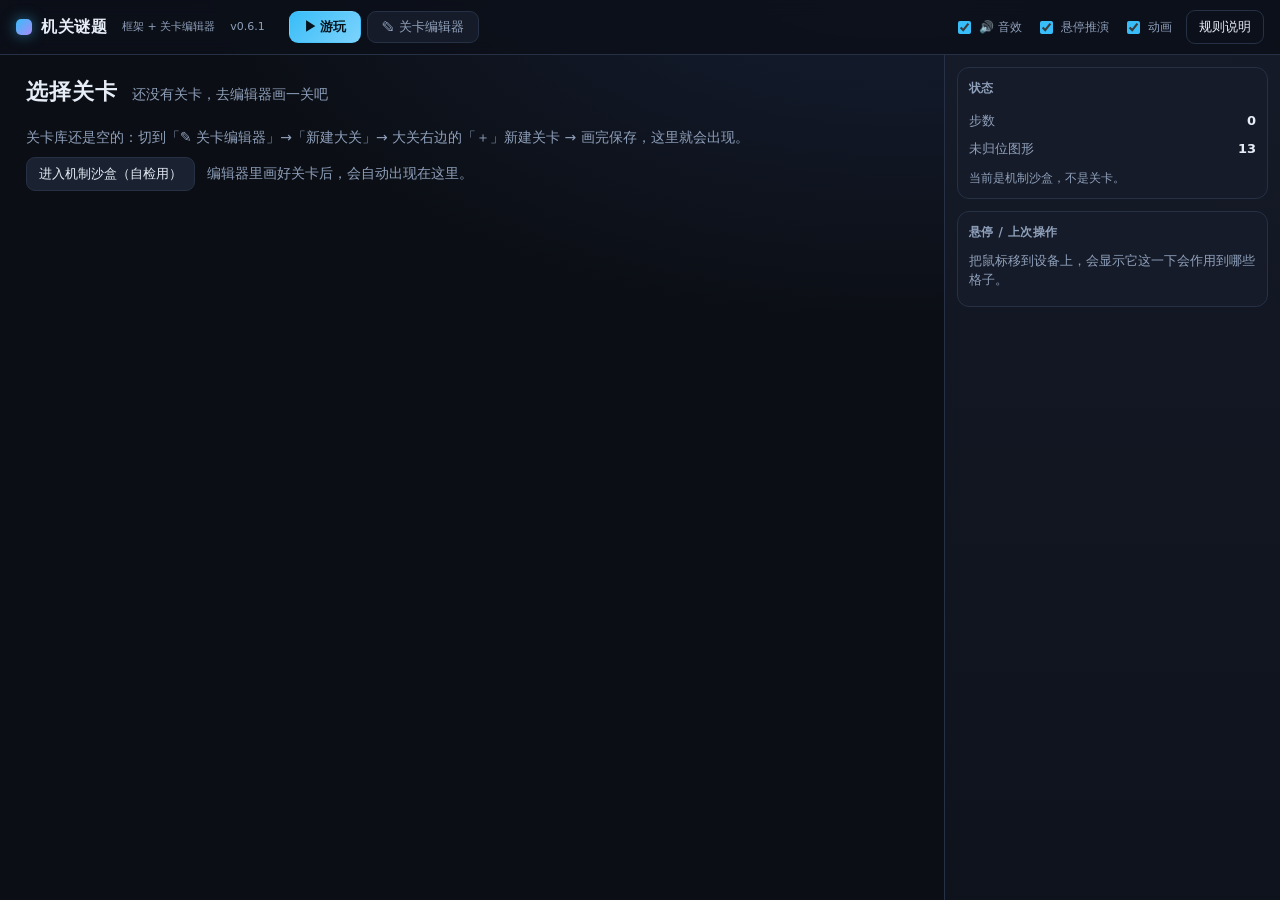
<file: index.html>
<!doctype html>
<html lang="zh-CN">
<head>
<meta charset="utf-8">
<meta name="viewport" content="width=device-width, initial-scale=1">
<title>机关谜题 · 游戏框架 + 关卡编辑器</title>
<link rel="stylesheet" href="css/style.css">
</head>
<body>
<div id="app">

  <header class="topbar">
    <div class="brand"><span class="logo"></span>机关谜题<span class="tiny">框架 + 关卡编辑器</span><span class="tiny" id="brand-ver"></span></div>

    <div class="tabs">
      <button class="tab is-on" id="tab-play" data-mode="play">▶ 游玩</button>
      <button class="tab" id="tab-edit" data-mode="edit">✎ 关卡编辑器</button>
    </div>

    <div class="grow"></div>

    <label class="chk" title="全部音效都是用 WebAudio 现场合成的，不需要素材文件"><input type="checkbox" id="chk-sfx" checked><span>🔊 音效</span></label>
    <label class="chk"><input type="checkbox" id="chk-preview" checked><span>悬停推演</span></label>
    <label class="chk"><input type="checkbox" id="chk-anim" checked><span>动画</span></label>
    <button class="btn ghost" id="btn-help">规则说明</button>
  </header>

  <main>
    <!-- ============ 编辑器左侧：当前关卡属性 + 关卡信息栏（大关 → 关卡） ============ -->
    <aside class="side left" id="tree-col" hidden>
      <div class="sec">
        <div class="sec-title">当前关卡</div>
        <input id="edit-name" class="input" placeholder="关卡名">
        <div class="row">
          <label class="mini">宽<input id="edit-w" class="num" type="number" min="1" max="60"></label>
          <label class="mini">高<input id="edit-h" class="num" type="number" min="1" max="60"></label>
          <button id="btn-resize" class="btn">应用尺寸</button>
        </div>
        <div class="row">
          <label class="mini" style="flex:1">所属大关
            <select id="edit-chapter" class="input" style="flex:1"></select>
          </label>
        </div>
        <div class="row">
          <button id="btn-edit-new" class="btn">新建关卡</button>
          <button id="btn-edit-saveas" class="btn">另存为副本</button>
        </div>
        <div class="row">
          <button id="btn-edit-del" class="btn danger">删除本关</button>
        </div>
      </div>

      <div class="sec">
        <div class="sec-title">关卡信息栏 <small>点关卡名打开编辑</small></div>
        <div id="tree" class="tree"></div>
      </div>

      <div class="sec">
        <div class="sec-title">大关管理</div>
        <div class="row">
          <button id="btn-chapter-add" class="btn">新建大关</button>
          <button id="btn-chapter-rename" class="btn">改名</button>
        </div>
        <div class="row">
          <button id="btn-chapter-del" class="btn danger">删除选中大关</button>
        </div>
        <div class="row">
          <button id="btn-progress-reset" class="btn">清空通关记录</button>
        </div>
      </div>

      <div class="sec">
        <div class="sec-title">关卡包 <small>搬去别的机器 / 塞进单文件版</small></div>
        <div class="row">
          <button id="btn-export-all" class="btn">导出整个关卡库</button>
        </div>
        <div class="row">
          <button id="btn-export-chapter" class="btn">导出选中大关</button>
          <button id="btn-import-bundle" class="btn">导入关卡包</button>
        </div>
        <div class="row">
          <button id="btn-seed-load" class="btn" hidden>导入内置关卡包</button>
        </div>
        <input type="file" id="file-bundle" accept=".json,application/json" hidden>
        <div class="hint" style="margin-top:7px;font-size:11.5px">
          想做成「一份带关卡的完整游戏」：先「导出整个关卡库」存成 <b>关卡库.json</b>，
          放到项目根目录，再双击 <b>build.cmd</b> 打包 —— 单文件版里就会带上这些关卡。
        </div>
      </div>
    </aside>

    <section class="board-col">

      <!-- ============ 游玩：关卡选择界面 ============ -->
      <div id="play-select" class="select-screen" hidden>
        <div class="select-inner">
          <div class="select-head">
            <div class="select-title">选择关卡</div>
            <div class="hint" id="progress-info"></div>
          </div>
          <div id="play-chapters"></div>
          <div class="select-tools">
            <button class="btn" id="btn-play-sandbox">进入机制沙盒（自检用）</button>
            <span class="hint">编辑器里画好关卡后，会自动出现在这里。</span>
          </div>
        </div>
      </div>

      <!-- ============ 游玩 / 编辑 舞台 ============ -->
      <div id="stage" class="stage">
        <div class="board-head">
          <h1 id="level-title">机关谜题</h1>
          <div id="board-sub" class="sub"></div>
        </div>

        <div class="board-wrap" id="board-wrap">
          <canvas id="board"></canvas>
          <div class="win-banner" id="win-banner" hidden>
            <div class="win-card">
              <div class="win-title">通 关 ！</div>
              <div class="win-sub" id="win-sub"></div>
              <div class="row center">
                <button class="btn" id="btn-win-save-sol" hidden>💾 记下这个解法</button>
              </div>
              <div class="row center">
                <button class="btn primary" id="btn-win-next">下一关 (Enter)</button>
                <button class="btn" id="btn-win-again">重玩 (R)</button>
                <button class="btn" id="btn-win-select">返回选关</button>
              </div>
            </div>
          </div>
        </div>

        <!-- 中间操作条：编辑模式 -->
        <div class="board-bar" id="edit-bar" hidden>
          <button id="btn-edit-play" class="btn primary">▶ 试玩 <kbd>S</kbd></button>
          <button id="btn-edit-save" class="btn">💾 保存并新建下一关 <kbd>Ctrl+S</kbd></button>
          <button id="btn-edit-undo" class="btn">撤销 <kbd>Ctrl+Z</kbd></button>
          <button id="btn-edit-clear" class="btn">清空物品</button>
          <span class="bar-sep"></span>
          <button id="btn-edit-export" class="btn">导出 JSON</button>
          <button id="btn-edit-import" class="btn">导入 JSON</button>
          <button id="btn-edit-json" class="btn">查看 / 编辑 JSON</button>
          <input type="file" id="file-import" accept=".json,application/json" hidden>
        </div>

        <!-- 中间操作条：游玩模式 -->
        <div class="board-bar" id="play-bar" hidden>
          <button id="btn-play-prev" class="btn">◀ 上一关</button>
          <button id="btn-play-undo" class="btn">撤回 <kbd>空格</kbd></button>
          <button id="btn-play-restart" class="btn">重开 <kbd>R</kbd></button>
          <button id="btn-play-next" class="btn">下一关 ▶</button>
          <span class="bar-sep"></span>
          <button id="btn-play-select" class="btn">选关 <kbd>Esc</kbd></button>
          <button id="btn-play-back" class="btn primary" hidden>返回编辑 <kbd>B</kbd></button>
        </div>

        <div class="board-foot">
          <span id="hint" class="hint">在编辑器里画出关卡，然后点「试玩」。</span>
          <span class="grow"></span>
          <span id="foot-right" class="hint dim"></span>
        </div>
      </div>
    </section>

    <aside class="side" id="side-col">

      <!-- ===================== 游玩面板：只剩信息，操作都在中间那条 ===================== -->
      <div class="panel" id="panel-play">
        <div class="sec">
          <div class="sec-title">状态</div>
          <div class="stat"><span>步数</span><b id="stat-moves">0</b></div>
          <div class="stat"><span>未归位图形</span><b id="stat-misplaced">0</b></div>
          <div class="note" id="play-note"></div>
        </div>

        <div class="sec">
          <div class="sec-title">悬停 / 上次操作</div>
          <div id="inspect" class="inspect">把鼠标移到设备上，会显示它这一下会作用到哪些格子。</div>
        </div>
      </div>

      <!-- ===================== 编辑面板：只剩画画相关 ===================== -->
      <div class="panel" id="panel-edit" hidden>
        <div class="sec">
          <div class="sec-title">笔刷
            <small>左键画 / 右键有东西=擦掉、空地=放下笔刷 / 中键吸取 / 滚轮换状态</small>
          </div>
          <div id="palette" class="palette"></div>
        </div>

        <div class="sec">
          <div class="sec-title">关卡体检</div>
          <div id="checkup" class="checkup"></div>
        </div>

        <div class="sec">
          <div class="sec-title">解法录制 <small>确认自己画的关确实可解</small></div>
          <div class="note" id="sol-info">还没记录解法</div>
          <div class="row">
            <button id="btn-sol-replay" class="btn">▶ 回放解法</button>
            <button id="btn-sol-clear" class="btn">清空解法</button>
          </div>
          <div class="hint" style="margin-top:7px;font-size:11.5px">
            怎么记录：按 <kbd>S</kbd> 试玩 → 通关 → 点通关横幅上的「💾 记下这个解法」。
            之后按 <kbd>B</kbd> 回到编辑器，<kbd>Ctrl+S</kbd> 存进关卡就行。
          </div>
        </div>

        <div class="sec">
          <div class="sec-title">快捷键</div>
          <div class="keys">
            <div><kbd>S</kbd> 试玩本关</div>
            <div><kbd>B</kbd> 试玩中返回编辑</div>
            <div><kbd>Ctrl+S</kbd> 保存并新建下一关（同尺寸）</div>
            <div><kbd>Ctrl+Z</kbd> 撤销　<kbd>R</kbd> 转笔刷（Shift 反向）</div>
            <div><kbd>滚轮</kbd> 设备换朝向；<b>正方形/圆形/方形目标/圆形目标之间循环</b></div>
            <div><kbd>中键</kbd> 吸取　<kbd>右键</kbd> 有东西=擦掉这一格（含目标）　空地=<b>放下笔刷</b></div>
            <div><kbd>Esc</kbd> 放下笔刷　<kbd>1</kbd>空地 <kbd>2</kbd>正方形 <kbd>3</kbd>圆形 <kbd>4</kbd>方形目标 <kbd>5</kbd>圆形目标 <kbd>0</kbd>取消目标</div>
          </div>
        </div>
      </div>

    </aside>
  </main>
</div>

<div class="modal" id="modal" hidden>
  <div class="modal-box">
    <div class="modal-head">
      <b id="modal-title">标题</b>
      <button class="btn ghost" id="modal-close">关闭</button>
    </div>
    <div class="modal-body" id="modal-body"></div>
  </div>
</div>

<div class="toast" id="toast" hidden></div>

<script src="js/core.js"></script>
<script src="js/rules.js"></script>
<script src="js/fx.js"></script>
<script src="js/sfx.js"></script>
<script src="js/library.js"></script>
<script src="js/render.js"></script>
<script src="js/app.js"></script>
</body>
</html>
</file>
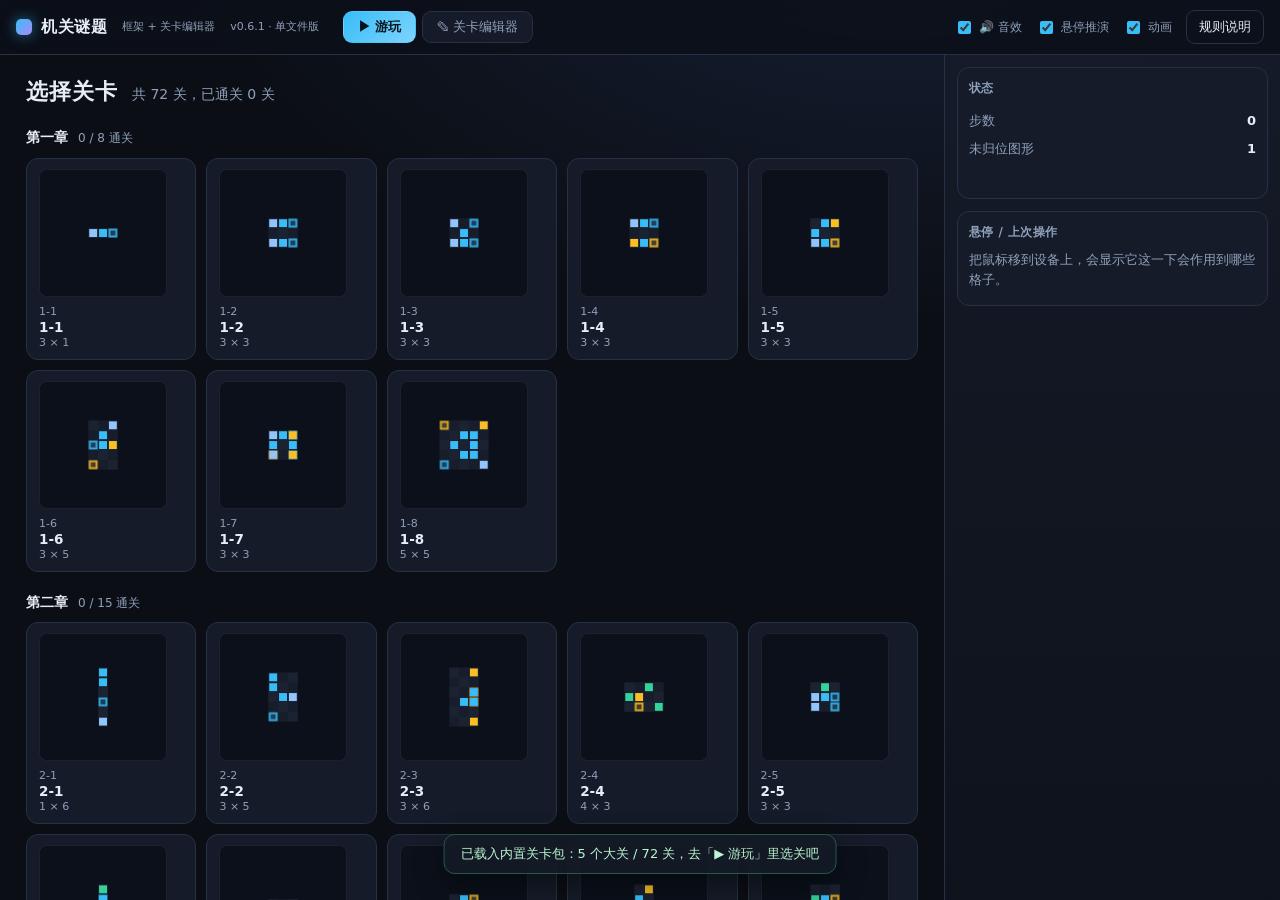
<file: docs/index.html>
<!doctype html>
<html lang="zh-CN">
<head>
<meta charset="utf-8">
<meta name="viewport" content="width=device-width, initial-scale=1">
<title>机关谜题 · v0.6.1（我的关卡库）（单文件版）</title>
<!-- 单文件版 v0.6.1 · 生成于 2026-09-19 10:13 · 内置关卡包：关卡库.json（5 大关 / 72 关） · 源文件：css/style.css, js/core.js, js/rules.js, js/fx.js, js/sfx.js, js/library.js, js/render.js, js/app.js -->
<style>
/* =============================================================================
 * 机关谜题 — 界面样式
 * ========================================================================== */
:root {
  --bg: #0b0e14;
  --bg2: #111725;
  --panel: #151b28;
  --panel2: #1a2231;
  --line: #263145;
  --text: #e6edf7;
  --dim: #8fa0bb;
  --accent: #38bdf8;
  --accent2: #a78bfa;
  --ok: #34d399;
  --bad: #f87171;
  --gold: #fbbf24;
}

* { box-sizing: border-box; }
/* hidden 属性必须真的隐藏：下面很多块自带 display:flex，会盖掉浏览器默认的 [hidden] 规则 */
[hidden] { display: none !important; }
html, body { height: 100%; }
body {
  margin: 0;
  background: radial-gradient(1200px 700px at 70% -10%, #162036 0%, var(--bg) 60%);
  color: var(--text);
  font: 14px/1.55 system-ui, -apple-system, "Segoe UI", "Microsoft YaHei", sans-serif;
  overflow: hidden;
}

#app { display: flex; flex-direction: column; height: 100vh; }

/* ---------------------------------------------------------------- 顶栏 */
.topbar {
  display: flex; align-items: center; gap: 14px;
  padding: 10px 16px;
  border-bottom: 1px solid var(--line);
  background: rgba(12,16,25,0.85);
  backdrop-filter: blur(8px);
  flex: none;
}
.brand { display: flex; align-items: center; gap: 9px; font-weight: 700; letter-spacing: 0.5px; font-size: 16px; }
.brand .tiny { font-size: 11px; font-weight: 400; color: var(--dim); margin-left: 6px; letter-spacing: 0; }
.logo {
  width: 16px; height: 16px; border-radius: 5px;
  background: linear-gradient(135deg, var(--accent), var(--accent2));
  box-shadow: 0 0 14px rgba(56,189,248,0.55);
}
.tabs { display: flex; gap: 6px; margin-left: 10px; }
.tab {
  border: 1px solid var(--line); background: var(--panel); color: var(--dim);
  padding: 6px 14px; border-radius: 9px; cursor: pointer; font-size: 13px;
  transition: .16s;
}
.tab:hover { color: var(--text); border-color: #33415c; }
.tab.is-on { color: #06121c; background: linear-gradient(135deg, var(--accent), #7dd3fc); border-color: transparent; font-weight: 600; }
.grow { flex: 1; }
.chk { display: flex; align-items: center; gap: 5px; color: var(--dim); font-size: 12px; user-select: none; cursor: pointer; }
.chk input { accent-color: var(--accent); }

/* ---------------------------------------------------------------- 按钮 */
.btn {
  border: 1px solid var(--line); background: var(--panel2); color: var(--text);
  padding: 7px 12px; border-radius: 9px; cursor: pointer; font-size: 13px;
  transition: .14s; white-space: nowrap;
}
.btn:hover { border-color: #3d4d6b; background: #202a3d; }
.btn:active { transform: translateY(1px); }
.btn.primary { background: linear-gradient(135deg, #0ea5e9, #38bdf8); border-color: transparent; color: #05121c; font-weight: 600; }
.btn.primary:hover { filter: brightness(1.08); }
.btn.danger { color: #fecaca; border-color: #52323a; }
.btn.danger:hover { background: #3a2028; }
.btn.ghost { background: transparent; }
.btn:disabled { opacity: .45; cursor: not-allowed; }

/* ---------------------------------------------------------------- 布局 */
main { flex: 1; display: flex; min-height: 0; }
.board-col { flex: 1; display: flex; flex-direction: column; min-width: 0; }
.board-head { display: flex; align-items: baseline; gap: 12px; padding: 12px 18px 4px; }
.board-head h1 { font-size: 17px; margin: 0; font-weight: 650; }
.board-head .sub { color: var(--dim); font-size: 12px; }
.board-wrap { flex: 1; position: relative; min-height: 0; padding: 6px 12px; }
#board { width: 100%; height: 100%; display: block; border-radius: 14px; }
.board-foot { display: flex; align-items: center; gap: 10px; padding: 8px 18px 12px; font-size: 12.5px; }
.hint { color: var(--dim); }

/* ---------------------------------------------------------------- 中间操作条 */
.board-bar {
  display: flex; align-items: center; justify-content: center; flex-wrap: wrap;
  gap: 8px; padding: 7px 18px 3px;
}
.board-bar .btn { padding: 6px 11px; font-size: 12.5px; display: inline-flex; align-items: center; }
.bar-sep { width: 1px; height: 20px; background: var(--line); margin: 0 4px; }
kbd {
  font: 11px/1 ui-monospace, Consolas, monospace;
  background: #0d131f; border: 1px solid var(--line); border-bottom-width: 2px;
  border-radius: 5px; padding: 2px 4px; color: #9fb3d1; margin-left: 3px;
}
.keys { font-size: 12px; color: var(--dim); display: flex; flex-direction: column; gap: 5px; }
.keys div { display: flex; align-items: center; gap: 3px; flex-wrap: wrap; }
.hint.dim { opacity: .7; }
.hint b { color: var(--text); font-weight: 600; }

/* ---------------------------------------------------------------- 侧栏 */
.side {
  width: 336px; flex: none; border-left: 1px solid var(--line);
  background: linear-gradient(180deg, rgba(21,27,40,0.9), rgba(14,19,29,0.9));
  overflow-y: auto; padding: 12px;
}
.side::-webkit-scrollbar { width: 9px; }
.side::-webkit-scrollbar-thumb { background: #2b3648; border-radius: 6px; }
.panel { display: flex; flex-direction: column; gap: 12px; }
.sec { background: var(--panel); border: 1px solid var(--line); border-radius: 12px; padding: 11px; }
.sec-title { font-size: 12px; font-weight: 650; color: var(--dim); letter-spacing: .4px; margin-bottom: 9px; display: flex; align-items: baseline; gap: 8px; }
.sec-title small { font-weight: 400; opacity: .72; font-size: 11px; letter-spacing: 0; }
.row { display: flex; gap: 8px; margin-top: 8px; flex-wrap: wrap; }
.row.center { justify-content: center; }
.input, .num {
  width: 100%; background: #0e1420; border: 1px solid var(--line); color: var(--text);
  border-radius: 9px; padding: 7px 10px; font-size: 13px; font-family: inherit;
}
.num { width: 62px; }
.input:focus, .num:focus { outline: none; border-color: var(--accent); }
.mini { display: flex; align-items: center; gap: 6px; color: var(--dim); font-size: 12px; }
.stat { display: flex; justify-content: space-between; padding: 4px 0; font-size: 13px; color: var(--dim); }
.stat b { color: var(--text); font-variant-numeric: tabular-nums; }
.note { color: var(--dim); font-size: 12px; margin-top: 6px; min-height: 18px; }
.inspect { font-size: 12.5px; color: var(--dim); min-height: 44px; }
.inspect b { color: var(--text); }
.inspect .ok { color: var(--ok); }
.inspect .bad { color: var(--bad); }

/* ---------------------------------------------------------------- 调色板 */
.palette { display: flex; flex-direction: column; gap: 10px; }
.pal-group { }
.pal-title { font-size: 11.5px; color: var(--dim); margin: 2px 0 5px; display: flex; justify-content: space-between; }
.pal-title em { font-style: normal; opacity: .6; }
.pal-btns { display: flex; flex-wrap: wrap; gap: 6px; }
.pal-btn {
  position: relative; padding: 3px; border-radius: 10px; cursor: pointer;
  border: 1px solid var(--line); background: #101725; transition: .12s;
  display: flex; flex-direction: column; align-items: center; gap: 2px;
}
.pal-btn:hover { border-color: #3d4d6b; transform: translateY(-1px); }
.pal-btn.is-on { border-color: var(--accent); box-shadow: 0 0 0 1px var(--accent), 0 0 14px rgba(56,189,248,.35); background: #14202f; }
.pal-btn canvas { display: block; border-radius: 8px; }
.pal-btn .lbl { font-size: 9.5px; color: var(--dim); max-width: 54px; text-align: center; line-height: 1.15; }
.pal-btn.is-on .lbl { color: var(--text); }

/* ---------------------------------------------------------------- 提示条 */
.toast {
  position: fixed; left: 50%; bottom: 26px; transform: translateX(-50%);
  background: rgba(20,26,38,0.96); border: 1px solid var(--line);
  color: var(--text); padding: 9px 16px; border-radius: 11px; font-size: 13px;
  box-shadow: 0 10px 30px rgba(0,0,0,.45); z-index: 60; max-width: 70vw;
}
.toast.bad { border-color: #5b2b33; color: #fecdd3; }
.toast.ok { border-color: #1f5c46; color: #bbf7d0; }

/* ---------------------------------------------------------------- 通关 */
.win-banner {
  position: absolute; inset: 0; display: flex; align-items: center; justify-content: center;
  background: rgba(6,10,16,0.55); border-radius: 14px; animation: fade .25s ease;
  z-index: 20;
}
.win-card {
  background: linear-gradient(180deg, #16202f, #101722);
  border: 1px solid #2f4460; border-radius: 16px; padding: 22px 30px;
  text-align: center; box-shadow: 0 20px 60px rgba(0,0,0,.6);
  animation: pop .32s cubic-bezier(.2,1.5,.4,1);
}
.win-title { font-size: 26px; font-weight: 800; letter-spacing: 4px; background: linear-gradient(135deg,#fde68a,#fbbf24,#f59e0b); -webkit-background-clip: text; background-clip: text; color: transparent; }
.win-sub { color: var(--dim); margin: 8px 0 14px; font-size: 13px; }
@keyframes pop { from { transform: scale(.82); opacity: 0; } to { transform: scale(1); opacity: 1; } }
@keyframes fade { from { opacity: 0; } to { opacity: 1; } }

/* ---------------------------------------------------------------- 弹窗 */
.modal { position: fixed; inset: 0; background: rgba(4,7,12,0.7); display: flex; align-items: center; justify-content: center; z-index: 80; }
.modal-box {
  width: min(880px, 92vw); max-height: 86vh; display: flex; flex-direction: column;
  background: var(--bg2); border: 1px solid var(--line); border-radius: 14px; overflow: hidden;
  box-shadow: 0 24px 70px rgba(0,0,0,.6);
}
.modal-head { display: flex; align-items: center; justify-content: space-between; padding: 12px 16px; border-bottom: 1px solid var(--line); }
.modal-body { padding: 16px; overflow-y: auto; }
.modal-body textarea {
  width: 100%; height: 46vh; background: #0b111c; color: #cfe3ff; border: 1px solid var(--line);
  border-radius: 10px; padding: 12px; font: 12px/1.5 ui-monospace, Consolas, monospace; resize: vertical;
}
.help-grid { display: grid; grid-template-columns: repeat(auto-fill, minmax(250px, 1fr)); gap: 12px; }
.help-card { background: var(--panel); border: 1px solid var(--line); border-radius: 12px; padding: 10px 12px; display: flex; gap: 10px; }
.help-card .hc-body { min-width: 0; }
.help-card .hc-name { font-weight: 650; font-size: 13.5px; margin-bottom: 3px; }
.help-card .hc-tip { color: var(--dim); font-size: 12px; }
.help-card .hc-states { color: #93a7c4; font-size: 11px; margin-top: 5px; }
.help-h { font-size: 13px; font-weight: 700; margin: 18px 0 8px; color: var(--accent); }
.help-list { color: var(--dim); font-size: 12.5px; padding-left: 18px; margin: 0; }
.help-list li { margin: 4px 0; }
.help-list b { color: var(--text); }

/* ---------------------------------------------------------------- 体检 */
.checkup { font-size: 12px; color: var(--dim); }
.checkup .warn { color: #fcd34d; }
.checkup .good { color: var(--ok); }
.checkup div { margin: 3px 0; }

/* ---------------------------------------------------------------- 编辑器左侧关卡信息栏 */
.side.left {
  width: 268px; border-left: none; border-right: 1px solid var(--line);
  background: linear-gradient(180deg, rgba(21,27,40,0.9), rgba(14,19,29,0.9));
}
.tree { font-size: 13px; }
.tree-chapter { margin-bottom: 6px; }
.tree-head {
  display: flex; align-items: center; gap: 6px; padding: 4px 6px;
  border-radius: 8px; cursor: pointer; user-select: none;
}
.tree-head:hover { background: #1b2333; }
.tree-head .caret { width: 12px; color: var(--dim); display: inline-block; transition: transform .15s; }
.tree-head.collapsed .caret { transform: rotate(-90deg); }
.tree-head b { font-weight: 600; }
.tree-head .cnt { margin-left: auto; color: var(--dim); font-size: 11px; }
.mini-btn {
  border: 1px solid var(--line); background: var(--panel2); color: var(--text);
  width: 22px; height: 22px; line-height: 1; border-radius: 7px; cursor: pointer;
  font-size: 13px; padding: 0; display: flex; align-items: center; justify-content: center;
}
.mini-btn:hover { border-color: var(--accent); color: var(--accent); }
.tree-levels { margin-left: 9px; border-left: 1px dashed #2b3648; padding-left: 7px; }
.tree-item {
  display: flex; align-items: center; gap: 6px; padding: 4px 8px;
  border-radius: 8px; cursor: pointer; color: var(--dim);
}
.tree-item:hover { background: #1b2333; color: var(--text); }
.tree-item.is-on { background: #14202f; color: var(--text); box-shadow: inset 0 0 0 1px var(--accent); }
.tree-item .num { color: #7f93b3; font-size: 11.5px; min-width: 26px; font-variant-numeric: tabular-nums; }
.tree-item .ok { margin-left: auto; color: var(--ok); font-size: 11px; }
.tree-empty { color: var(--dim); font-size: 12px; padding: 3px 8px; opacity: .8; }

/* ---------------------------------------------------------------- 游玩：关卡选择界面 */
.stage { flex: 1; display: flex; flex-direction: column; min-height: 0; }
.select-screen { flex: 1; overflow-y: auto; padding: 20px 26px 40px; }
.select-screen::-webkit-scrollbar { width: 9px; }
.select-screen::-webkit-scrollbar-thumb { background: #2b3648; border-radius: 6px; }
.select-inner { max-width: 1020px; margin: 0 auto; }
.select-head { display: flex; align-items: baseline; gap: 14px; margin-bottom: 18px; }
.select-title { font-size: 22px; font-weight: 700; letter-spacing: 1px; }
.chapter-block { margin-bottom: 20px; }
.chapter-title { font-size: 14px; font-weight: 650; margin-bottom: 9px; display: flex; align-items: baseline; gap: 10px; }
.chapter-title .hint { font-weight: 400; font-size: 12px; }
.level-grid { display: grid; grid-template-columns: repeat(auto-fill, minmax(150px, 1fr)); gap: 10px; }
.level-card {
  text-align: left; background: var(--panel); border: 1px solid var(--line);
  border-radius: 12px; padding: 10px 12px; cursor: pointer; color: var(--text);
  display: flex; flex-direction: column; gap: 1px; transition: .14s; font-family: inherit;
}
.level-card:hover { border-color: #3d4d6b; transform: translateY(-1px); background: #1b2433; }
.level-card.is-cleared { border-color: #23604a; background: linear-gradient(180deg, #12241e, #111a20); }
.level-card .lc-num { font-size: 11px; color: var(--dim); font-variant-numeric: tabular-nums; }
.level-card .lc-name { font-size: 13.5px; font-weight: 600; }
.level-card .lc-size { font-size: 11px; color: var(--dim); }
.level-card.is-cleared .lc-num { color: var(--ok); }
.level-card .lc-thumb {
  display: block; width: 100%; height: auto; border-radius: 8px; margin-bottom: 7px;
  background: #0e1420; border: 1px solid rgba(255,255,255,0.06);
}
.select-tools { display: flex; align-items: center; gap: 12px; margin-top: 8px; }

/* ---------------------------------------------------------------- 内置关卡包说明 */
.seed-note {
  background: linear-gradient(180deg, #17222f, #131a26);
  border: 1px solid #355074; border-left: 3px solid var(--accent);
  border-radius: 12px; padding: 12px 14px; margin-bottom: 18px; font-size: 13px;
}
.seed-note b { color: var(--accent); }
.seed-note .sn-body { color: var(--dim); font-size: 12.5px; margin-top: 4px; }
.seed-note .sn-row { display: flex; align-items: center; gap: 12px; margin-top: 10px; flex-wrap: wrap; }
/* 「内置关卡包有新版」提示：比普通说明条更醒目一点 */
.seed-note.is-update {
  background: linear-gradient(180deg, #20203a, #17182a);
  border-color: #4b4370; border-left-color: var(--accent2);
}
.seed-note.is-update b { color: var(--accent2); }
/* 换库前的备份条：低调，别抢戏 */
.seed-note.is-backup {
  background: #141a22; border-color: #2b3646; border-left-color: #46586f;
  margin-top: -8px;
}
.seed-note.is-backup b { color: var(--dim); }

</style>
</head>
<body>
<div id="app">

  <header class="topbar">
    <div class="brand"><span class="logo"></span>机关谜题<span class="tiny">框架 + 关卡编辑器</span><span class="tiny" id="brand-ver"></span></div>

    <div class="tabs">
      <button class="tab is-on" id="tab-play" data-mode="play">▶ 游玩</button>
      <button class="tab" id="tab-edit" data-mode="edit">✎ 关卡编辑器</button>
    </div>

    <div class="grow"></div>

    <label class="chk" title="全部音效都是用 WebAudio 现场合成的，不需要素材文件"><input type="checkbox" id="chk-sfx" checked><span>🔊 音效</span></label>
    <label class="chk"><input type="checkbox" id="chk-preview" checked><span>悬停推演</span></label>
    <label class="chk"><input type="checkbox" id="chk-anim" checked><span>动画</span></label>
    <button class="btn ghost" id="btn-help">规则说明</button>
  </header>

  <main>
    <!-- ============ 编辑器左侧：当前关卡属性 + 关卡信息栏（大关 → 关卡） ============ -->
    <aside class="side left" id="tree-col" hidden>
      <div class="sec">
        <div class="sec-title">当前关卡</div>
        <input id="edit-name" class="input" placeholder="关卡名">
        <div class="row">
          <label class="mini">宽<input id="edit-w" class="num" type="number" min="1" max="60"></label>
          <label class="mini">高<input id="edit-h" class="num" type="number" min="1" max="60"></label>
          <button id="btn-resize" class="btn">应用尺寸</button>
        </div>
        <div class="row">
          <label class="mini" style="flex:1">所属大关
            <select id="edit-chapter" class="input" style="flex:1"></select>
          </label>
        </div>
        <div class="row">
          <button id="btn-edit-new" class="btn">新建关卡</button>
          <button id="btn-edit-saveas" class="btn">另存为副本</button>
        </div>
        <div class="row">
          <button id="btn-edit-del" class="btn danger">删除本关</button>
        </div>
      </div>

      <div class="sec">
        <div class="sec-title">关卡信息栏 <small>点关卡名打开编辑</small></div>
        <div id="tree" class="tree"></div>
      </div>

      <div class="sec">
        <div class="sec-title">大关管理</div>
        <div class="row">
          <button id="btn-chapter-add" class="btn">新建大关</button>
          <button id="btn-chapter-rename" class="btn">改名</button>
        </div>
        <div class="row">
          <button id="btn-chapter-del" class="btn danger">删除选中大关</button>
        </div>
        <div class="row">
          <button id="btn-progress-reset" class="btn">清空通关记录</button>
        </div>
      </div>

      <div class="sec">
        <div class="sec-title">关卡包 <small>搬去别的机器 / 塞进单文件版</small></div>
        <div class="row">
          <button id="btn-export-all" class="btn">导出整个关卡库</button>
        </div>
        <div class="row">
          <button id="btn-export-chapter" class="btn">导出选中大关</button>
          <button id="btn-import-bundle" class="btn">导入关卡包</button>
        </div>
        <div class="row">
          <button id="btn-seed-load" class="btn" hidden>导入内置关卡包</button>
        </div>
        <input type="file" id="file-bundle" accept=".json,application/json" hidden>
        <div class="hint" style="margin-top:7px;font-size:11.5px">
          想做成「一份带关卡的完整游戏」：先「导出整个关卡库」存成 <b>关卡库.json</b>，
          放到项目根目录，再双击 <b>build.cmd</b> 打包 —— 单文件版里就会带上这些关卡。
        </div>
      </div>
    </aside>

    <section class="board-col">

      <!-- ============ 游玩：关卡选择界面 ============ -->
      <div id="play-select" class="select-screen" hidden>
        <div class="select-inner">
          <div class="select-head">
            <div class="select-title">选择关卡</div>
            <div class="hint" id="progress-info"></div>
          </div>
          <div id="play-chapters"></div>
          <div class="select-tools">
            <button class="btn" id="btn-play-sandbox">进入机制沙盒（自检用）</button>
            <span class="hint">编辑器里画好关卡后，会自动出现在这里。</span>
          </div>
        </div>
      </div>

      <!-- ============ 游玩 / 编辑 舞台 ============ -->
      <div id="stage" class="stage">
        <div class="board-head">
          <h1 id="level-title">机关谜题</h1>
          <div id="board-sub" class="sub"></div>
        </div>

        <div class="board-wrap" id="board-wrap">
          <canvas id="board"></canvas>
          <div class="win-banner" id="win-banner" hidden>
            <div class="win-card">
              <div class="win-title">通 关 ！</div>
              <div class="win-sub" id="win-sub"></div>
              <div class="row center">
                <button class="btn" id="btn-win-save-sol" hidden>💾 记下这个解法</button>
              </div>
              <div class="row center">
                <button class="btn primary" id="btn-win-next">下一关 (Enter)</button>
                <button class="btn" id="btn-win-again">重玩 (R)</button>
                <button class="btn" id="btn-win-select">返回选关</button>
              </div>
            </div>
          </div>
        </div>

        <!-- 中间操作条：编辑模式 -->
        <div class="board-bar" id="edit-bar" hidden>
          <button id="btn-edit-play" class="btn primary">▶ 试玩 <kbd>S</kbd></button>
          <button id="btn-edit-save" class="btn">💾 保存并新建下一关 <kbd>Ctrl+S</kbd></button>
          <button id="btn-edit-undo" class="btn">撤销 <kbd>Ctrl+Z</kbd></button>
          <button id="btn-edit-clear" class="btn">清空物品</button>
          <span class="bar-sep"></span>
          <button id="btn-edit-export" class="btn">导出 JSON</button>
          <button id="btn-edit-import" class="btn">导入 JSON</button>
          <button id="btn-edit-json" class="btn">查看 / 编辑 JSON</button>
          <input type="file" id="file-import" accept=".json,application/json" hidden>
        </div>

        <!-- 中间操作条：游玩模式 -->
        <div class="board-bar" id="play-bar" hidden>
          <button id="btn-play-prev" class="btn">◀ 上一关</button>
          <button id="btn-play-undo" class="btn">撤回 <kbd>空格</kbd></button>
          <button id="btn-play-restart" class="btn">重开 <kbd>R</kbd></button>
          <button id="btn-play-next" class="btn">下一关 ▶</button>
          <span class="bar-sep"></span>
          <button id="btn-play-select" class="btn">选关 <kbd>Esc</kbd></button>
          <button id="btn-play-back" class="btn primary" hidden>返回编辑 <kbd>B</kbd></button>
        </div>

        <div class="board-foot">
          <span id="hint" class="hint">在编辑器里画出关卡，然后点「试玩」。</span>
          <span class="grow"></span>
          <span id="foot-right" class="hint dim"></span>
        </div>
      </div>
    </section>

    <aside class="side" id="side-col">

      <!-- ===================== 游玩面板：只剩信息，操作都在中间那条 ===================== -->
      <div class="panel" id="panel-play">
        <div class="sec">
          <div class="sec-title">状态</div>
          <div class="stat"><span>步数</span><b id="stat-moves">0</b></div>
          <div class="stat"><span>未归位图形</span><b id="stat-misplaced">0</b></div>
          <div class="note" id="play-note"></div>
        </div>

        <div class="sec">
          <div class="sec-title">悬停 / 上次操作</div>
          <div id="inspect" class="inspect">把鼠标移到设备上，会显示它这一下会作用到哪些格子。</div>
        </div>
      </div>

      <!-- ===================== 编辑面板：只剩画画相关 ===================== -->
      <div class="panel" id="panel-edit" hidden>
        <div class="sec">
          <div class="sec-title">笔刷
            <small>左键画 / 右键有东西=擦掉、空地=放下笔刷 / 中键吸取 / 滚轮换状态</small>
          </div>
          <div id="palette" class="palette"></div>
        </div>

        <div class="sec">
          <div class="sec-title">关卡体检</div>
          <div id="checkup" class="checkup"></div>
        </div>

        <div class="sec">
          <div class="sec-title">解法录制 <small>确认自己画的关确实可解</small></div>
          <div class="note" id="sol-info">还没记录解法</div>
          <div class="row">
            <button id="btn-sol-replay" class="btn">▶ 回放解法</button>
            <button id="btn-sol-clear" class="btn">清空解法</button>
          </div>
          <div class="hint" style="margin-top:7px;font-size:11.5px">
            怎么记录：按 <kbd>S</kbd> 试玩 → 通关 → 点通关横幅上的「💾 记下这个解法」。
            之后按 <kbd>B</kbd> 回到编辑器，<kbd>Ctrl+S</kbd> 存进关卡就行。
          </div>
        </div>

        <div class="sec">
          <div class="sec-title">快捷键</div>
          <div class="keys">
            <div><kbd>S</kbd> 试玩本关</div>
            <div><kbd>B</kbd> 试玩中返回编辑</div>
            <div><kbd>Ctrl+S</kbd> 保存并新建下一关（同尺寸）</div>
            <div><kbd>Ctrl+Z</kbd> 撤销　<kbd>R</kbd> 转笔刷（Shift 反向）</div>
            <div><kbd>滚轮</kbd> 设备换朝向；<b>正方形/圆形/方形目标/圆形目标之间循环</b></div>
            <div><kbd>中键</kbd> 吸取　<kbd>右键</kbd> 有东西=擦掉这一格（含目标）　空地=<b>放下笔刷</b></div>
            <div><kbd>Esc</kbd> 放下笔刷　<kbd>1</kbd>空地 <kbd>2</kbd>正方形 <kbd>3</kbd>圆形 <kbd>4</kbd>方形目标 <kbd>5</kbd>圆形目标 <kbd>0</kbd>取消目标</div>
          </div>
        </div>
      </div>

    </aside>
  </main>
</div>

<div class="modal" id="modal" hidden>
  <div class="modal-box">
    <div class="modal-head">
      <b id="modal-title">标题</b>
      <button class="btn ghost" id="modal-close">关闭</button>
    </div>
    <div class="modal-body" id="modal-body"></div>
  </div>
</div>

<div class="toast" id="toast" hidden></div>

<script>window.MP_SINGLE_FILE = true;</script>
<script>/* 内置关卡包：第一次打开会自动装进关卡库 */
window.MP_SEED = {"format":"mp-level-bundle","version":1,"name":"我的关卡库","exportedAt":"2026-09-19","chapters":[{"id":"chmu7sjbaxsbn9","name":"第一章","levels":["Lmu7sjbax9365","Lmu7sjbaxtqkc","Lmu7sjbaxb9wg","Lmu7sjbaxdizn","Lmu7sjbaxmdoz","Lmu7sjbaxjcwi","Lmu7sjbaxx9qq","Lmu7sjbax0fk0"]},{"id":"chmu7sjbaxnby6","name":"第二章","levels":["Lmu7sjbaxhqzw","Lmu7sjbaxvd4g","Lmu7sjbaxl9tb","Lmu7sjbaxigoy","Lmu7sjbaxno08","Lmu7sjbax2xcd","Lmu7sjbaxvqdd","Lmu7sjbaxxakc","Lmu7sjbaxpw4p","Lmu7sjbaxeg9x","Lmu7sjbax8ku9","Lmu7sjbaxz8f8","Lmu7sjbax1lap","Lmu7sjbax647d","Lmu7sjbaxa6f0"]},{"id":"chmu7sjbaxvtgo","name":"第三章","levels":["Lmu7sjbaxr9pl","Lmu7sjbaxxgz7","Lmu7svadkubic","Lmu7svoh0sew5","Lmu7swifclwxd","Lmu7sz3kfzfxv","Lmu7szsmtkvzh","Lmu7t0rxtw3va","Lmu7t1mgxk3ww","Lmu7t20ego45p","Lmu7t2qyps42j","Lmu7t3r8x8354","Lmu7t4qeqx9kl","Lmu7tag0vzxof","Lmu7tbmo0sg1v","Lmu7tc64q7g8n","Lmu7tdook4pwy","Lmu7tedjk9c6o","Lmu7tfuhu56c7","Lmu7tgs4dgpl7","Lmu7tvls96lp7","Lmu7tw2sac9pt","Lmu83r5grj369"]},{"id":"chmu83t84p5z1b","name":"第四章","levels":["Lmu83tcnkfeml","Lmu83tv7dfy5f","Lmu83ucv8j0al","Lmu83urnruv31","Lmu83vixs8pqj","Lmu83w55drfhs","Lmu83wweuny8j","Lmu83xbkpr3x2","Lmu83xrjo8jgf","Lmu83y9yjbr1y","Lmu83yz8jcfc2","Lmu83zm5117az","Lmu843tcjb4qm","Lmu8447pzhu1v","Lmu844nczyg08","Lmu845gdh6ffz","Lmu846fvd2id8","Lmu847ymg372v","Lmu84bcmzqwge","Lmu84s2upp3k0","Lmu84ynnzt6eo","Lmu8528gwau9m"]},{"id":"chmu85czuomjqw","name":"第五章","levels":["Lmu85d1665zjq","Lmu85prlvtxxa","Lmu85qk599i5z","Lmu86prtan831"]}],"levels":{"Lmu7sjbax9365":{"id":"Lmu7sjbax9365","name":"1-1","w":3,"h":1,"note":"","cells":[{"t":0,"goal":null,"item":{"k":"square"}},{"t":0,"goal":null,"item":{"k":"device","type":"swap","s":"lr"}},{"t":0,"goal":"square","item":null}],"solution":null,"chapter":"chmu7sjbaxsbn9","updated":1789786273785},"Lmu7sjbaxtqkc":{"id":"Lmu7sjbaxtqkc","name":"1-2","w":3,"h":3,"note":"","cells":[{"t":0,"goal":null,"item":{"k":"square"}},{"t":0,"goal":null,"item":{"k":"device","type":"swap","s":"lr"}},{"t":0,"goal":"square","item":null},{"t":0,"goal":null,"item":null},{"t":0,"goal":null,"item":null},{"t":0,"goal":null,"item":null},{"t":0,"goal":null,"item":{"k":"square"}},{"t":0,"goal":null,"item":{"k":"device","type":"swap","s":"lr"}},{"t":0,"goal":"square","item":null}],"solution":null,"chapter":"chmu7sjbaxsbn9","updated":1789786273785},"Lmu7sjbaxb9wg":{"id":"Lmu7sjbaxb9wg","name":"1-3","w":3,"h":3,"note":"","cells":[{"t":0,"goal":null,"item":{"k":"square"}},{"t":0,"goal":null,"item":null},{"t":0,"goal":"square","item":null},{"t":0,"goal":null,"item":null},{"t":0,"goal":null,"item":{"k":"device","type":"swap","s":"ud"}},{"t":0,"goal":null,"item":null},{"t":0,"goal":null,"item":{"k":"square"}},{"t":0,"goal":null,"item":{"k":"device","type":"swap","s":"lr"}},{"t":0,"goal":"square","item":null}],"solution":null,"chapter":"chmu7sjbaxsbn9","updated":1789786273785},"Lmu7sjbaxdizn":{"id":"Lmu7sjbaxdizn","name":"1-4","w":3,"h":3,"note":"","cells":[{"t":0,"goal":null,"item":{"k":"square"}},{"t":0,"goal":null,"item":{"k":"device","type":"swap","s":"lr"}},{"t":0,"goal":"square","item":null},{"t":0,"goal":null,"item":null},{"t":0,"goal":null,"item":null},{"t":0,"goal":null,"item":null},{"t":0,"goal":null,"item":{"k":"circle"}},{"t":0,"goal":null,"item":{"k":"device","type":"swap","s":"lr"}},{"t":0,"goal":"circle","item":null}],"solution":null,"chapter":"chmu7sjbaxsbn9","updated":1789786273785},"Lmu7sjbaxmdoz":{"id":"Lmu7sjbaxmdoz","name":"1-5","w":3,"h":3,"note":"","cells":[{"t":0,"goal":null,"item":null},{"t":0,"goal":null,"item":{"k":"device","type":"swap","s":"lr"}},{"t":0,"goal":null,"item":{"k":"circle"}},{"t":0,"goal":null,"item":{"k":"device","type":"swap","s":"ud"}},{"t":0,"goal":null,"item":null},{"t":0,"goal":null,"item":null},{"t":0,"goal":null,"item":{"k":"square"}},{"t":0,"goal":null,"item":{"k":"device","type":"swap","s":"lr"}},{"t":0,"goal":"circle","item":null}],"solution":null,"chapter":"chmu7sjbaxsbn9","updated":1789786273785},"Lmu7sjbaxjcwi":{"id":"Lmu7sjbaxjcwi","name":"1-6","w":3,"h":5,"note":"","cells":[{"t":0,"goal":null,"item":null},{"t":0,"goal":null,"item":null},{"t":0,"goal":null,"item":{"k":"square"}},{"t":0,"goal":null,"item":null},{"t":0,"goal":null,"item":{"k":"device","type":"swap","s":"dl_ur"}},{"t":0,"goal":null,"item":null},{"t":0,"goal":"square","item":null},{"t":0,"goal":null,"item":{"k":"device","type":"swap","s":"ud"}},{"t":0,"goal":null,"item":{"k":"circle"}},{"t":0,"goal":null,"item":null},{"t":0,"goal":null,"item":null},{"t":0,"goal":null,"item":null},{"t":0,"goal":"circle","item":null},{"t":0,"goal":null,"item":null},{"t":0,"goal":null,"item":null}],"solution":null,"chapter":"chmu7sjbaxsbn9","updated":1789786273785},"Lmu7sjbaxx9qq":{"id":"Lmu7sjbaxx9qq","name":"1-7","w":3,"h":3,"note":"","cells":[{"t":0,"goal":null,"item":{"k":"square"}},{"t":0,"goal":null,"item":{"k":"device","type":"swap","s":"lr"}},{"t":0,"goal":"square","item":{"k":"circle"}},{"t":0,"goal":null,"item":{"k":"device","type":"swap","s":"ud"}},{"t":0,"goal":null,"item":null},{"t":0,"goal":null,"item":{"k":"device","type":"swap","s":"ud"}},{"t":0,"goal":"circle","item":{"k":"square"}},{"t":0,"goal":null,"item":null},{"t":0,"goal":"square","item":{"k":"circle"}}],"solution":null,"chapter":"chmu7sjbaxsbn9","updated":1789786273785},"Lmu7sjbax0fk0":{"id":"Lmu7sjbax0fk0","name":"1-8","w":5,"h":5,"note":"","cells":[{"t":0,"goal":"circle","item":null},{"t":0,"goal":null,"item":null},{"t":0,"goal":null,"item":null},{"t":0,"goal":null,"item":null},{"t":0,"goal":null,"item":{"k":"circle"}},{"t":0,"goal":null,"item":null},{"t":0,"goal":null,"item":null},{"t":0,"goal":null,"item":{"k":"device","type":"swap","s":"lr"}},{"t":0,"goal":null,"item":{"k":"device","type":"swap","s":"ul_dr"}},{"t":0,"goal":null,"item":null},{"t":0,"goal":null,"item":null},{"t":0,"goal":null,"item":{"k":"device","type":"swap","s":"ud"}},{"t":0,"goal":null,"item":null},{"t":0,"goal":null,"item":{"k":"device","type":"swap","s":"ud"}},{"t":0,"goal":null,"item":null},{"t":0,"goal":null,"item":null},{"t":0,"goal":null,"item":null},{"t":0,"goal":null,"item":{"k":"device","type":"swap","s":"lr"}},{"t":0,"goal":null,"item":{"k":"device","type":"swap","s":"dl_ur"}},{"t":0,"goal":null,"item":null},{"t":0,"goal":"square","item":null},{"t":0,"goal":null,"item":null},{"t":0,"goal":null,"item":null},{"t":0,"goal":null,"item":null},{"t":0,"goal":null,"item":{"k":"square"}}],"solution":null,"chapter":"chmu7sjbaxsbn9","updated":1789786273785},"Lmu7sjbaxhqzw":{"id":"Lmu7sjbaxhqzw","name":"2-1","w":1,"h":6,"note":"","cells":[{"t":0,"goal":null,"item":{"k":"device","type":"swap","s":"ud"}},{"t":0,"goal":null,"item":{"k":"device","type":"swap","s":"ud"}},{"t":0,"goal":null,"item":null},{"t":0,"goal":"square","item":null},{"t":0,"goal":null,"item":null},{"t":0,"goal":null,"item":{"k":"square"}}],"solution":null,"chapter":"chmu7sjbaxnby6","updated":1789786273785},"Lmu7sjbaxvd4g":{"id":"Lmu7sjbaxvd4g","name":"2-2","w":3,"h":5,"note":"","cells":[{"t":0,"goal":null,"item":{"k":"device","type":"swap","s":"ud"}},{"t":0,"goal":null,"item":null},{"t":0,"goal":null,"item":null},{"t":0,"goal":null,"item":{"k":"device","type":"swap","s":"ud"}},{"t":0,"goal":null,"item":null},{"t":0,"goal":null,"item":null},{"t":0,"goal":null,"item":null},{"t":0,"goal":null,"item":{"k":"device","type":"swap","s":"lr"}},{"t":0,"goal":null,"item":{"k":"square"}},{"t":0,"goal":null,"item":null},{"t":0,"goal":null,"item":null},{"t":0,"goal":null,"item":null},{"t":0,"goal":"square","item":null},{"t":0,"goal":null,"item":null},{"t":0,"goal":null,"item":null}],"solution":null,"chapter":"chmu7sjbaxnby6","updated":1789786273785},"Lmu7sjbaxl9tb":{"id":"Lmu7sjbaxl9tb","name":"2-3","w":3,"h":6,"note":"","cells":[{"t":0,"goal":null,"item":null},{"t":0,"goal":null,"item":null},{"t":0,"goal":null,"item":{"k":"circle"}},{"t":0,"goal":null,"item":null},{"t":0,"goal":null,"item":null},{"t":0,"goal":null,"item":null},{"t":0,"goal":null,"item":null},{"t":0,"goal":null,"item":null},{"t":0,"goal":"circle","item":{"k":"device","type":"swap","s":"ud"}},{"t":0,"goal":null,"item":null},{"t":0,"goal":null,"item":{"k":"device","type":"swap","s":"lr"}},{"t":0,"goal":"circle","item":{"k":"device","type":"swap","s":"ud"}},{"t":0,"goal":null,"item":null},{"t":0,"goal":null,"item":null},{"t":0,"goal":null,"item":null},{"t":0,"goal":null,"item":null},{"t":0,"goal":null,"item":null},{"t":0,"goal":null,"item":{"k":"circle"}}],"solution":null,"chapter":"chmu7sjbaxnby6","updated":1789786273785},"Lmu7sjbaxigoy":{"id":"Lmu7sjbaxigoy","name":"2-4","w":4,"h":3,"note":"","cells":[{"t":0,"goal":null,"item":null},{"t":0,"goal":null,"item":null},{"t":0,"goal":null,"item":{"k":"device","type":"push","s":"D"}},{"t":0,"goal":null,"item":null},{"t":0,"goal":null,"item":{"k":"device","type":"push","s":"R"}},{"t":0,"goal":null,"item":{"k":"circle"}},{"t":0,"goal":null,"item":null},{"t":0,"goal":null,"item":null},{"t":0,"goal":null,"item":null},{"t":0,"goal":"circle","item":null},{"t":0,"goal":null,"item":null},{"t":0,"goal":null,"item":{"k":"device","type":"push","s":"L"}}],"solution":null,"chapter":"chmu7sjbaxnby6","updated":1789786273785},"Lmu7sjbaxno08":{"id":"Lmu7sjbaxno08","name":"2-5","w":3,"h":3,"note":"","cells":[{"t":0,"goal":null,"item":null},{"t":0,"goal":null,"item":{"k":"device","type":"push","s":"D"}},{"t":0,"goal":null,"item":null},{"t":0,"goal":null,"item":{"k":"square"}},{"t":0,"goal":null,"item":{"k":"device","type":"swap","s":"lr"}},{"t":0,"goal":"square","item":null},{"t":0,"goal":null,"item":{"k":"square"}},{"t":0,"goal":null,"item":null},{"t":0,"goal":"square","item":null}],"solution":null,"chapter":"chmu7sjbaxnby6","updated":1789786273785},"Lmu7sjbax2xcd":{"id":"Lmu7sjbax2xcd","name":"2-6","w":1,"h":5,"note":"","cells":[{"t":0,"goal":null,"item":{"k":"device","type":"push","s":"D"}},{"t":0,"goal":"square","item":{"k":"device","type":"swap","s":"ud"}},{"t":0,"goal":null,"item":null},{"t":0,"goal":null,"item":{"k":"square"}},{"t":0,"goal":null,"item":null}],"solution":null,"chapter":"chmu7sjbaxnby6","updated":1789786273785},"Lmu7sjbaxvqdd":{"id":"Lmu7sjbaxvqdd","name":"2-7","w":3,"h":2,"note":"","cells":[{"t":0,"goal":null,"item":null},{"t":0,"goal":null,"item":{"k":"device","type":"swap","s":"dl_dr"}},{"t":0,"goal":null,"item":null},{"t":0,"goal":null,"item":{"k":"circle"}},{"t":0,"goal":null,"item":null},{"t":0,"goal":"circle","item":null}],"solution":null,"chapter":"chmu7sjbaxnby6","updated":1789786273785},"Lmu7sjbaxxakc":{"id":"Lmu7sjbaxxakc","name":"2-8","w":3,"h":3,"note":"","cells":[{"t":0,"goal":null,"item":null},{"t":0,"goal":null,"item":{"k":"device","type":"swap","s":"d_r"}},{"t":0,"goal":"circle","item":null},{"t":0,"goal":null,"item":{"k":"device","type":"swap","s":"d_r"}},{"t":0,"goal":null,"item":null},{"t":0,"goal":null,"item":null},{"t":0,"goal":null,"item":{"k":"circle"}},{"t":0,"goal":null,"item":null},{"t":0,"goal":null,"item":null}],"solution":[[0,1],[1,0]],"chapter":"chmu7sjbaxnby6","updated":1789786273785},"Lmu7sjbaxpw4p":{"id":"Lmu7sjbaxpw4p","name":"2-9","w":2,"h":5,"note":"","cells":[{"t":0,"goal":null,"item":null},{"t":0,"goal":null,"item":{"k":"circle"}},{"t":0,"goal":null,"item":{"k":"device","type":"swap","s":"ur_dr"}},{"t":0,"goal":null,"item":null},{"t":0,"goal":null,"item":{"k":"device","type":"swap","s":"ud"}},{"t":0,"goal":null,"item":null},{"t":0,"goal":null,"item":null},{"t":0,"goal":null,"item":null},{"t":0,"goal":null,"item":null},{"t":0,"goal":"circle","item":null}],"solution":null,"chapter":"chmu7sjbaxnby6","updated":1789786273785},"Lmu7sjbaxeg9x":{"id":"Lmu7sjbaxeg9x","name":"2-10","w":3,"h":5,"note":"","cells":[{"t":0,"goal":null,"item":null},{"t":0,"goal":null,"item":null},{"t":0,"goal":null,"item":null},{"t":0,"goal":null,"item":{"k":"device","type":"push","s":"R"}},{"t":0,"goal":null,"item":{"k":"device","type":"swap","s":"ud"}},{"t":0,"goal":"circle","item":null},{"t":0,"goal":null,"item":null},{"t":0,"goal":null,"item":{"k":"device","type":"push","s":"D"}},{"t":0,"goal":null,"item":null},{"t":0,"goal":null,"item":null},{"t":0,"goal":null,"item":{"k":"circle"}},{"t":0,"goal":null,"item":null},{"t":0,"goal":null,"item":null},{"t":0,"goal":null,"item":null},{"t":0,"goal":null,"item":null}],"solution":null,"chapter":"chmu7sjbaxnby6","updated":1789786273785},"Lmu7sjbax8ku9":{"id":"Lmu7sjbax8ku9","name":"2-11","w":3,"h":3,"note":"","cells":[{"t":0,"goal":null,"item":null},{"t":0,"goal":null,"item":null},{"t":0,"goal":"circle","item":null},{"t":0,"goal":null,"item":{"k":"device","type":"push","s":"R"}},{"t":0,"goal":null,"item":{"k":"device","type":"swap","s":"ud"}},{"t":0,"goal":null,"item":null},{"t":0,"goal":null,"item":{"k":"device","type":"push","s":"U"}},{"t":0,"goal":null,"item":{"k":"square"}},{"t":0,"goal":"square","item":{"k":"circle"}}],"solution":null,"chapter":"chmu7sjbaxnby6","updated":1789786273785},"Lmu7sjbaxz8f8":{"id":"Lmu7sjbaxz8f8","name":"2-12","w":4,"h":4,"note":"","cells":[{"t":0,"goal":null,"item":null},{"t":0,"goal":"square","item":null},{"t":0,"goal":null,"item":{"k":"device","type":"swap","s":"lr"}},{"t":0,"goal":null,"item":{"k":"device","type":"push","s":"D"}},{"t":0,"goal":null,"item":null},{"t":0,"goal":null,"item":null},{"t":0,"goal":null,"item":null},{"t":0,"goal":null,"item":null},{"t":0,"goal":null,"item":{"k":"device","type":"swap","s":"ur_dr"}},{"t":0,"goal":null,"item":{"k":"square"}},{"t":0,"goal":null,"item":null},{"t":0,"goal":null,"item":null},{"t":0,"goal":null,"item":null},{"t":0,"goal":null,"item":{"k":"device","type":"push","s":"U"}},{"t":0,"goal":null,"item":null},{"t":0,"goal":null,"item":null}],"solution":null,"chapter":"chmu7sjbaxnby6","updated":1789786273785},"Lmu7sjbax1lap":{"id":"Lmu7sjbax1lap","name":"2-13","w":2,"h":8,"note":"","cells":[{"t":0,"goal":null,"item":null},{"t":0,"goal":"square","item":null},{"t":0,"goal":null,"item":null},{"t":0,"goal":null,"item":null},{"t":0,"goal":null,"item":null},{"t":0,"goal":null,"item":null},{"t":0,"goal":null,"item":null},{"t":0,"goal":null,"item":null},{"t":0,"goal":null,"item":{"k":"device","type":"swap","s":"ur_dr"}},{"t":0,"goal":null,"item":{"k":"square"}},{"t":0,"goal":null,"item":null},{"t":0,"goal":null,"item":{"k":"device","type":"push","s":"U"}},{"t":0,"goal":null,"item":null},{"t":0,"goal":null,"item":{"k":"device","type":"push","s":"U"}},{"t":0,"goal":null,"item":null},{"t":0,"goal":null,"item":{"k":"device","type":"push","s":"U"}}],"solution":null,"chapter":"chmu7sjbaxnby6","updated":1789786273785},"Lmu7sjbax647d":{"id":"Lmu7sjbax647d","name":"2-14","w":5,"h":5,"note":"","cells":[{"t":0,"goal":"circle","item":null},{"t":0,"goal":null,"item":{"k":"circle"}},{"t":0,"goal":null,"item":{"k":"device","type":"swap","s":"ud"}},{"t":0,"goal":null,"item":null},{"t":0,"goal":null,"item":null},{"t":0,"goal":null,"item":null},{"t":0,"goal":null,"item":{"k":"device","type":"swap","s":"dl_dr"}},{"t":0,"goal":null,"item":{"k":"device","type":"swap","s":"ud"}},{"t":0,"goal":null,"item":null},{"t":0,"goal":null,"item":null},{"t":0,"goal":null,"item":null},{"t":0,"goal":"square","item":null},{"t":0,"goal":null,"item":null},{"t":0,"goal":null,"item":{"k":"device","type":"push","s":"L"}},{"t":0,"goal":null,"item":{"k":"device","type":"push","s":"L"}},{"t":0,"goal":null,"item":null},{"t":0,"goal":null,"item":null},{"t":0,"goal":null,"item":null},{"t":0,"goal":null,"item":null},{"t":0,"goal":null,"item":null},{"t":0,"goal":"circle","item":null},{"t":0,"goal":null,"item":{"k":"circle"}},{"t":0,"goal":null,"item":{"k":"square"}},{"t":0,"goal":null,"item":null},{"t":0,"goal":null,"item":null}],"solution":null,"chapter":"chmu7sjbaxnby6","updated":1789786273785},"Lmu7sjbaxa6f0":{"id":"Lmu7sjbaxa6f0","name":"2-15","w":6,"h":5,"note":"","cells":[{"t":0,"goal":null,"item":null},{"t":0,"goal":"circle","item":null},{"t":0,"goal":null,"item":{"k":"circle"}},{"t":0,"goal":null,"item":null},{"t":0,"goal":null,"item":null},{"t":0,"goal":null,"item":null},{"t":0,"goal":null,"item":null},{"t":0,"goal":null,"item":null},{"t":0,"goal":null,"item":{"k":"device","type":"swap","s":"dl_dr"}},{"t":0,"goal":null,"item":{"k":"device","type":"swap","s":"ud"}},{"t":0,"goal":null,"item":null},{"t":0,"goal":null,"item":null},{"t":0,"goal":null,"item":null},{"t":0,"goal":null,"item":null},{"t":0,"goal":null,"item":null},{"t":0,"goal":null,"item":{"k":"device","type":"swap","s":"ud"}},{"t":0,"goal":null,"item":{"k":"device","type":"push","s":"L"}},{"t":0,"goal":null,"item":{"k":"device","type":"push","s":"L"}},{"t":0,"goal":null,"item":null},{"t":0,"goal":null,"item":null},{"t":0,"goal":null,"item":null},{"t":0,"goal":null,"item":{"k":"device","type":"push","s":"L"}},{"t":0,"goal":null,"item":null},{"t":0,"goal":null,"item":null},{"t":0,"goal":"circle","item":null},{"t":0,"goal":null,"item":null},{"t":0,"goal":null,"item":{"k":"circle"}},{"t":0,"goal":null,"item":null},{"t":0,"goal":null,"item":null},{"t":0,"goal":null,"item":null}],"solution":null,"chapter":"chmu7sjbaxnby6","updated":1789786273785},"Lmu7sjbaxr9pl":{"id":"Lmu7sjbaxr9pl","name":"3-1","w":3,"h":3,"note":"","cells":[{"t":0,"goal":null,"item":null},{"t":0,"goal":null,"item":{"k":"device","type":"swap","s":"lr"}},{"t":0,"goal":"square","item":null},{"t":0,"goal":null,"item":null},{"t":0,"goal":null,"item":{"k":"device","type":"rotate","s":"ccw"}},{"t":0,"goal":null,"item":null},{"t":0,"goal":null,"item":null},{"t":0,"goal":null,"item":null},{"t":0,"goal":null,"item":{"k":"square"}}],"solution":null,"chapter":"chmu7sjbaxvtgo","updated":1789787300614},"Lmu7sjbaxxgz7":{"id":"Lmu7sjbaxxgz7","name":"3-2","w":3,"h":5,"note":"","cells":[{"t":0,"goal":null,"item":null},{"t":0,"goal":null,"item":{"k":"square"}},{"t":0,"goal":null,"item":null},{"t":0,"goal":"square","item":null},{"t":0,"goal":null,"item":{"k":"device","type":"rotate","s":"ccw"}},{"t":0,"goal":null,"item":null},{"t":0,"goal":null,"item":null},{"t":0,"goal":"square","item":{"k":"square"}},{"t":0,"goal":null,"item":null},{"t":0,"goal":null,"item":null},{"t":0,"goal":null,"item":{"k":"device","type":"rotate","s":"ccw"}},{"t":0,"goal":null,"item":null},{"t":0,"goal":null,"item":null},{"t":0,"goal":null,"item":null},{"t":0,"goal":null,"item":null}],"solution":null,"chapter":"chmu7sjbaxvtgo","updated":1789786832453},"Lmu7svadkubic":{"id":"Lmu7svadkubic","name":"3-3","w":3,"h":5,"note":"","cells":[{"t":0,"goal":null,"item":null},{"t":0,"goal":"square","item":null},{"t":0,"goal":null,"item":null},{"t":0,"goal":"circle","item":null},{"t":0,"goal":null,"item":{"k":"device","type":"rotate","s":"ccw"}},{"t":0,"goal":null,"item":null},{"t":0,"goal":null,"item":null},{"t":0,"goal":null,"item":{"k":"square"}},{"t":0,"goal":null,"item":null},{"t":0,"goal":null,"item":null},{"t":0,"goal":null,"item":{"k":"device","type":"rotate","s":"ccw"}},{"t":0,"goal":null,"item":null},{"t":0,"goal":null,"item":null},{"t":0,"goal":null,"item":{"k":"circle"}},{"t":0,"goal":null,"item":null}],"solution":null,"chapter":"chmu7sjbaxvtgo","updated":1789786850721},"Lmu7svoh0sew5":{"id":"Lmu7svoh0sew5","name":"3-4","w":4,"h":3,"note":"","cells":[{"t":0,"goal":null,"item":null},{"t":0,"goal":null,"item":null},{"t":0,"goal":null,"item":{"k":"device","type":"pull","s":"D"}},{"t":0,"goal":null,"item":null},{"t":0,"goal":null,"item":{"k":"device","type":"pull","s":"R"}},{"t":0,"goal":"square","item":null},{"t":0,"goal":null,"item":null},{"t":0,"goal":null,"item":null},{"t":0,"goal":null,"item":null},{"t":0,"goal":null,"item":{"k":"square"}},{"t":0,"goal":null,"item":null},{"t":0,"goal":null,"item":{"k":"device","type":"pull","s":"L"}}],"solution":null,"chapter":"chmu7sjbaxvtgo","updated":1789786889541},"Lmu7swifclwxd":{"id":"Lmu7swifclwxd","name":"3-5","w":4,"h":4,"note":"","cells":[{"t":0,"goal":null,"item":null},{"t":0,"goal":null,"item":null},{"t":0,"goal":null,"item":{"k":"device","type":"push","s":"D"}},{"t":0,"goal":null,"item":{"k":"device","type":"push","s":"L"}},{"t":0,"goal":null,"item":{"k":"device","type":"swap","s":"ur_dr"}},{"t":0,"goal":null,"item":null},{"t":0,"goal":null,"item":{"k":"device","type":"pull","s":"L"}},{"t":0,"goal":null,"item":null},{"t":0,"goal":null,"item":null},{"t":0,"goal":null,"item":null},{"t":0,"goal":null,"item":null},{"t":0,"goal":null,"item":null},{"t":0,"goal":null,"item":{"k":"square"}},{"t":0,"goal":"square","item":null},{"t":0,"goal":null,"item":null},{"t":0,"goal":null,"item":null}],"solution":null,"chapter":"chmu7sjbaxvtgo","updated":1789787010251},"Lmu7sz3kfzfxv":{"id":"Lmu7sz3kfzfxv","name":"3-6","w":3,"h":5,"note":"","cells":[{"t":0,"goal":null,"item":{"k":"device","type":"push","s":"D"}},{"t":0,"goal":null,"item":null},{"t":0,"goal":null,"item":null},{"t":0,"goal":null,"item":{"k":"device","type":"pull","s":"U"}},{"t":0,"goal":null,"item":null},{"t":0,"goal":null,"item":null},{"t":0,"goal":null,"item":null},{"t":0,"goal":null,"item":null},{"t":0,"goal":null,"item":{"k":"square"}},{"t":0,"goal":null,"item":null},{"t":0,"goal":null,"item":null},{"t":0,"goal":"square","item":null},{"t":0,"goal":null,"item":null},{"t":0,"goal":null,"item":{"k":"device","type":"swap","s":"lr"}},{"t":0,"goal":null,"item":null}],"solution":null,"chapter":"chmu7sjbaxvtgo","updated":1789787042738},"Lmu7szsmtkvzh":{"id":"Lmu7szsmtkvzh","name":"3-7","w":3,"h":5,"note":"","cells":[{"t":0,"goal":"circle","item":null},{"t":0,"goal":null,"item":null},{"t":0,"goal":null,"item":null},{"t":0,"goal":null,"item":{"k":"circle"}},{"t":0,"goal":null,"item":null},{"t":0,"goal":null,"item":null},{"t":0,"goal":null,"item":{"k":"device","type":"push","s":"U"}},{"t":0,"goal":null,"item":{"k":"device","type":"switch","s":"h"}},{"t":0,"goal":null,"item":null},{"t":0,"goal":null,"item":null},{"t":0,"goal":null,"item":null},{"t":0,"goal":null,"item":{"k":"square"}},{"t":0,"goal":null,"item":null},{"t":0,"goal":null,"item":null},{"t":0,"goal":"square","item":null}],"solution":null,"chapter":"chmu7sjbaxvtgo","updated":1789787088494},"Lmu7t0rxtw3va":{"id":"Lmu7t0rxtw3va","name":"3-8","w":3,"h":5,"note":"","cells":[{"t":0,"goal":"square","item":null},{"t":0,"goal":null,"item":null},{"t":0,"goal":"square","item":null},{"t":0,"goal":null,"item":{"k":"square"}},{"t":0,"goal":null,"item":null},{"t":0,"goal":null,"item":{"k":"square"}},{"t":0,"goal":null,"item":{"k":"device","type":"push","s":"U"}},{"t":0,"goal":null,"item":{"k":"device","type":"switch","s":"h"}},{"t":0,"goal":null,"item":null},{"t":0,"goal":null,"item":{"k":"device","type":"swap","s":"ud"}},{"t":0,"goal":null,"item":null},{"t":0,"goal":null,"item":null},{"t":0,"goal":null,"item":{"k":"device","type":"push","s":"D"}},{"t":0,"goal":null,"item":null},{"t":0,"goal":null,"item":null}],"solution":null,"chapter":"chmu7sjbaxvtgo","updated":1789787128061},"Lmu7t1mgxk3ww":{"id":"Lmu7t1mgxk3ww","name":"3-9","w":3,"h":5,"note":"","cells":[{"t":0,"goal":null,"item":null},{"t":0,"goal":null,"item":{"k":"device","type":"swap","s":"lr"}},{"t":0,"goal":null,"item":null},{"t":0,"goal":null,"item":null},{"t":0,"goal":null,"item":{"k":"device","type":"swap","s":"ud"}},{"t":0,"goal":null,"item":null},{"t":0,"goal":null,"item":{"k":"device","type":"push","s":"U"}},{"t":0,"goal":null,"item":{"k":"device","type":"switch","s":"h"}},{"t":0,"goal":null,"item":null},{"t":0,"goal":null,"item":{"k":"circle"}},{"t":0,"goal":null,"item":null},{"t":0,"goal":null,"item":null},{"t":0,"goal":"circle","item":null},{"t":0,"goal":null,"item":null},{"t":0,"goal":null,"item":null}],"solution":null,"chapter":"chmu7sjbaxvtgo","updated":1789787146116},"Lmu7t20ego45p":{"id":"Lmu7t20ego45p","name":"3-10","w":1,"h":6,"note":"","cells":[{"t":0,"goal":null,"item":{"k":"square"}},{"t":0,"goal":null,"item":null},{"t":0,"goal":"square","item":{"k":"device","type":"push","s":"D"}},{"t":0,"goal":null,"item":null},{"t":0,"goal":null,"item":{"k":"device","type":"switch","s":"v"}},{"t":0,"goal":null,"item":{"k":"device","type":"push","s":"U"}}],"solution":null,"chapter":"chmu7sjbaxvtgo","updated":1789787180540},"Lmu7t2qyps42j":{"id":"Lmu7t2qyps42j","name":"3-11","w":4,"h":4,"note":"","cells":[{"t":0,"goal":null,"item":null},{"t":0,"goal":"square","item":null},{"t":0,"goal":null,"item":null},{"t":0,"goal":null,"item":{"k":"device","type":"push","s":"D"}},{"t":0,"goal":null,"item":null},{"t":0,"goal":null,"item":null},{"t":0,"goal":null,"item":{"k":"device","type":"switch","s":"h"}},{"t":0,"goal":null,"item":null},{"t":0,"goal":null,"item":{"k":"device","type":"swap","s":"ur_dr"}},{"t":0,"goal":null,"item":{"k":"square"}},{"t":0,"goal":null,"item":{"k":"device","type":"switch","s":"h"}},{"t":0,"goal":null,"item":null},{"t":0,"goal":null,"item":null},{"t":0,"goal":null,"item":{"k":"device","type":"push","s":"U"}},{"t":0,"goal":null,"item":null},{"t":0,"goal":null,"item":null}],"solution":null,"chapter":"chmu7sjbaxvtgo","updated":1789787227564},"Lmu7t3r8x8354":{"id":"Lmu7t3r8x8354","name":"3-12","w":3,"h":5,"note":"","cells":[{"t":0,"goal":null,"item":null},{"t":0,"goal":null,"item":null},{"t":0,"goal":"circle","item":null},{"t":0,"goal":null,"item":{"k":"device","type":"push","s":"D"}},{"t":0,"goal":null,"item":null},{"t":0,"goal":"circle","item":{"k":"circle"}},{"t":0,"goal":null,"item":null},{"t":0,"goal":null,"item":{"k":"device","type":"swap","s":"lr"}},{"t":0,"goal":null,"item":null},{"t":0,"goal":null,"item":{"k":"device","type":"switch","s":"v"}},{"t":0,"goal":null,"item":null},{"t":0,"goal":null,"item":{"k":"circle"}},{"t":0,"goal":null,"item":{"k":"device","type":"push","s":"U"}},{"t":0,"goal":null,"item":null},{"t":0,"goal":null,"item":null}],"solution":null,"chapter":"chmu7sjbaxvtgo","updated":1789787273133},"Lmu7t4qeqx9kl":{"id":"Lmu7t4qeqx9kl","name":"3-13","w":3,"h":5,"note":"","cells":[{"t":0,"goal":null,"item":{"k":"device","type":"push","s":"D"}},{"t":0,"goal":null,"item":null},{"t":0,"goal":null,"item":null},{"t":0,"goal":null,"item":{"k":"device","type":"pull","s":"U"}},{"t":0,"goal":null,"item":null},{"t":0,"goal":"circle","item":null},{"t":0,"goal":null,"item":null},{"t":0,"goal":null,"item":null},{"t":0,"goal":null,"item":{"k":"circle"}},{"t":0,"goal":null,"item":null},{"t":0,"goal":null,"item":{"k":"device","type":"switch","s":"h"}},{"t":0,"goal":null,"item":null},{"t":0,"goal":null,"item":null},{"t":0,"goal":null,"item":null},{"t":0,"goal":null,"item":null}],"solution":null,"chapter":"chmu7sjbaxvtgo","updated":1789787539609},"Lmu7tag0vzxof":{"id":"Lmu7tag0vzxof","name":"3-14","w":5,"h":4,"note":"","cells":[{"t":0,"goal":null,"item":{"k":"device","type":"swap","s":"ur_dr"}},{"t":0,"goal":null,"item":null},{"t":0,"goal":null,"item":{"k":"device","type":"pull","s":"L"}},{"t":0,"goal":null,"item":null},{"t":0,"goal":null,"item":{"k":"device","type":"pull","s":"L"}},{"t":0,"goal":null,"item":null},{"t":0,"goal":null,"item":null},{"t":0,"goal":null,"item":null},{"t":0,"goal":null,"item":{"k":"device","type":"swap","s":"ud"}},{"t":0,"goal":null,"item":{"k":"circle"}},{"t":0,"goal":null,"item":null},{"t":0,"goal":null,"item":null},{"t":0,"goal":null,"item":null},{"t":0,"goal":null,"item":null},{"t":0,"goal":null,"item":null},{"t":0,"goal":null,"item":null},{"t":0,"goal":null,"item":null},{"t":0,"goal":null,"item":null},{"t":0,"goal":null,"item":null},{"t":0,"goal":"circle","item":null}],"solution":null,"chapter":"chmu7sjbaxvtgo","updated":1789787594876},"Lmu7tbmo0sg1v":{"id":"Lmu7tbmo0sg1v","name":"3-15","w":2,"h":7,"note":"","cells":[{"t":0,"goal":null,"item":null},{"t":0,"goal":null,"item":{"k":"circle"}},{"t":0,"goal":null,"item":null},{"t":0,"goal":null,"item":null},{"t":0,"goal":null,"item":null},{"t":0,"goal":null,"item":{"k":"device","type":"pull","s":"U"}},{"t":0,"goal":null,"item":{"k":"device","type":"swap","s":"ur_dr"}},{"t":0,"goal":null,"item":null},{"t":0,"goal":null,"item":null},{"t":0,"goal":null,"item":{"k":"device","type":"pull","s":"U"}},{"t":0,"goal":null,"item":null},{"t":0,"goal":"circle","item":null},{"t":0,"goal":null,"item":null},{"t":0,"goal":null,"item":{"k":"device","type":"pull","s":"U"}}],"solution":null,"chapter":"chmu7sjbaxvtgo","updated":1789787620100},"Lmu7tc64q7g8n":{"id":"Lmu7tc64q7g8n","name":"3-16","w":5,"h":3,"note":"","cells":[{"t":0,"goal":null,"item":null},{"t":0,"goal":null,"item":{"k":"device","type":"push","s":"D"}},{"t":0,"goal":"square","item":null},{"t":0,"goal":null,"item":null},{"t":0,"goal":null,"item":null},{"t":0,"goal":null,"item":{"k":"device","type":"vpush","s":"R:push"}},{"t":0,"goal":null,"item":{"k":"square"}},{"t":0,"goal":null,"item":null},{"t":0,"goal":null,"item":{"k":"circle"}},{"t":0,"goal":null,"item":{"k":"device","type":"push","s":"L"}},{"t":0,"goal":null,"item":null},{"t":0,"goal":"circle","item":null},{"t":0,"goal":null,"item":{"k":"device","type":"push","s":"U"}},{"t":0,"goal":null,"item":null},{"t":0,"goal":null,"item":null}],"solution":null,"chapter":"chmu7sjbaxvtgo","updated":1789787690798},"Lmu7tdook4pwy":{"id":"Lmu7tdook4pwy","name":"3-17","w":4,"h":3,"note":"","cells":[{"t":0,"goal":null,"item":null},{"t":0,"goal":null,"item":{"k":"circle"}},{"t":0,"goal":null,"item":{"k":"square"}},{"t":0,"goal":null,"item":null},{"t":0,"goal":null,"item":{"k":"device","type":"vpush","s":"R:pull"}},{"t":0,"goal":null,"item":null},{"t":0,"goal":null,"item":{"k":"device","type":"swap","s":"ud"}},{"t":0,"goal":null,"item":null},{"t":0,"goal":null,"item":{"k":"device","type":"vpush","s":"R:push"}},{"t":0,"goal":"circle","item":null},{"t":0,"goal":"square","item":null},{"t":0,"goal":null,"item":null}],"solution":null,"chapter":"chmu7sjbaxvtgo","updated":1789787723018},"Lmu7tedjk9c6o":{"id":"Lmu7tedjk9c6o","name":"3-18","w":4,"h":3,"note":"","cells":[{"t":0,"goal":null,"item":{"k":"square"}},{"t":0,"goal":"square","item":null},{"t":0,"goal":null,"item":null},{"t":0,"goal":null,"item":null},{"t":0,"goal":null,"item":null},{"t":0,"goal":null,"item":null},{"t":0,"goal":null,"item":{"k":"device","type":"swap","s":"ud"}},{"t":0,"goal":null,"item":null},{"t":0,"goal":null,"item":{"k":"device","type":"vpush","s":"R:push"}},{"t":0,"goal":null,"item":{"k":"device","type":"vpush","s":"L:pull"}},{"t":0,"goal":"circle","item":null},{"t":0,"goal":null,"item":{"k":"circle"}}],"solution":null,"chapter":"chmu7sjbaxvtgo","updated":1789787791643},"Lmu7tfuhu56c7":{"id":"Lmu7tfuhu56c7","name":"3-19","w":5,"h":5,"note":"","cells":[{"t":0,"goal":null,"item":null},{"t":0,"goal":null,"item":{"k":"circle"}},{"t":0,"goal":null,"item":null},{"t":0,"goal":null,"item":null},{"t":0,"goal":null,"item":null},{"t":0,"goal":null,"item":null},{"t":0,"goal":"square","item":{"k":"device","type":"rotate","s":"ccw"}},{"t":0,"goal":null,"item":{"k":"device","type":"swap","s":"lr"}},{"t":0,"goal":null,"item":{"k":"square"}},{"t":0,"goal":null,"item":null},{"t":0,"goal":null,"item":null},{"t":0,"goal":"circle","item":null},{"t":0,"goal":null,"item":null},{"t":0,"goal":null,"item":null},{"t":0,"goal":null,"item":null},{"t":0,"goal":null,"item":null},{"t":0,"goal":null,"item":null},{"t":0,"goal":null,"item":null},{"t":0,"goal":null,"item":null},{"t":0,"goal":null,"item":null},{"t":0,"goal":null,"item":null},{"t":0,"goal":null,"item":null},{"t":0,"goal":null,"item":null},{"t":0,"goal":null,"item":null},{"t":0,"goal":null,"item":null}],"solution":null,"chapter":"chmu7sjbaxvtgo","updated":1789787835223},"Lmu7tgs4dgpl7":{"id":"Lmu7tgs4dgpl7","name":"3-20","w":9,"h":4,"note":"","cells":[{"t":0,"goal":null,"item":null},{"t":0,"goal":null,"item":null},{"t":0,"goal":null,"item":null},{"t":0,"goal":null,"item":null},{"t":0,"goal":null,"item":null},{"t":0,"goal":null,"item":null},{"t":0,"goal":null,"item":null},{"t":0,"goal":null,"item":null},{"t":0,"goal":null,"item":null},{"t":0,"goal":null,"item":null},{"t":0,"goal":"square","item":null},{"t":0,"goal":null,"item":null},{"t":0,"goal":null,"item":{"k":"square"}},{"t":0,"goal":null,"item":null},{"t":0,"goal":null,"item":null},{"t":0,"goal":null,"item":{"k":"device","type":"rotate","s":"ccw"}},{"t":0,"goal":null,"item":{"k":"device","type":"rotate","s":"ccw"}},{"t":0,"goal":null,"item":null},{"t":0,"goal":null,"item":null},{"t":0,"goal":null,"item":null},{"t":0,"goal":null,"item":null},{"t":0,"goal":null,"item":null},{"t":0,"goal":null,"item":null},{"t":0,"goal":null,"item":null},{"t":0,"goal":null,"item":null},{"t":0,"goal":null,"item":null},{"t":0,"goal":null,"item":null},{"t":0,"goal":null,"item":null},{"t":0,"goal":null,"item":null},{"t":0,"goal":null,"item":null},{"t":0,"goal":null,"item":null},{"t":0,"goal":null,"item":null},{"t":0,"goal":null,"item":null},{"t":0,"goal":null,"item":null},{"t":0,"goal":null,"item":null},{"t":0,"goal":null,"item":null}],"solution":null,"chapter":"chmu7sjbaxvtgo","updated":1789788526850},"Lmu7tvls96lp7":{"id":"Lmu7tvls96lp7","name":"3-21","w":5,"h":4,"note":"","cells":[{"t":0,"goal":null,"item":null},{"t":0,"goal":null,"item":null},{"t":0,"goal":null,"item":{"k":"device","type":"rotate","s":"ccw"}},{"t":0,"goal":null,"item":null},{"t":0,"goal":null,"item":null},{"t":0,"goal":null,"item":null},{"t":0,"goal":"square","item":null},{"t":0,"goal":null,"item":{"k":"device","type":"rotate","s":"ccw"}},{"t":0,"goal":null,"item":{"k":"square"}},{"t":0,"goal":null,"item":null},{"t":0,"goal":null,"item":null},{"t":0,"goal":null,"item":null},{"t":0,"goal":null,"item":null},{"t":0,"goal":null,"item":null},{"t":0,"goal":null,"item":null},{"t":0,"goal":null,"item":null},{"t":0,"goal":"square","item":null},{"t":0,"goal":null,"item":null},{"t":0,"goal":null,"item":{"k":"square"}},{"t":0,"goal":null,"item":null}],"solution":null,"chapter":"chmu7sjbaxvtgo","updated":1789788548883},"Lmu7tw2sac9pt":{"id":"Lmu7tw2sac9pt","name":"3-22","w":4,"h":5,"note":"","cells":[{"t":0,"goal":null,"item":null},{"t":0,"goal":null,"item":{"k":"square"}},{"t":0,"goal":"circle","item":null},{"t":0,"goal":null,"item":null},{"t":0,"goal":null,"item":null},{"t":0,"goal":null,"item":{"k":"device","type":"swap","s":"ud"}},{"t":0,"goal":null,"item":null},{"t":0,"goal":null,"item":{"k":"device","type":"swap","s":"ud"}},{"t":0,"goal":null,"item":null},{"t":0,"goal":null,"item":null},{"t":0,"goal":null,"item":{"k":"device","type":"vpush","s":"R:pull"}},{"t":0,"goal":null,"item":{"k":"device","type":"vpush","s":"L:pull"}},{"t":0,"goal":null,"item":null},{"t":0,"goal":null,"item":null},{"t":0,"goal":null,"item":{"k":"device","type":"swap","s":"ud"}},{"t":0,"goal":null,"item":null},{"t":0,"goal":null,"item":{"k":"square"}},{"t":0,"goal":"square","item":null},{"t":0,"goal":"square","item":{"k":"circle"}},{"t":0,"goal":null,"item":null}],"solution":null,"chapter":"chmu7sjbaxvtgo","updated":1789805115236},"Lmu83r5grj369":{"id":"Lmu83r5grj369","name":"3-23","w":5,"h":5,"note":"","cells":[{"t":0,"goal":null,"item":null},{"t":0,"goal":null,"item":{"k":"device","type":"vpush","s":"D:push"}},{"t":0,"goal":null,"item":{"k":"device","type":"push","s":"D"}},{"t":0,"goal":null,"item":null},{"t":0,"goal":null,"item":null},{"t":0,"goal":null,"item":{"k":"device","type":"swap","s":"ur_dr"}},{"t":0,"goal":null,"item":null},{"t":0,"goal":null,"item":{"k":"device","type":"pull","s":"L"}},{"t":0,"goal":null,"item":null},{"t":0,"goal":null,"item":{"k":"device","type":"pull","s":"L"}},{"t":0,"goal":null,"item":null},{"t":0,"goal":null,"item":null},{"t":0,"goal":null,"item":null},{"t":0,"goal":null,"item":{"k":"device","type":"vpush","s":"L:pull"}},{"t":0,"goal":null,"item":null},{"t":0,"goal":null,"item":{"k":"square"}},{"t":0,"goal":null,"item":null},{"t":0,"goal":null,"item":null},{"t":0,"goal":null,"item":null},{"t":0,"goal":null,"item":null},{"t":0,"goal":null,"item":null},{"t":0,"goal":null,"item":null},{"t":0,"goal":"square","item":null},{"t":0,"goal":null,"item":null},{"t":0,"goal":null,"item":null}],"solution":null,"chapter":"chmu7sjbaxvtgo","updated":1789805148950},"Lmu83tcnkfeml":{"id":"Lmu83tcnkfeml","name":"4-1","w":1,"h":6,"note":"","cells":[{"t":0,"goal":"square","item":null},{"t":0,"goal":null,"item":null},{"t":0,"goal":null,"item":null},{"t":0,"goal":null,"item":null},{"t":0,"goal":null,"item":{"k":"square"}},{"t":0,"goal":null,"item":{"k":"device","type":"spush","s":"U"}}],"solution":null,"chapter":"chmu83t84p5z1b","updated":1789805241907},"Lmu83tv7dfy5f":{"id":"Lmu83tv7dfy5f","name":"4-2","w":3,"h":5,"note":"","cells":[{"t":0,"goal":null,"item":{"k":"device","type":"spush","s":"D"}},{"t":0,"goal":null,"item":null},{"t":0,"goal":null,"item":{"k":"device","type":"spush","s":"D"}},{"t":0,"goal":null,"item":{"k":"circle"}},{"t":0,"goal":null,"item":null},{"t":0,"goal":null,"item":{"k":"circle"}},{"t":0,"goal":null,"item":null},{"t":0,"goal":null,"item":null},{"t":0,"goal":"circle","item":null},{"t":0,"goal":null,"item":{"k":"square"}},{"t":0,"goal":null,"item":{"k":"device","type":"swap","s":"lr"}},{"t":0,"goal":null,"item":null},{"t":0,"goal":"circle","item":null},{"t":0,"goal":null,"item":null},{"t":0,"goal":null,"item":null}],"solution":null,"chapter":"chmu83t84p5z1b","updated":1789805264798},"Lmu83ucv8j0al":{"id":"Lmu83ucv8j0al","name":"4-3","w":3,"h":8,"note":"","cells":[{"t":0,"goal":"circle","item":null},{"t":0,"goal":null,"item":null},{"t":0,"goal":"square","item":null},{"t":0,"goal":null,"item":null},{"t":0,"goal":null,"item":null},{"t":0,"goal":null,"item":null},{"t":0,"goal":null,"item":null},{"t":0,"goal":null,"item":null},{"t":0,"goal":null,"item":null},{"t":0,"goal":null,"item":{"k":"circle"}},{"t":0,"goal":null,"item":null},{"t":0,"goal":null,"item":{"k":"square"}},{"t":0,"goal":null,"item":{"k":"device","type":"spush","s":"U"}},{"t":0,"goal":null,"item":null},{"t":0,"goal":null,"item":null},{"t":0,"goal":null,"item":null},{"t":0,"goal":null,"item":null},{"t":0,"goal":null,"item":null},{"t":0,"goal":null,"item":null},{"t":0,"goal":null,"item":null},{"t":0,"goal":null,"item":{"k":"device","type":"spush","s":"U"}},{"t":0,"goal":null,"item":null},{"t":0,"goal":null,"item":null},{"t":0,"goal":null,"item":{"k":"device","type":"spush","s":"U"}}],"solution":null,"chapter":"chmu83t84p5z1b","updated":1789805283966},"Lmu83urnruv31":{"id":"Lmu83urnruv31","name":"4-4","w":4,"h":5,"note":"","cells":[{"t":0,"goal":null,"item":{"k":"square"}},{"t":0,"goal":null,"item":null},{"t":0,"goal":"square","item":null},{"t":0,"goal":null,"item":null},{"t":0,"goal":null,"item":null},{"t":0,"goal":null,"item":{"k":"device","type":"swap","s":"lr"}},{"t":0,"goal":null,"item":null},{"t":0,"goal":null,"item":null},{"t":0,"goal":null,"item":null},{"t":0,"goal":null,"item":null},{"t":0,"goal":null,"item":{"k":"device","type":"swap","s":"lr"}},{"t":0,"goal":null,"item":{"k":"device","type":"swap","s":"ud"}},{"t":0,"goal":null,"item":null},{"t":0,"goal":null,"item":null},{"t":0,"goal":null,"item":null},{"t":0,"goal":null,"item":null},{"t":0,"goal":null,"item":null},{"t":0,"goal":null,"item":{"k":"device","type":"spush","s":"U"}},{"t":0,"goal":null,"item":null},{"t":0,"goal":null,"item":null}],"solution":null,"chapter":"chmu83t84p5z1b","updated":1789805319318},"Lmu83vixs8pqj":{"id":"Lmu83vixs8pqj","name":"4-5","w":5,"h":6,"note":"","cells":[{"t":0,"goal":null,"item":null},{"t":0,"goal":null,"item":null},{"t":0,"goal":null,"item":null},{"t":0,"goal":null,"item":null},{"t":0,"goal":null,"item":null},{"t":0,"goal":null,"item":null},{"t":0,"goal":null,"item":null},{"t":0,"goal":"circle","item":null},{"t":0,"goal":null,"item":null},{"t":0,"goal":null,"item":null},{"t":0,"goal":null,"item":{"k":"device","type":"spush","s":"R"}},{"t":0,"goal":null,"item":{"k":"circle"}},{"t":0,"goal":null,"item":null},{"t":0,"goal":null,"item":null},{"t":0,"goal":null,"item":{"k":"square"}},{"t":0,"goal":null,"item":{"k":"device","type":"spush","s":"R"}},{"t":0,"goal":null,"item":{"k":"device","type":"spush","s":"U"}},{"t":0,"goal":null,"item":null},{"t":0,"goal":null,"item":null},{"t":0,"goal":null,"item":{"k":"square"}},{"t":0,"goal":null,"item":null},{"t":0,"goal":null,"item":{"k":"device","type":"swap","s":"ud"}},{"t":0,"goal":null,"item":null},{"t":0,"goal":null,"item":null},{"t":0,"goal":null,"item":null},{"t":0,"goal":null,"item":null},{"t":0,"goal":null,"item":{"k":"device","type":"swap","s":"ul_ur"}},{"t":0,"goal":null,"item":null},{"t":0,"goal":null,"item":null},{"t":0,"goal":null,"item":null}],"solution":null,"chapter":"chmu83t84p5z1b","updated":1789805348105},"Lmu83w55drfhs":{"id":"Lmu83w55drfhs","name":"4-6","w":5,"h":5,"note":"","cells":[{"t":0,"goal":null,"item":null},{"t":0,"goal":null,"item":{"k":"square"}},{"t":0,"goal":null,"item":null},{"t":0,"goal":"square","item":null},{"t":0,"goal":null,"item":null},{"t":0,"goal":null,"item":{"k":"device","type":"vpush","s":"R:push"}},{"t":0,"goal":null,"item":null},{"t":0,"goal":null,"item":null},{"t":0,"goal":null,"item":{"k":"device","type":"swap","s":"lr"}},{"t":0,"goal":null,"item":{"k":"device","type":"swap","s":"lr"}},{"t":0,"goal":null,"item":null},{"t":0,"goal":null,"item":{"k":"square"}},{"t":0,"goal":null,"item":null},{"t":0,"goal":"square","item":{"k":"device","type":"swap","s":"lr"}},{"t":0,"goal":null,"item":{"k":"device","type":"swap","s":"ud"}},{"t":0,"goal":null,"item":null},{"t":0,"goal":null,"item":null},{"t":0,"goal":null,"item":null},{"t":0,"goal":null,"item":null},{"t":0,"goal":null,"item":null},{"t":0,"goal":null,"item":null},{"t":0,"goal":null,"item":null},{"t":0,"goal":null,"item":{"k":"device","type":"spush","s":"U"}},{"t":0,"goal":null,"item":null},{"t":0,"goal":null,"item":null}],"solution":null,"chapter":"chmu83t84p5z1b","updated":1789805383439},"Lmu83wweuny8j":{"id":"Lmu83wweuny8j","name":"4-7","w":1,"h":6,"note":"","cells":[{"t":0,"goal":null,"item":{"k":"circle"}},{"t":0,"goal":null,"item":null},{"t":0,"goal":null,"item":null},{"t":0,"goal":null,"item":null},{"t":0,"goal":"circle","item":null},{"t":0,"goal":null,"item":{"k":"device","type":"spull","s":"U"}}],"solution":null,"chapter":"chmu83t84p5z1b","updated":1789805403089},"Lmu83xbkpr3x2":{"id":"Lmu83xbkpr3x2","name":"4-8","w":3,"h":5,"note":"","cells":[{"t":0,"goal":null,"item":{"k":"device","type":"spull","s":"D"}},{"t":0,"goal":null,"item":null},{"t":0,"goal":null,"item":{"k":"device","type":"spull","s":"D"}},{"t":0,"goal":"circle","item":null},{"t":0,"goal":null,"item":null},{"t":0,"goal":"circle","item":null},{"t":0,"goal":null,"item":null},{"t":0,"goal":null,"item":null},{"t":0,"goal":null,"item":null},{"t":0,"goal":null,"item":{"k":"square"}},{"t":0,"goal":null,"item":{"k":"device","type":"swap","s":"lr"}},{"t":0,"goal":null,"item":null},{"t":0,"goal":null,"item":{"k":"circle"}},{"t":0,"goal":null,"item":null},{"t":0,"goal":null,"item":{"k":"circle"}}],"solution":null,"chapter":"chmu83t84p5z1b","updated":1789805423789},"Lmu83xrjo8jgf":{"id":"Lmu83xrjo8jgf","name":"4-9","w":3,"h":8,"note":"","cells":[{"t":0,"goal":null,"item":null},{"t":0,"goal":null,"item":{"k":"circle"}},{"t":0,"goal":null,"item":{"k":"device","type":"push","s":"L"}},{"t":0,"goal":null,"item":null},{"t":0,"goal":null,"item":null},{"t":0,"goal":null,"item":null},{"t":0,"goal":"circle","item":null},{"t":0,"goal":null,"item":null},{"t":0,"goal":null,"item":null},{"t":0,"goal":null,"item":{"k":"device","type":"spull","s":"U"}},{"t":0,"goal":null,"item":null},{"t":0,"goal":null,"item":null},{"t":0,"goal":null,"item":null},{"t":0,"goal":null,"item":{"k":"circle"}},{"t":0,"goal":null,"item":{"k":"device","type":"push","s":"L"}},{"t":0,"goal":"circle","item":null},{"t":0,"goal":null,"item":null},{"t":0,"goal":null,"item":null},{"t":0,"goal":null,"item":null},{"t":0,"goal":null,"item":null},{"t":0,"goal":null,"item":null},{"t":0,"goal":null,"item":{"k":"device","type":"spull","s":"U"}},{"t":0,"goal":null,"item":null},{"t":0,"goal":null,"item":null}],"solution":null,"chapter":"chmu83t84p5z1b","updated":1789805447653},"Lmu83y9yjbr1y":{"id":"Lmu83y9yjbr1y","name":"4-10","w":6,"h":3,"note":"","cells":[{"t":0,"goal":null,"item":null},{"t":0,"goal":"circle","item":null},{"t":0,"goal":"circle","item":null},{"t":0,"goal":null,"item":null},{"t":0,"goal":null,"item":{"k":"device","type":"push","s":"L"}},{"t":0,"goal":null,"item":null},{"t":0,"goal":null,"item":null},{"t":0,"goal":null,"item":null},{"t":0,"goal":null,"item":{"k":"device","type":"swap","s":"ud"}},{"t":0,"goal":null,"item":{"k":"device","type":"swap","s":"ud"}},{"t":0,"goal":null,"item":null},{"t":0,"goal":null,"item":null},{"t":0,"goal":null,"item":null},{"t":0,"goal":null,"item":null},{"t":0,"goal":null,"item":{"k":"device","type":"spull","s":"R"}},{"t":0,"goal":null,"item":null},{"t":0,"goal":null,"item":{"k":"circle"}},{"t":0,"goal":null,"item":{"k":"circle"}}],"solution":null,"chapter":"chmu83t84p5z1b","updated":1789805480409},"Lmu83yz8jcfc2":{"id":"Lmu83yz8jcfc2","name":"4-11","w":6,"h":3,"note":"","cells":[{"t":0,"goal":null,"item":null},{"t":0,"goal":"square","item":null},{"t":0,"goal":"square","item":null},{"t":0,"goal":null,"item":null},{"t":0,"goal":null,"item":{"k":"device","type":"spush","s":"L"}},{"t":0,"goal":null,"item":null},{"t":0,"goal":null,"item":null},{"t":0,"goal":null,"item":null},{"t":0,"goal":null,"item":{"k":"device","type":"switch","s":"v"}},{"t":0,"goal":null,"item":{"k":"device","type":"swap","s":"ud"}},{"t":0,"goal":null,"item":null},{"t":0,"goal":null,"item":null},{"t":0,"goal":null,"item":null},{"t":0,"goal":null,"item":null},{"t":0,"goal":null,"item":{"k":"device","type":"spull","s":"R"}},{"t":0,"goal":null,"item":null},{"t":0,"goal":null,"item":{"k":"square"}},{"t":0,"goal":null,"item":{"k":"square"}}],"solution":null,"chapter":"chmu83t84p5z1b","updated":1789805510088},"Lmu83zm5117az":{"id":"Lmu83zm5117az","name":"4-12","w":5,"h":3,"note":"","cells":[{"t":0,"goal":null,"item":null},{"t":0,"goal":null,"item":{"k":"device","type":"spull","s":"R"}},{"t":0,"goal":null,"item":null},{"t":0,"goal":null,"item":null},{"t":0,"goal":null,"item":{"k":"device","type":"push","s":"L"}},{"t":0,"goal":null,"item":null},{"t":0,"goal":null,"item":{"k":"device","type":"swap","s":"ud"}},{"t":0,"goal":null,"item":null},{"t":0,"goal":null,"item":null},{"t":0,"goal":null,"item":null},{"t":0,"goal":null,"item":null},{"t":0,"goal":null,"item":{"k":"device","type":"switch","s":"h"}},{"t":0,"goal":"circle","item":null},{"t":0,"goal":"circle","item":{"k":"circle"}},{"t":0,"goal":null,"item":{"k":"circle"}}],"solution":null,"chapter":"chmu83t84p5z1b","updated":1789805706061},"Lmu843tcjb4qm":{"id":"Lmu843tcjb4qm","name":"4-13","w":3,"h":5,"note":"","cells":[{"t":0,"goal":null,"item":null},{"t":0,"goal":null,"item":null},{"t":0,"goal":"square","item":null},{"t":0,"goal":null,"item":null},{"t":0,"goal":null,"item":null},{"t":0,"goal":null,"item":{"k":"square"}},{"t":0,"goal":"square","item":null},{"t":0,"goal":null,"item":{"k":"square"}},{"t":0,"goal":null,"item":{"k":"device","type":"push","s":"U"}},{"t":0,"goal":null,"item":null},{"t":0,"goal":null,"item":null},{"t":0,"goal":null,"item":null},{"t":0,"goal":null,"item":null},{"t":0,"goal":null,"item":null},{"t":0,"goal":null,"item":{"k":"device","type":"modifier","s":"U"}}],"solution":null,"chapter":"chmu83t84p5z1b","updated":1789805724688},"Lmu8447pzhu1v":{"id":"Lmu8447pzhu1v","name":"4-14","w":3,"h":5,"note":"","cells":[{"t":0,"goal":"circle","item":null},{"t":0,"goal":null,"item":null},{"t":0,"goal":null,"item":{"k":"square"}},{"t":0,"goal":null,"item":null},{"t":0,"goal":null,"item":{"k":"device","type":"swap","s":"dl_dr"}},{"t":0,"goal":null,"item":null},{"t":0,"goal":null,"item":{"k":"circle"}},{"t":0,"goal":null,"item":null},{"t":0,"goal":"square","item":null},{"t":0,"goal":null,"item":null},{"t":0,"goal":null,"item":null},{"t":0,"goal":null,"item":null},{"t":0,"goal":null,"item":null},{"t":0,"goal":null,"item":{"k":"device","type":"modifier","s":"U"}},{"t":0,"goal":null,"item":null}],"solution":null,"chapter":"chmu83t84p5z1b","updated":1789805744954},"Lmu844nczyg08":{"id":"Lmu844nczyg08","name":"4-15","w":2,"h":3,"note":"","cells":[{"t":0,"goal":"square","item":null},{"t":0,"goal":null,"item":{"k":"device","type":"modifier","s":"D"}},{"t":0,"goal":null,"item":{"k":"square"}},{"t":0,"goal":null,"item":null},{"t":0,"goal":null,"item":{"k":"device","type":"push","s":"D"}},{"t":0,"goal":null,"item":{"k":"device","type":"modifier","s":"U"}}],"solution":null,"chapter":"chmu83t84p5z1b","updated":1789805782557},"Lmu845gdh6ffz":{"id":"Lmu845gdh6ffz","name":"4-16","w":3,"h":5,"note":"","cells":[{"t":0,"goal":null,"item":{"k":"device","type":"push","s":"R"}},{"t":0,"goal":null,"item":null},{"t":0,"goal":null,"item":null},{"t":0,"goal":null,"item":{"k":"device","type":"modifier","s":"R"}},{"t":0,"goal":"square","item":null},{"t":0,"goal":null,"item":null},{"t":0,"goal":null,"item":null},{"t":0,"goal":null,"item":{"k":"device","type":"swap","s":"ud"}},{"t":0,"goal":null,"item":{"k":"device","type":"pull","s":"U"}},{"t":0,"goal":null,"item":null},{"t":0,"goal":null,"item":null},{"t":0,"goal":null,"item":{"k":"square"}},{"t":0,"goal":null,"item":{"k":"device","type":"modifier","s":"U"}},{"t":0,"goal":null,"item":null},{"t":0,"goal":null,"item":null}],"solution":null,"chapter":"chmu83t84p5z1b","updated":1789805828562},"Lmu846fvd2id8":{"id":"Lmu846fvd2id8","name":"4-17","w":3,"h":5,"note":"","cells":[{"t":0,"goal":null,"item":null},{"t":0,"goal":null,"item":{"k":"circle"}},{"t":0,"goal":null,"item":null},{"t":0,"goal":null,"item":null},{"t":0,"goal":null,"item":{"k":"device","type":"push","s":"D"}},{"t":0,"goal":null,"item":null},{"t":0,"goal":"square","item":null},{"t":0,"goal":null,"item":{"k":"device","type":"swap","s":"lr"}},{"t":0,"goal":null,"item":{"k":"square"}},{"t":0,"goal":null,"item":null},{"t":0,"goal":null,"item":null},{"t":0,"goal":null,"item":null},{"t":0,"goal":null,"item":null},{"t":0,"goal":null,"item":{"k":"device","type":"modifier","s":"U"}},{"t":0,"goal":null,"item":null}],"solution":null,"chapter":"chmu83t84p5z1b","updated":1789805899519},"Lmu847ymg372v":{"id":"Lmu847ymg372v","name":"4-18","w":3,"h":6,"note":"","cells":[{"t":0,"goal":null,"item":{"k":"device","type":"push","s":"R"}},{"t":0,"goal":null,"item":null},{"t":0,"goal":null,"item":null},{"t":0,"goal":null,"item":{"k":"device","type":"modifier","s":"R"}},{"t":0,"goal":null,"item":null},{"t":0,"goal":null,"item":null},{"t":0,"goal":null,"item":null},{"t":0,"goal":null,"item":{"k":"device","type":"swap","s":"ud"}},{"t":0,"goal":null,"item":{"k":"device","type":"pull","s":"U"}},{"t":0,"goal":null,"item":null},{"t":0,"goal":null,"item":{"k":"square"}},{"t":0,"goal":"square","item":null},{"t":0,"goal":null,"item":null},{"t":0,"goal":null,"item":null},{"t":0,"goal":null,"item":null},{"t":0,"goal":null,"item":{"k":"device","type":"modifier","s":"U"}},{"t":0,"goal":null,"item":null},{"t":0,"goal":null,"item":null}],"solution":null,"chapter":"chmu83t84p5z1b","updated":1789806057649},"Lmu84bcmzqwge":{"id":"Lmu84bcmzqwge","name":"4-19","w":5,"h":6,"note":"","cells":[{"t":0,"goal":null,"item":null},{"t":0,"goal":null,"item":{"k":"device","type":"spush","s":"D"}},{"t":0,"goal":null,"item":null},{"t":0,"goal":null,"item":{"k":"device","type":"spush","s":"D"}},{"t":0,"goal":null,"item":null},{"t":0,"goal":null,"item":{"k":"device","type":"spush","s":"R"}},{"t":0,"goal":null,"item":null},{"t":0,"goal":null,"item":null},{"t":0,"goal":null,"item":{"k":"device","type":"push","s":"D"}},{"t":0,"goal":null,"item":{"k":"device","type":"spush","s":"L"}},{"t":0,"goal":null,"item":null},{"t":0,"goal":null,"item":null},{"t":0,"goal":null,"item":{"k":"circle"}},{"t":0,"goal":null,"item":null},{"t":0,"goal":null,"item":null},{"t":0,"goal":null,"item":{"k":"device","type":"spush","s":"R"}},{"t":0,"goal":null,"item":{"k":"device","type":"swap","s":"ud"}},{"t":0,"goal":null,"item":null},{"t":0,"goal":null,"item":null},{"t":0,"goal":null,"item":{"k":"device","type":"spush","s":"L"}},{"t":0,"goal":null,"item":null},{"t":0,"goal":null,"item":{"k":"device","type":"spush","s":"U"}},{"t":0,"goal":null,"item":null},{"t":0,"goal":null,"item":{"k":"device","type":"spush","s":"U"}},{"t":0,"goal":null,"item":null},{"t":0,"goal":null,"item":null},{"t":0,"goal":null,"item":null},{"t":0,"goal":"circle","item":null},{"t":0,"goal":null,"item":null},{"t":0,"goal":null,"item":null}],"solution":null,"chapter":"chmu83t84p5z1b","updated":1789806838121},"Lmu84s2upp3k0":{"id":"Lmu84s2upp3k0","name":"4-20","w":5,"h":6,"note":"","cells":[{"t":0,"goal":null,"item":null},{"t":0,"goal":null,"item":{"k":"device","type":"pull","s":"R"}},{"t":0,"goal":null,"item":null},{"t":0,"goal":null,"item":{"k":"device","type":"spull","s":"D"}},{"t":0,"goal":null,"item":null},{"t":0,"goal":null,"item":{"k":"device","type":"spull","s":"R"}},{"t":0,"goal":"circle","item":null},{"t":0,"goal":null,"item":null},{"t":0,"goal":"circle","item":null},{"t":0,"goal":null,"item":{"k":"circle"}},{"t":0,"goal":null,"item":null},{"t":0,"goal":null,"item":null},{"t":0,"goal":null,"item":null},{"t":0,"goal":null,"item":null},{"t":0,"goal":null,"item":null},{"t":0,"goal":null,"item":null},{"t":0,"goal":null,"item":null},{"t":0,"goal":null,"item":null},{"t":0,"goal":null,"item":null},{"t":0,"goal":null,"item":null},{"t":0,"goal":null,"item":{"k":"circle"}},{"t":0,"goal":null,"item":null},{"t":0,"goal":null,"item":null},{"t":0,"goal":"circle","item":null},{"t":0,"goal":null,"item":{"k":"device","type":"spull","s":"L"}},{"t":0,"goal":null,"item":null},{"t":0,"goal":null,"item":{"k":"device","type":"spull","s":"U"}},{"t":0,"goal":null,"item":null},{"t":0,"goal":null,"item":{"k":"circle"}},{"t":0,"goal":null,"item":null}],"solution":null,"chapter":"chmu83t84p5z1b","updated":1789807145026},"Lmu84ynnzt6eo":{"id":"Lmu84ynnzt6eo","name":"4-21","w":4,"h":4,"note":"","cells":[{"t":0,"goal":null,"item":null},{"t":0,"goal":null,"item":null},{"t":0,"goal":null,"item":null},{"t":0,"goal":null,"item":null},{"t":0,"goal":null,"item":{"k":"device","type":"swap","s":"ud"}},{"t":0,"goal":null,"item":null},{"t":0,"goal":null,"item":{"k":"device","type":"push","s":"L"}},{"t":0,"goal":null,"item":null},{"t":0,"goal":null,"item":{"k":"device","type":"modifier","s":"D"}},{"t":0,"goal":null,"item":null},{"t":0,"goal":null,"item":{"k":"device","type":"swap","s":"ud"}},{"t":0,"goal":null,"item":null},{"t":0,"goal":null,"item":{"k":"square"}},{"t":0,"goal":null,"item":null},{"t":0,"goal":null,"item":{"k":"device","type":"pull","s":"L"}},{"t":0,"goal":"square","item":null}],"solution":null,"chapter":"chmu83t84p5z1b","updated":1789807311958},"Lmu8528gwau9m":{"id":"Lmu8528gwau9m","name":"4-22","w":6,"h":7,"note":"","cells":[{"t":0,"goal":null,"item":null},{"t":0,"goal":null,"item":null},{"t":0,"goal":null,"item":null},{"t":0,"goal":null,"item":null},{"t":0,"goal":null,"item":null},{"t":0,"goal":null,"item":null},{"t":0,"goal":null,"item":{"k":"device","type":"modifier","s":"R"}},{"t":0,"goal":null,"item":null},{"t":0,"goal":null,"item":null},{"t":0,"goal":null,"item":{"k":"square"}},{"t":0,"goal":null,"item":null},{"t":0,"goal":"square","item":null},{"t":0,"goal":null,"item":{"k":"device","type":"spush","s":"D"}},{"t":0,"goal":null,"item":null},{"t":0,"goal":"circle","item":null},{"t":0,"goal":null,"item":null},{"t":0,"goal":null,"item":null},{"t":0,"goal":null,"item":null},{"t":0,"goal":null,"item":{"k":"device","type":"push","s":"D"}},{"t":0,"goal":null,"item":null},{"t":0,"goal":null,"item":{"k":"circle"}},{"t":0,"goal":null,"item":{"k":"device","type":"spush","s":"L"}},{"t":0,"goal":null,"item":null},{"t":0,"goal":null,"item":null},{"t":0,"goal":null,"item":null},{"t":0,"goal":null,"item":null},{"t":0,"goal":null,"item":null},{"t":0,"goal":null,"item":null},{"t":0,"goal":null,"item":{"k":"device","type":"swap","s":"ul_dl"}},{"t":0,"goal":null,"item":null},{"t":0,"goal":null,"item":{"k":"device","type":"swap","s":"ud"}},{"t":0,"goal":null,"item":null},{"t":0,"goal":null,"item":null},{"t":0,"goal":null,"item":{"k":"device","type":"spull","s":"L"}},{"t":0,"goal":null,"item":null},{"t":0,"goal":null,"item":null},{"t":0,"goal":null,"item":{"k":"device","type":"spush","s":"U"}},{"t":0,"goal":null,"item":null},{"t":0,"goal":null,"item":{"k":"device","type":"spush","s":"U"}},{"t":0,"goal":null,"item":null},{"t":0,"goal":null,"item":null},{"t":0,"goal":null,"item":null}],"solution":[[0,5],[3,5],[0,3],[3,3],[2,6],[3,5],[2,6],[0,1],[2,1],[0,1],[4,4],[3,3],[4,4],[4,4],[4,4],[0,2],[3,3],[0,2],[3,5],[2,6]],"chapter":"chmu83t84p5z1b","updated":1789807761044},"Lmu85d1665zjq":{"id":"Lmu85d1665zjq","name":"5-1","w":5,"h":6,"note":"","cells":[{"t":0,"goal":null,"item":null},{"t":0,"goal":null,"item":null},{"t":0,"goal":null,"item":null},{"t":0,"goal":null,"item":null},{"t":0,"goal":null,"item":null},{"t":0,"goal":null,"item":null},{"t":0,"goal":null,"item":null},{"t":0,"goal":null,"item":null},{"t":0,"goal":null,"item":null},{"t":0,"goal":null,"item":null},{"t":0,"goal":null,"item":{"k":"device","type":"swap","s":"ud"}},{"t":0,"goal":null,"item":{"k":"device","type":"swap","s":"lr"}},{"t":0,"goal":null,"item":null},{"t":0,"goal":null,"item":null},{"t":0,"goal":"circle","item":null},{"t":0,"goal":null,"item":{"k":"device","type":"swap","s":"ud"}},{"t":0,"goal":null,"item":{"k":"device","type":"swap","s":"lr"}},{"t":0,"goal":null,"item":null},{"t":0,"goal":null,"item":null},{"t":0,"goal":null,"item":null},{"t":0,"goal":null,"item":{"k":"device","type":"push","s":"U"}},{"t":0,"goal":null,"item":null},{"t":0,"goal":null,"item":{"k":"circle"}},{"t":0,"goal":null,"item":null},{"t":0,"goal":null,"item":null},{"t":0,"goal":null,"item":{"k":"device","type":"push","s":"R"}},{"t":0,"goal":null,"item":null},{"t":0,"goal":null,"item":null},{"t":0,"goal":null,"item":null},{"t":0,"goal":null,"item":null}],"solution":null,"chapter":"chmu85czuomjqw","updated":1789808409848},"Lmu85prlvtxxa":{"id":"Lmu85prlvtxxa","name":"5-2","w":7,"h":5,"note":"","cells":[{"t":0,"goal":null,"item":null},{"t":0,"goal":null,"item":{"k":"square"}},{"t":0,"goal":null,"item":{"k":"device","type":"vpush","s":"R:pull"}},{"t":0,"goal":null,"item":null},{"t":0,"goal":null,"item":{"k":"device","type":"vpush","s":"L:pull"}},{"t":0,"goal":null,"item":null},{"t":0,"goal":null,"item":null},{"t":0,"goal":null,"item":null},{"t":0,"goal":null,"item":null},{"t":0,"goal":null,"item":{"k":"device","type":"swap","s":"ud"}},{"t":0,"goal":null,"item":null},{"t":0,"goal":null,"item":{"k":"device","type":"swap","s":"ud"}},{"t":0,"goal":null,"item":null},{"t":0,"goal":null,"item":null},{"t":0,"goal":null,"item":{"k":"square"}},{"t":0,"goal":"square","item":null},{"t":0,"goal":null,"item":{"k":"device","type":"vpush","s":"L:pull"}},{"t":0,"goal":null,"item":null},{"t":0,"goal":null,"item":{"k":"device","type":"vpush","s":"R:pull"}},{"t":0,"goal":"square","item":null},{"t":0,"goal":null,"item":{"k":"square"}},{"t":0,"goal":null,"item":null},{"t":0,"goal":null,"item":null},{"t":0,"goal":null,"item":null},{"t":0,"goal":null,"item":{"k":"device","type":"swap","s":"ud"}},{"t":0,"goal":null,"item":null},{"t":0,"goal":null,"item":null},{"t":0,"goal":null,"item":null},{"t":0,"goal":null,"item":null},{"t":0,"goal":null,"item":null},{"t":0,"goal":null,"item":null},{"t":0,"goal":null,"item":{"k":"device","type":"swap","s":"ud"}},{"t":0,"goal":null,"item":null},{"t":0,"goal":null,"item":null},{"t":0,"goal":null,"item":null}],"solution":null,"chapter":"chmu85czuomjqw","updated":1789808446837},"Lmu85qk599i5z":{"id":"Lmu85qk599i5z","name":"5-3","w":4,"h":6,"note":"","cells":[{"t":0,"goal":null,"item":null},{"t":0,"goal":null,"item":{"k":"device","type":"modifier","s":"D"}},{"t":0,"goal":null,"item":{"k":"device","type":"vpush","s":"L:push"}},{"t":0,"goal":null,"item":null},{"t":0,"goal":null,"item":null},{"t":0,"goal":null,"item":{"k":"device","type":"modifier","s":"U"}},{"t":0,"goal":null,"item":{"k":"device","type":"vpush","s":"L:push"}},{"t":0,"goal":null,"item":null},{"t":0,"goal":null,"item":null},{"t":0,"goal":null,"item":null},{"t":0,"goal":null,"item":null},{"t":0,"goal":null,"item":null},{"t":0,"goal":null,"item":null},{"t":0,"goal":null,"item":{"k":"device","type":"vpush","s":"U:push"}},{"t":0,"goal":null,"item":null},{"t":0,"goal":null,"item":null},{"t":0,"goal":null,"item":null},{"t":0,"goal":null,"item":{"k":"circle"}},{"t":0,"goal":null,"item":null},{"t":0,"goal":null,"item":null},{"t":0,"goal":null,"item":null},{"t":0,"goal":"circle","item":null},{"t":0,"goal":null,"item":null},{"t":0,"goal":null,"item":null}],"solution":null,"chapter":"chmu85czuomjqw","updated":1789810089729},"Lmu86prtan831":{"id":"Lmu86prtan831","name":"5-4","w":6,"h":8,"note":"","cells":[{"t":0,"goal":null,"item":{"k":"device","type":"modifier","s":"R"}},{"t":0,"goal":null,"item":{"k":"device","type":"push","s":"R"}},{"t":0,"goal":null,"item":null},{"t":0,"goal":null,"item":null},{"t":0,"goal":null,"item":null},{"t":0,"goal":null,"item":null},{"t":0,"goal":null,"item":null},{"t":0,"goal":null,"item":{"k":"square"}},{"t":0,"goal":null,"item":{"k":"device","type":"spush","s":"D"}},{"t":0,"goal":null,"item":null},{"t":0,"goal":null,"item":null},{"t":0,"goal":null,"item":null},{"t":0,"goal":null,"item":{"k":"device","type":"spush","s":"R"}},{"t":0,"goal":null,"item":{"k":"circle"}},{"t":0,"goal":null,"item":null},{"t":0,"goal":null,"item":{"k":"device","type":"swap","s":"lr"}},{"t":0,"goal":"square","item":null},{"t":0,"goal":"circle","item":null},{"t":0,"goal":null,"item":null},{"t":0,"goal":null,"item":{"k":"device","type":"swap","s":"ud"}},{"t":0,"goal":null,"item":null},{"t":0,"goal":null,"item":null},{"t":0,"goal":null,"item":null},{"t":0,"goal":null,"item":null},{"t":0,"goal":null,"item":null},{"t":0,"goal":null,"item":{"k":"device","type":"swap","s":"ud"}},{"t":0,"goal":null,"item":null},{"t":0,"goal":null,"item":null},{"t":0,"goal":null,"item":null},{"t":0,"goal":null,"item":null},{"t":0,"goal":null,"item":{"k":"device","type":"spush","s":"R"}},{"t":0,"goal":null,"item":{"k":"square"}},{"t":0,"goal":null,"item":null},{"t":0,"goal":null,"item":{"k":"device","type":"swap","s":"lr"}},{"t":0,"goal":"circle","item":null},{"t":0,"goal":"square","item":null},{"t":0,"goal":null,"item":null},{"t":0,"goal":null,"item":{"k":"circle"}},{"t":0,"goal":null,"item":{"k":"device","type":"spush","s":"U"}},{"t":0,"goal":null,"item":null},{"t":0,"goal":null,"item":null},{"t":0,"goal":null,"item":null},{"t":0,"goal":null,"item":{"k":"device","type":"modifier","s":"R"}},{"t":0,"goal":null,"item":{"k":"device","type":"push","s":"R"}},{"t":0,"goal":null,"item":null},{"t":0,"goal":null,"item":null},{"t":0,"goal":null,"item":null},{"t":0,"goal":null,"item":null}],"solution":null,"chapter":"chmu85czuomjqw","updated":1789810780715}}};</script>
<script>
/* ===== js/core.js ===== */
/* =============================================================================
 * 机关谜题 (Device Puzzle) — 核心数据模型 / 设备目录
 * -----------------------------------------------------------------------------
 * 本文件只有数据与工具函数，不依赖 DOM，可直接在 Node 中 require 做单元测试。
 * 所有对外接口挂在 globalThis.MPCore 上（浏览器里即 window.MPCore）。
 * ========================================================================== */
(function (root) {
  'use strict';

  const MP = {};
  root.MPCore = MP;

  MP.VERSION = '0.6.1';

  /* ---------------------------------------------------------------------------
   * 1. 基础常量
   * ------------------------------------------------------------------------ */
  MP.FLOOR = 0;
  MP.WALL = 1;

  /* 方向：屏幕坐标系，y 向下 */
  MP.DIRS = {
    U: { x: 0, y: -1 },
    R: { x: 1, y: 0 },
    D: { x: 0, y: 1 },
    L: { x: -1, y: 0 },
  };
  MP.DIR_LIST = ['U', 'R', 'D', 'L'];
  MP.DIR_NAME = { U: '上', R: '右', D: '下', L: '左' };
  MP.OPPOSITE = { U: 'D', D: 'U', L: 'R', R: 'L' };
  /* 朝向对应的图标角度（弧度，0 = 指向右） */
  MP.DIR_ANGLE = { R: 0, D: Math.PI / 2, L: Math.PI, U: -Math.PI / 2 };

  MP.nextDirCW = function (d) { return MP.DIR_LIST[(MP.DIR_LIST.indexOf(d) + 1) % 4]; };
  MP.nextDirCCW = function (d) { return MP.DIR_LIST[(MP.DIR_LIST.indexOf(d) + 3) % 4]; };

  /* ---------------------------------------------------------------------------
   * 2. 交换器的 12 种情形
   *    每个交换器交换「相对自己中心对称的两格」，设备自身不动。
   *    ── 穿过设备中心（对称）──
   *    ud    : 上 ↔ 下
   *    lr    : 左 ↔ 右
   *    ul_dr : 左上 ↔ 右下      （主对角线，X 形）
   *    dl_ur : 左下 ↔ 右上      （副对角线，X 形）
   *    ── 拐角（夹住设备某个角的两格）──
   *    u_r   : 上 ↔ 右          （夹住右上角）
   *    u_l   : 上 ↔ 左          （夹住左上角）
   *    d_l   : 下 ↔ 左          （夹住左下角）
   *    d_r   : 下 ↔ 右          （夹住右下角）
   *    ── 贴着设备某条边（同一侧的两个角）──
   *    ul_ur : 左上 ↔ 右上
   *    dl_dr : 左下 ↔ 右下
   *    ul_dl : 左上 ↔ 左下
   *    ur_dr : 右上 ↔ 右下
   * ------------------------------------------------------------------------ */
  MP.SWAP_PAIRS = {
    ud:    [[0, -1], [0, 1]],
    lr:    [[-1, 0], [1, 0]],
    u_r:   [[0, -1], [1, 0]],
    u_l:   [[0, -1], [-1, 0]],
    d_l:   [[0, 1], [-1, 0]],
    d_r:   [[0, 1], [1, 0]],
    ul_ur: [[-1, -1], [1, -1]],
    dl_dr: [[-1, 1], [1, 1]],
    ul_dl: [[-1, -1], [-1, 1]],
    ur_dr: [[1, -1], [1, 1]],
    ul_dr: [[-1, -1], [1, 1]],
    dl_ur: [[-1, 1], [1, -1]],
  };
  MP.SWAP_ORDER = [
    'ud', 'lr',                                  /* 上下 / 左右 */
    'u_r', 'u_l', 'd_l', 'd_r',                  /* 四个拐角 */
    'ul_ur', 'dl_dr', 'ul_dl', 'ur_dr',          /* 贴着四条边 */
    'ul_dr', 'dl_ur',                            /* 两条对角线 */
  ];
  MP.SWAP_NAME = {
    ud: '上下交换',
    lr: '左右交换',
    u_r: '上右（上↔右）',
    u_l: '上左（上↔左）',
    d_l: '下左（下↔左）',
    d_r: '下右（下↔右）',
    ul_ur: '上斜（左上↔右上）',
    dl_dr: '下斜（左下↔右下）',
    ul_dl: '左斜（左上↔左下）',
    ur_dr: '右斜（右上↔右下）',
    ul_dr: '主对角（左上↔右下）',
    dl_ur: '副对角（左下↔右上）',
  };
  /* 顺时针转 90° 后变成哪种交换器（修改器用）——是真实的几何旋转 */
  MP.SWAP_CW = {
    ud: 'lr', lr: 'ud',
    u_r: 'd_r', d_r: 'd_l', d_l: 'u_l', u_l: 'u_r',
    ul_ur: 'ur_dr', ur_dr: 'dl_dr', dl_dr: 'ul_dl', ul_dl: 'ul_ur',
    ul_dr: 'dl_ur', dl_ur: 'ul_dr',
  };
  /* 逆时针转 90°（上表的逆）——旋转器逆时针转时用它 */
  MP.SWAP_CCW = (function () {
    const m = {};
    for (const k in MP.SWAP_CW) m[MP.SWAP_CW[k]] = k;
    return m;
  })();
  /* 把交换器转 90°：cw=true 顺时针，false 逆时针 */
  MP.rotateSwap = function (s, cw) {
    const t = cw ? MP.SWAP_CW[s] : MP.SWAP_CCW[s];
    return t || s;
  };
  /* 从 from 转到 to 是顺时针(+1)还是逆时针(-1)——动画靠它决定图标往哪边转 */
  MP.swapDelta = function (from, to) {
    if (MP.SWAP_CW[from] === to) return 1;
    if (MP.SWAP_CCW[from] === to) return -1;
    return 1;
  };

  /* 可变活塞状态字符串："方向:模式"，例如 "R:push" / "U:pull" */
  MP.vpDir = function (s) { return String(s).split(':')[0]; };
  MP.vpMode = function (s) { return String(s).split(':')[1]; };
  MP.vpMake = function (d, m) { return d + ':' + m; };

  /* ---------------------------------------------------------------------------
   * 3. 设备目录（新增设备只需要在这里加一条 + rules.js 里加一个分支）
   * ------------------------------------------------------------------------ */
  const D = {};
  MP.DEVICES = D;

  D.push = {
    key: 'push', name: '推动活塞', color: '#34d399', glyph: 'push', piston: true,
    tip: '把正前方 1 格的物品向前推 1 格。前方第 2 格被占用或是墙 → 整体不动（一次只能推一个物品）。',
    states: MP.DIR_LIST.slice(),
    stateName: function (s) { return MP.DIR_NAME[s]; },
    rotate: MP.nextDirCW,
  };

  D.pull = {
    key: 'pull', name: '拉动活塞', color: '#ef4444', glyph: 'pull', piston: true,
    tip: '把正前方 2 格的物品拉到正前方 1 格。紧邻格被占用则整体不动。它不能推动任何东西。',
    states: MP.DIR_LIST.slice(),
    stateName: function (s) { return MP.DIR_NAME[s]; },
    rotate: MP.nextDirCW,
  };

  D.spush = {
    key: 'spush', name: '强力推动活塞', color: '#22c55e', glyph: 'spush', piston: true, strong: true,
    tip: '把正前方 1 格的物品一直推，撞到任何东西（墙 / 设备 / 图形 / 边界）就停在它前面；一路上别的东西都不动。',
    states: MP.DIR_LIST.slice(),
    stateName: function (s) { return MP.DIR_NAME[s]; },
    rotate: MP.nextDirCW,
  };

  D.spull = {
    key: 'spull', name: '强力拉动活塞', color: '#dc2626', glyph: 'spull', piston: true, strong: true,
    tip: '把正前方任意距离上最近的物品直接拉到正前方 1 格。中间隔着墙则整体不动。',
    states: MP.DIR_LIST.slice(),
    stateName: function (s) { return MP.DIR_NAME[s]; },
    rotate: MP.nextDirCW,
  };

  D.vpush = {
    key: 'vpush', name: '可变活塞', color: '#f472b6', glyph: 'vpush', piston: true, variable: true,
    tip: '推模式时等同推动活塞，拉模式时等同拉动活塞。只有当前动作能成功时才切换模式：推不动 / 拉不动时点击它不会有任何变化。',
    states: MP.DIR_LIST.reduce(function (a, d) { return a.concat([d + ':push', d + ':pull']); }, []),
    stateName: function (s) { return MP.DIR_NAME[MP.vpDir(s)] + (MP.vpMode(s) === 'push' ? '·推' : '·拉'); },
    rotate: function (s) { return MP.nextDirCW(MP.vpDir(s)) + ':' + MP.vpMode(s); },
  };

  D.swap = {
    key: 'swap', name: '交换器', color: '#38bdf8', glyph: 'swap',
    tip: '交换两侧那两格里的物品，自身不动。共 12 种：上下 / 左右 / 四个拐角（上右·上左·下左·下右）/ 贴四条边 / 两条对角线。',
    states: MP.SWAP_ORDER.slice(),
    stateName: function (s) { return MP.SWAP_NAME[s]; },
    rotate: function (s) { return MP.SWAP_CW[s]; },
  };

  D.switch = {
    key: 'switch', name: '换向交换器', color: '#a78bfa', glyph: 'switch', flips: true,
    tip: '和交换器一样交换上下（或左右）两格，但被换位置的活塞家族设备朝向会反转。',
    states: ['v', 'h'],
    stateName: function (s) { return s === 'v' ? '上下' : '左右'; },
    rotate: function (s) { return s === 'v' ? 'h' : 'v'; },
  };

  D.rotate = {
    key: 'rotate', name: '旋转器', color: '#fbbf24', glyph: 'rotate',
    tip: '把上下左右四格的内容整体转一格（顺时针 / 逆时针）。转过去的交换器会跟着换向；四格中有墙或越界 → 整体不动。',
    states: ['cw', 'ccw'],
    stateName: function (s) { return s === 'cw' ? '顺时针' : '逆时针'; },
    rotate: function (s) { return s === 'cw' ? 'ccw' : 'cw'; },
  };

  D.modifier = {
    key: 'modifier', name: '修改器', color: '#e879f9', glyph: 'modifier',
    tip: '沿朝向一直找第一个物体：如果它是设备，就顺时针把它转一格；如果是墙 / 正方形 / 圆形则点击无效。修改器也能改修改器。',
    states: MP.DIR_LIST.slice(),
    stateName: function (s) { return MP.DIR_NAME[s]; },
    rotate: MP.nextDirCW,
  };

  /* 编辑器里的设备排列顺序 */
  MP.DEVICE_ORDER = ['push', 'pull', 'spush', 'spull', 'vpush', 'swap', 'switch', 'rotate', 'modifier'];

  MP.device = function (type, s) {
    if (s === undefined || s === null) s = D[type].states[0];
    return { k: 'device', type: type, s: s };
  };

  MP.isDevice = function (item) { return !!item && item.k === 'device'; };
  MP.isPiece = function (item) { return !!item && (item.k === 'square' || item.k === 'circle'); };
  MP.isPiston = function (item) { return MP.isDevice(item) && !!D[item.type].piston; };
  MP.deviceDef = function (item) { return MP.isDevice(item) ? D[item.type] : null; };

  /* 换向交换器让活塞家族反向 */
  MP.reverseState = function (item) {
    const def = D[item.type];
    if (!def || !def.piston) return item.s;
    if (def.variable) return MP.vpMake(MP.OPPOSITE[MP.vpDir(item.s)], MP.vpMode(item.s));
    return MP.OPPOSITE[item.s];
  };

  /* 修改器把设备顺时针转一格 */
  MP.rotateState = function (type, s) { return D[type].rotate(s); };

  /* ---------------------------------------------------------------------------
   * 4. 关卡数据结构
   *    {
   *      id, name, w, h,
   *      cells: [ { t:0|1, goal:null|'square'|'circle', item:null|{...} }, ... ]  // 行优先
   *      note, solution
   *    }
   * ------------------------------------------------------------------------ */
  MP.newLevel = function (w, h, name) {
    const cells = [];
    for (let i = 0; i < w * h; i++) cells.push({ t: MP.FLOOR, goal: null, item: null });
    return { id: null, name: name || '未命名关卡', w: w, h: h, note: '', cells: cells, solution: null };
  };

  MP.cloneLevel = function (L) { return JSON.parse(JSON.stringify(L)); };

  MP.inBounds = function (L, x, y) { return x >= 0 && y >= 0 && x < L.w && y < L.h; };
  MP.idx = function (L, x, y) { return y * L.w + x; };
  MP.at = function (L, x, y) { return MP.inBounds(L, x, y) ? L.cells[y * L.w + x] : null; };
  MP.itemAt = function (L, x, y) { const c = MP.at(L, x, y); return c ? c.item : null; };
  MP.xyOf = function (L, i) { return { x: i % L.w, y: Math.floor(i / L.w) }; };

  /* 由 ASCII 地图 + 设备列表构建关卡
   *   '#'=墙  '.'/' '=空地  's'=正方形  'c'=圆形  'S'=方形目标  'C'=圆形目标
   *   devices: [{x, y, type, s}]
   */
  MP.buildLevel = function (spec) {
    const L = MP.newLevel(spec.w, spec.h, spec.name);
    L.id = spec.id || null;
    L.note = spec.note || '';
    L.solution = spec.solution ? spec.solution.map(function (p) { return p.slice(); }) : null;
    for (let y = 0; y < L.h; y++) {
      const row = (spec.map && spec.map[y]) || '';
      for (let x = 0; x < L.w; x++) {
        const ch = row[x] || '.';
        const c = L.cells[MP.idx(L, x, y)];
        if (ch === '#') c.t = MP.WALL;
        else if (ch === 's') c.item = { k: 'square' };
        else if (ch === 'c') c.item = { k: 'circle' };
        else if (ch === 'S') c.goal = 'square';
        else if (ch === 'C') c.goal = 'circle';
      }
    }
    (spec.devices || []).forEach(function (d) {
      const c = L.cells[MP.idx(L, d.x, d.y)];
      c.t = MP.FLOOR;
      c.item = MP.device(d.type, d.s);
    });
    return L;
  };

  /* 统计信息 + 关卡体检（编辑器用） */
  MP.analyze = function (L) {
    let squares = 0, circles = 0, squareGoals = 0, circleGoals = 0, devices = 0, walls = 0;
    L.cells.forEach(function (c) {
      if (c.t === MP.WALL) walls++;
      if (c.goal === 'square') squareGoals++;
      if (c.goal === 'circle') circleGoals++;
      if (c.item && c.item.k === 'square') squares++;
      if (c.item && c.item.k === 'circle') circles++;
      if (MP.isDevice(c.item)) devices++;
    });
    const warnings = [];
    if (squares !== squareGoals) warnings.push('正方形 ' + squares + ' 个，方形目标 ' + squareGoals + ' 个（数量不一致）');
    if (circles !== circleGoals) warnings.push('圆形 ' + circles + ' 个，圆形目标 ' + circleGoals + ' 个（数量不一致）');
    if (squares + circles === 0) warnings.push('没有放置任何正方形 / 圆形，无法通关');
    if (devices === 0) warnings.push('没有放置任何设备');
    return {
      squares: squares, circles: circles,
      squareGoals: squareGoals, circleGoals: circleGoals,
      devices: devices, walls: walls,
      warnings: warnings,
    };
  };

  MP.itemName = function (item) {
    if (!item) return '空';
    if (item.k === 'square') return '正方形';
    if (item.k === 'circle') return '圆形';
    const def = D[item.type];
    return def ? def.name + '·' + def.stateName(item.s) : '设备';
  };

})(typeof globalThis !== 'undefined' ? globalThis : window);

</script>
<script>
/* ===== js/rules.js ===== */
/* =============================================================================
 * 机关谜题 — 规则引擎
 * -----------------------------------------------------------------------------
 * 核心原则：所有点击都是「全有或全无」。
 *   computeAction() 只做推演，不修改棋盘；只要有任何冲突就返回 ok:false，
 *   调用方在 ok 时用 applyMoves()/applyStates() 落到棋盘上。
 *   —— 这样「动画层」可以先用 move 列表放动画，动画播完再落状态。
 * ========================================================================== */
(function (root) {
  'use strict';

  const MP = root.MPCore;
  const R = {};
  root.MPRules = R;

  const FLOOR = MP.FLOOR;
  const WALL = MP.WALL;
  const DIRS = MP.DIRS;
  const DEVICES = MP.DEVICES;

  /* --------------------------------------------------------------------------
   * 工具
   * ----------------------------------------------------------------------- */
  function fail(reason, affects) {
    return { ok: false, reason: reason, moves: [], states: [], affects: affects || [] };
  }
  function ok(o) {
    const r = { ok: true, reason: '', moves: [], states: [], affects: [], note: '' };
    if (o) for (const k in o) r[k] = o[k];
    return r;
  }
  /* 沿方向走 k 格 */
  function walk(L, x, y, dir, k) {
    const d = DIRS[dir];
    return MP.at(L, x + d.x * k, y + d.y * k);
  }
  function walkIdx(L, x, y, dir, k) {
    const d = DIRS[dir];
    return MP.idx(L, x + d.x * k, y + d.y * k);
  }

  /* --------------------------------------------------------------------------
   * 推 / 拉 的共用推演
   * ----------------------------------------------------------------------- */
  function computePush(L, x, y, dir, strong) {
    const i1 = walkIdx(L, x, y, dir, 1);
    const c1 = walk(L, x, y, dir, 1);
    const affects = [i1];

    if (!c1) return fail('前方越出棋盘', affects);
    if (c1.t === WALL) return fail('前方是墙', affects);
    if (!c1.item) return fail('前方没有可推动的物品', affects);

    if (!strong) {
      const i2 = walkIdx(L, x, y, dir, 2);
      const c2 = walk(L, x, y, dir, 2);
      affects.push(i2);
      if (!c2) return fail('前方第 2 格越出棋盘', affects);
      if (c2.t === WALL) return fail('前方第 2 格是墙', affects);
      if (c2.item) return fail('前方有 2 个以上物品，普通活塞一次只能推 1 个', affects);
      const moves = [{ from: i1, to: i2, item: c1.item, dist: 1 }];
      return ok({ moves: moves, affects: affects });
    }

    /* 强力推动：把正前方 1 格的物品一直往前推，直到「撞墙 / 碰到任何东西 / 到边界」，
       也就是把它推到能到达的最深处。一路上别的东西都不动。 */
    let k = 2, dest = -1;
    for (;;) {
      const c = walk(L, x, y, dir, k);
      if (!c) { dest = k - 1; break; }
      if (c.t === WALL) { dest = k - 1; break; }
      if (c.item) { dest = k - 1; break; }
      affects.push(walkIdx(L, x, y, dir, k));
      k++;
    }
    if (dest < 2) return fail('前方被挡住，推不动', affects);
    const di = walkIdx(L, x, y, dir, dest);
    return ok({
      moves: [{ from: i1, to: di, item: c1.item, dist: dest - 1, strong: true }],
      affects: affects,
    });
  }

  function computePull(L, x, y, dir, strong) {
    const i1 = walkIdx(L, x, y, dir, 1);
    const c1 = walk(L, x, y, dir, 1);
    const affects = [i1];

    if (!c1) return fail('前方越出棋盘', affects);
    if (c1.t === WALL) return fail('前方是墙', affects);
    if (c1.item) return fail('紧邻的一格被占用，拉不过来', affects);

    if (!strong) {
      const i2 = walkIdx(L, x, y, dir, 2);
      const c2 = walk(L, x, y, dir, 2);
      affects.push(i2);
      if (!c2) return fail('前方第 2 格越出棋盘', affects);
      if (c2.t === WALL) return fail('前方第 2 格是墙', affects);
      if (!c2.item) return fail('前方第 2 格没有物品', affects);
      return ok({ moves: [{ from: i2, to: i1, item: c2.item, dist: 1 }], affects: affects });
    }

    /* 强力拉动：找正前方最近的物品，直接拉到前方 1 格 */
    let k = 2;
    for (;;) {
      const c = walk(L, x, y, dir, k);
      if (!c) return fail('前方没有可拉动的物品', affects);
      if (c.t === WALL) return fail('前方被墙挡住，拉不过来', affects);
      if (c.item) {
        const ik = walkIdx(L, x, y, dir, k);
        affects.push(ik);
        return ok({
          moves: [{ from: ik, to: i1, item: c.item, dist: k - 1, strong: true }],
          affects: affects,
        });
      }
      affects.push(walkIdx(L, x, y, dir, k));
      k++;
    }
  }

  /* --------------------------------------------------------------------------
   * computeAction —— 点击 (x,y) 会发生什么（纯推演）
   * 返回 null 表示这一格没有设备。
   * ----------------------------------------------------------------------- */
  R.computeAction = function (L, x, y) {
    const cell = MP.at(L, x, y);
    if (!cell || !MP.isDevice(cell.item)) return null;
    const me = cell.item;
    const type = me.type;
    const s = me.s;

    switch (type) {

      /* ---------------- 交换器：交换两侧对称的两格（自己不动） ---------------- */
      case 'swap': {
        const pair = MP.SWAP_PAIRS[s];
        const ax = x + pair[0][0], ay = y + pair[0][1];
        const bx = x + pair[1][0], by = y + pair[1][1];
        const A = MP.at(L, ax, ay), B = MP.at(L, bx, by);
        const ia = MP.idx(L, ax, ay), ib = MP.idx(L, bx, by);
        const affects = [ia, ib];
        if (!A || !B) return fail('要交换的两格有一格越出棋盘', affects);
        if (A.t === WALL || B.t === WALL) return fail('要交换的两格有一格是墙', affects);
        if (!A.item && !B.item) return fail('两侧都是空的，没有可交换的东西', affects);
        const moves = [];
        if (A.item) moves.push({ from: ia, to: ib, item: A.item, arc: true });
        if (B.item) moves.push({ from: ib, to: ia, item: B.item, arc: true });
        return ok({ moves: moves, affects: affects });
      }

      /* ---------------- 换向交换器：交换 + 活塞家族反向 ---------------- */
      case 'switch': {
        const pair = s === 'v' ? MP.SWAP_PAIRS.ud : MP.SWAP_PAIRS.lr;
        const ax = x + pair[0][0], ay = y + pair[0][1];
        const bx = x + pair[1][0], by = y + pair[1][1];
        const A = MP.at(L, ax, ay), B = MP.at(L, bx, by);
        const ia = MP.idx(L, ax, ay), ib = MP.idx(L, bx, by);
        const affects = [ia, ib];
        if (!A || !B) return fail('要交换的两格有一格越出棋盘', affects);
        if (A.t === WALL || B.t === WALL) return fail('要交换的两格有一格是墙', affects);
        if (!A.item && !B.item) return fail('两侧都是空的，没有可交换的东西', affects);

        const moves = [];
        const states = [];
        if (A.item) {
          moves.push({ from: ia, to: ib, item: A.item, arc: true });
          if (MP.isPiston(A.item)) states.push({ at: ib, s: MP.reverseState(A.item), from: A.item.s });
        }
        if (B.item) {
          moves.push({ from: ib, to: ia, item: B.item, arc: true });
          if (MP.isPiston(B.item)) states.push({ at: ia, s: MP.reverseState(B.item), from: B.item.s });
        }
        return ok({ moves: moves, states: states, affects: affects });
      }

      /* ---------------- 旋转器：四格整体转一格 ---------------- */
      case 'rotate': {
        const ring = [DIRS.U, DIRS.R, DIRS.D, DIRS.L];
        const idxs = ring.map(function (d) { return MP.idx(L, x + d.x, y + d.y); });
        const cells = ring.map(function (d) { return MP.at(L, x + d.x, y + d.y); });
        if (cells.some(function (c) { return !c; })) return fail('周围四格有一格越出棋盘', idxs);
        if (cells.some(function (c) { return c.t === WALL; })) return fail('周围四格有一格是墙', idxs);

        const cw = (s === 'cw');
        const moves = [];
        const states = [];
        let turned = 0;
        for (let i = 0; i < 4; i++) {
          const src = cells[i];
          if (!src.item) continue;
          const j = cw ? (i + 1) % 4 : (i + 3) % 4;
          moves.push({
            from: idxs[i], to: idxs[j], item: src.item,
            orbit: { cx: x, cy: y, from: i, cw: cw },
          });
          /* 交换器被转过去的时候，它那条「交换轴」跟着一起转 ——
             方向跟旋转器一致：顺时针转的交换器也顺时针换向，逆时针同理。
             （其它设备（活塞 / 修改器 / 旋转器…）的朝向不动，要改朝向用修改器或换向交换器） */
          if (MP.isDevice(src.item) && src.item.type === 'swap') {
            const ns = MP.rotateSwap(src.item.s, cw);
            if (ns !== src.item.s) {
              states.push({ at: idxs[j], s: ns, from: src.item.s, byRotator: true });
              turned++;
            }
          }
        }
        const r = ok({ moves: moves, states: states, affects: idxs });
        if (turned) r.note = turned + ' 台交换器跟着' + (cw ? '顺时针' : '逆时针') + '换了方向';
        return r;
      }

      /* ---------------- 活塞家族 ---------------- */
      case 'push':  return computePush(L, x, y, s, false);
      case 'pull':  return computePull(L, x, y, s, false);
      case 'spush': return computePush(L, x, y, s, true);
      case 'spull': return computePull(L, x, y, s, true);

      case 'vpush': {
        const dir = MP.vpDir(s), mode = MP.vpMode(s);
        const act = (mode === 'push') ? computePush(L, x, y, dir, false)
                                      : computePull(L, x, y, dir, false);
        if (!act.ok) return act;   /* 推不动 / 拉不动 → 不变形 */
        act.states.push({ at: MP.idx(L, x, y), s: MP.vpMake(dir, mode === 'push' ? 'pull' : 'push'), from: s, self: true });
        act.note = '动作成功，切换为' + (mode === 'push' ? '拉' : '推') + '模式';
        return act;
      }

      /* ---------------- 修改器 ---------------- */
      case 'modifier': {
        const d = DIRS[s];
        const affects = [];
        let k = 1, target = null, ti = -1;
        for (;;) {
          const c = walk(L, x, y, s, k);
          if (!c) return fail('前方没有设备', affects);
          const ci = walkIdx(L, x, y, s, k);
          affects.push(ci);
          if (c.t === WALL) return fail('前方被墙挡住', affects);
          if (c.item) { target = c.item; ti = ci; break; }
          k++;
        }
        if (!MP.isDevice(target)) return fail('前方第一个物体不是设备（是' + MP.itemName(target) + '）', affects);
        const def = DEVICES[target.type];
        if (!def || !def.rotate) return fail('该设备无法被旋转', affects);
        return ok({
          states: [{ at: ti, s: def.rotate(target.s), from: target.s, item: target }],
          affects: affects,
          beam: { from: MP.idx(L, x, y), to: ti },
          note: def.name + '：' + def.stateName(target.s) + ' → ' + def.stateName(def.rotate(target.s)),
        });
      }

      default:
        return fail('未知设备：' + type);
    }
  };

  /* --------------------------------------------------------------------------
   * 落子：moves 与 states 分开，方便动画
   * ----------------------------------------------------------------------- */
  R.applyMoves = function (L, act) {
    if (!act || !act.ok) return false;
    (act.moves || []).forEach(function (m) { L.cells[m.from].item = null; });
    (act.moves || []).forEach(function (m) { L.cells[m.to].item = m.item; });
    return true;
  };

  R.applyStates = function (L, act) {
    if (!act) return false;
    (act.states || []).forEach(function (st) {
      const c = L.cells[st.at];
      if (c && c.item) c.item.s = st.s;
    });
    return true;
  };

  R.applyAll = function (L, act) {
    R.applyMoves(L, act);
    R.applyStates(L, act);
    return true;
  };

  /* 点一下：推演 + 落子（无动画时使用） */
  R.activate = function (L, x, y) {
    const act = R.computeAction(L, x, y);
    if (!act) return { ok: false, reason: '这一格没有设备', moves: [], states: [], affects: [] };
    if (act.ok) R.applyAll(L, act);
    return act;
  };

  /* --------------------------------------------------------------------------
   * 通关判定：所有正方形 / 圆形都停在同形状的目标格上
   * ----------------------------------------------------------------------- */
  R.isWin = function (L) {
    let pieces = 0;
    for (let i = 0; i < L.cells.length; i++) {
      const c = L.cells[i];
      if (!c.item) continue;
      if (c.item.k === 'square') { pieces++; if (c.goal !== 'square') return false; }
      else if (c.item.k === 'circle') { pieces++; if (c.goal !== 'circle') return false; }
    }
    return pieces > 0;
  };

  R.misplaced = function (L) {
    return L.cells.filter(function (c) {
      return MP.isPiece(c.item) && c.goal !== c.item.k;
    }).length;
  };

})(typeof globalThis !== 'undefined' ? globalThis : window);

</script>
<script>
/* ===== js/fx.js ===== */
/* =============================================================================
 * 机关谜题 — 动画/特效调度器
 * -----------------------------------------------------------------------------
 * 极简补间系统：所有动画都是「延迟 + 时长 + 进度 t」，由 requestAnimationFrame
 * 驱动。渲染层每帧读取 items 自行绘制，逻辑层只负责 add / whenIdle。
 * ========================================================================== */
(function (root) {
  'use strict';

  const FX = {};
  root.MPFx = FX;

  FX.items = [];
  FX._idle = null;
  FX.timeScale = 1;

  /* 缓动函数 */
  const E = FX.ease = {
    linear: function (t) { return t; },
    outQuad: function (t) { return 1 - (1 - t) * (1 - t); },
    outCubic: function (t) { return 1 - Math.pow(1 - t, 3); },
    inCubic: function (t) { return t * t * t; },
    inOutCubic: function (t) { return t < 0.5 ? 4 * t * t * t : 1 - Math.pow(-2 * t + 2, 3) / 2; },
    inOutQuad: function (t) { return t < 0.5 ? 2 * t * t : 1 - Math.pow(-2 * t + 2, 2) / 2; },
    outBack: function (t) { const c1 = 1.70158, c3 = c1 + 1; return 1 + c3 * Math.pow(t - 1, 3) + c1 * Math.pow(t - 1, 2); },
    outElasticSoft: function (t) {
      return t >= 1 ? 1 : 1 - Math.pow(2, -9 * t) * Math.cos(t * 9);
    },
  };

  /* 加一个动画。o = { delay, dur, t, kind, ... } */
  FX.add = function (o) {
    o.elapsed = 0;
    o.t = 0;
    o.delay = o.delay || 0;
    o.dur = o.dur === undefined ? 0.24 : o.dur;
    FX.items.push(o);
    return o;
  };

  FX.clear = function () { FX.items.length = 0; if (FX._idle) { const r = FX._idle; FX._idle = null; r(); } };

  FX.busy = function () { return FX.items.length > 0; };

  /* 还活着的某类动画（渲染层用） */
  FX.of = function (kind) {
    return FX.items.filter(function (f) { return f.kind === kind && f.t > 0; });
  };

  FX.update = function (dt) {
    dt = dt * FX.timeScale;
    for (let i = FX.items.length - 1; i >= 0; i--) {
      const f = FX.items[i];
      f.elapsed += dt;
      const span = f.dur > 0 ? (f.elapsed - f.delay) / f.dur : 1;
      f.t = span <= 0 ? 0 : (span >= 1 ? 1 : span);
      if (span >= 1) {
        FX.items.splice(i, 1);
        if (f.onDone) f.onDone();
      }
    }
    if (!FX.items.length && FX._idle) {
      const r = FX._idle; FX._idle = null; r();
    }
  };

  /* 等所有动画播完 */
  FX.whenIdle = function () {
    if (!FX.items.length) return Promise.resolve();
    return new Promise(function (res) { FX._idle = res; });
  };

  /* 总时长（用来决定下一次输入何时解禁） */
  FX.remaining = function () {
    let m = 0;
    FX.items.forEach(function (f) { m = Math.max(m, f.delay + f.dur - f.elapsed); });
    return m;
  };

})(typeof globalThis !== 'undefined' ? globalThis : window);

</script>
<script>
/* ===== js/sfx.js ===== */
/* =============================================================================
 * 机关谜题 — 音效（WebAudio 实时合成，不需要任何素材文件）
 * -----------------------------------------------------------------------------
 * 设计原则：
 *   1. 全是短音（30~350ms），不占内存、不联网、不会和动画抢时间。
 *   2. 浏览器要求「用户手势之后」才能出声，所以第一次点击时自动初始化；
 *      初始化失败（老浏览器 / 无声卡）一律静默降级，绝不抛错。
 *   3. 在 Node 里 require 也完全安全：没有 AudioContext 就全部变成空操作。
 *
 * 用法：  MPSfx.play('push')
 * ========================================================================== */
(function (root) {
  'use strict';

  const Sfx = {};
  root.MPSfx = Sfx;

  const KEY = 'mp.sfx.v1';

  Sfx.enabled = true;
  try {
    if (root.localStorage && root.localStorage.getItem(KEY) === '0') Sfx.enabled = false;
  } catch (e) { /* 隐私模式：忽略 */ }

  let ac = null;          /* AudioContext */
  let master = null;      /* 总音量 */
  let noiseBuf = null;    /* 复用同一段白噪声 */
  let broken = false;     /* 初始化失败就再也不要试了 */

  function Ctor() { return root.AudioContext || root.webkitAudioContext; }

  /* 拿到可用的 AudioContext；不可用返回 null */
  function ensure() {
    if (broken || !Sfx.enabled) return null;
    const C = Ctor();
    if (!C) { broken = true; return null; }
    try {
      if (!ac) {
        ac = new C();
        master = ac.createGain();
        master.gain.value = 0.17;
        master.connect(ac.destination);
      }
      if (ac.state === 'suspended' && ac.resume) ac.resume();
      return ac;
    } catch (e) { broken = true; return null; }
  }
  Sfx.init = function () { ensure(); };

  Sfx.setEnabled = function (v) {
    Sfx.enabled = !!v;
    try { if (root.localStorage) root.localStorage.setItem(KEY, Sfx.enabled ? '1' : '0'); } catch (e) {}
    if (Sfx.enabled) ensure();
  };
  Sfx.toggle = function () { Sfx.setEnabled(!Sfx.enabled); return Sfx.enabled; };

  function now() { return ac.currentTime; }

  /* 一个带包络的振荡器音 */
  function tone(t0, freq, dur, o) {
    o = o || {};
    const osc = ac.createOscillator();
    const g = ac.createGain();
    osc.type = o.type || 'sine';
    osc.frequency.setValueAtTime(freq, t0);
    if (o.to && o.to !== freq && osc.frequency.exponentialRampToValueAtTime) {
      osc.frequency.exponentialRampToValueAtTime(Math.max(20, o.to), t0 + dur);
    }
    const peak = (o.gain === undefined ? 0.6 : o.gain);
    const atk = o.atk === undefined ? 0.006 : o.atk;
    g.gain.setValueAtTime(0.0001, t0);
    g.gain.exponentialRampToValueAtTime(Math.max(0.0002, peak), t0 + atk);
    g.gain.exponentialRampToValueAtTime(0.0001, t0 + dur);
    osc.connect(g);
    g.connect(o.dest || master);
    osc.start(t0);
    osc.stop(t0 + dur + 0.03);
  }

  /* 一小段噪声（撞击感 / 空气感） */
  function noise(t0, dur, o) {
    o = o || {};
    if (!noiseBuf) {
      const n = Math.max(1, Math.floor(ac.sampleRate * 0.4));
      noiseBuf = ac.createBuffer(1, n, ac.sampleRate);
      const d = noiseBuf.getChannelData(0);
      for (let i = 0; i < n; i++) d[i] = Math.random() * 2 - 1;
    }
    const src = ac.createBufferSource();
    src.buffer = noiseBuf;
    const f = ac.createBiquadFilter();
    f.type = o.filter || 'lowpass';
    f.frequency.setValueAtTime(o.freq || 500, t0);
    if (o.to && f.frequency.exponentialRampToValueAtTime) {
      f.frequency.exponentialRampToValueAtTime(Math.max(40, o.to), t0 + dur);
    }
    const g = ac.createGain();
    g.gain.setValueAtTime(0.0001, t0);
    g.gain.exponentialRampToValueAtTime(Math.max(0.0002, o.gain === undefined ? 0.35 : o.gain), t0 + 0.008);
    g.gain.exponentialRampToValueAtTime(0.0001, t0 + dur);
    src.connect(f); f.connect(g); g.connect(o.dest || master);
    src.start(t0);
    src.stop(t0 + dur + 0.03);
  }

  /* ---------------------------------------------------------------------------
   * 具体音色
   * ------------------------------------------------------------------------ */
  const RECIPES = {
    /* 通用点击：很轻的「嗒」 */
    tick: function (t) { tone(t, 1150, 0.035, { type: 'sine', gain: 0.22, to: 880 }); },

    /* 选中笔刷 / 按钮 */
    click: function (t) {
      tone(t, 720, 0.05, { type: 'triangle', gain: 0.3, to: 560 });
      noise(t, 0.03, { freq: 2600, filter: 'highpass', gain: 0.12 });
    },

    /* 画上一格东西 */
    place: function (t) {
      tone(t, 430, 0.075, { type: 'triangle', gain: 0.34, to: 620 });
      noise(t, 0.035, { freq: 3200, filter: 'highpass', gain: 0.1 });
    },

    /* 擦掉一格 */
    erase: function (t) {
      tone(t, 340, 0.085, { type: 'triangle', gain: 0.3, to: 150 });
      noise(t, 0.05, { freq: 1400, to: 400, gain: 0.16 });
    },

    /* 推动：先「咔」后「咚」，尾声短 */
    push: function (t) {
      noise(t, 0.055, { freq: 1800, to: 500, gain: 0.3 });
      tone(t, 165, 0.13, { type: 'square', gain: 0.4, to: 92 });
      noise(t + 0.02, 0.09, { freq: 320, to: 90, gain: 0.3 });
    },

    /* 拉动：低音往上滑，听起来像「吸回来」 */
    pull: function (t) {
      noise(t, 0.05, { freq: 900, to: 2200, gain: 0.14 });
      tone(t, 120, 0.14, { type: 'square', gain: 0.36, to: 285 });
      tone(t + 0.02, 480, 0.08, { type: 'sine', gain: 0.2, to: 900 });
    },

    /* 旋转：两个短促上行音 */
    rotate: function (t) {
      tone(t, 620, 0.05, { type: 'triangle', gain: 0.3, to: 700 });
      tone(t + 0.055, 840, 0.055, { type: 'triangle', gain: 0.28, to: 980 });
    },

    /* 交换：一声上滑加一声下滑，像东西换了个位 */
    swap: function (t) {
      tone(t, 460, 0.16, { type: 'sine', gain: 0.32, to: 900 });
      tone(t + 0.02, 900, 0.14, { type: 'triangle', gain: 0.18, to: 500 });
      noise(t, 0.06, { freq: 2000, filter: 'highpass', gain: 0.1 });
    },

    /* 修改器：像一道激光 */
    beam: function (t) {
      tone(t, 1500, 0.12, { type: 'sawtooth', gain: 0.16, to: 2600 });
      tone(t + 0.02, 2600, 0.08, { type: 'sine', gain: 0.16, to: 1800 });
    },

    /* 冲突：两声闷闷的下行，明确表示「不行」 */
    reject: function (t) {
      tone(t, 172, 0.1, { type: 'sawtooth', gain: 0.3, to: 140 });
      tone(t + 0.09, 138, 0.14, { type: 'sawtooth', gain: 0.26, to: 108 });
      noise(t, 0.06, { freq: 260, gain: 0.14 });
    },

    /* 通关：C-E-G-C 琶音 + 一层柔和的五度垫音 */
    win: function (t) {
      const notes = [523.25, 659.25, 783.99, 1046.5];
      notes.forEach(function (f, i) {
        tone(t + i * 0.085, f, 0.5 - i * 0.05, { type: 'sine', gain: 0.34, atk: 0.012 });
      });
      tone(t, 261.63, 0.75, { type: 'triangle', gain: 0.12, atk: 0.05 });
      tone(t + 0.34, 1567.98, 0.4, { type: 'sine', gain: 0.14, atk: 0.05 });
    },
  };

  Sfx.names = Object.keys(RECIPES);

  /* 播放。名字不认识就悄悄忽略（方便以后加音色） */
  Sfx.play = function (name, delay) {
    if (broken || !Sfx.enabled) return false;
    const recipe = RECIPES[name];
    if (!recipe) return false;
    if (!ensure()) return false;
    try {
      recipe(now() + (delay || 0));
      return true;
    } catch (e) { return false; }
  };

})(typeof globalThis !== 'undefined' ? globalThis : window);

</script>
<script>
/* ===== js/library.js ===== */
/* =============================================================================
 * 机关谜题 — 关卡库 / 大关分类 / 进度 / 存档 / 导入导出
 * -----------------------------------------------------------------------------
 * 数据结构（v2）：
 *   db = {
 *     chapters: [ { id, name, levels: [levelId, ...] } ],   // 顺序 = 大关顺序
 *     levels:   { levelId: 关卡对象 }                        // 关卡对象带 chapter 字段
 *   }
 * 旧版（只有 levels/order）会自动迁移成一个「第一关」大关。
 * ========================================================================== */
(function (root) {
  'use strict';

  const MP = root.MPCore;
  const Lib = {};
  root.MPLibrary = Lib;

  const KEY = 'mp.library.v1';
  const PKEY = 'mp.progress.v1';

  let db = null;
  let prog = null;
  const memDb = { chapters: [], levels: {} };
  Lib.storageOK = true;

  Lib.uid = function (pre) {
    return (pre || 'L') + Date.now().toString(36) + Math.random().toString(36).slice(2, 6);
  };

  function persist() {
    try { root.localStorage.setItem(KEY, JSON.stringify(db)); return true; }
    catch (e) { Lib.storageOK = false; return false; }
  }

  function migrate(raw) {
    const d = { chapters: [], levels: {} };
    if (raw && raw.levels) {
      const ch = { id: Lib.uid('ch'), name: '第一关', levels: [] };
      const order = raw.order && raw.order.length ? raw.order : Object.keys(raw.levels);
      order.forEach(function (id) {
        const L = raw.levels[id];
        if (!L) return;
        L.chapter = ch.id;
        d.levels[id] = L;
        ch.levels.push(id);
      });
      d.chapters.push(ch);
    }
    return d;
  }

  function loadDb() {
    if (db) return db;
    let raw = null;
    try { raw = root.localStorage ? JSON.parse(root.localStorage.getItem(KEY) || 'null') : null; }
    catch (e) { Lib.storageOK = false; raw = null; }
    if (raw && raw.chapters && raw.levels) db = raw;
    else db = migrate(raw);
    if (!db.chapters || !db.chapters.length) {
      db.chapters = [{ id: Lib.uid('ch'), name: '第一关', levels: [] }];
    }
    if (!db.levels) db.levels = {};
    /* 清理悬空引用 */
    db.chapters.forEach(function (c) {
      if (!Array.isArray(c.levels)) c.levels = [];
      c.levels = c.levels.filter(function (id) { return !!db.levels[id]; });
    });
    return db;
  }

  /* ---------------------------------------------------------------- 读取 */
  Lib.chapters = function () {
    const d = loadDb();
    return d.chapters.map(function (c) {
      return {
        id: c.id,
        name: c.name,
        levels: c.levels.map(function (id) {
          const L = d.levels[id];
          return {
            id: id, name: L.name, w: L.w, h: L.h,
            cleared: Lib.isCleared(id),
            updated: L.updated || 0,
          };
        }),
      };
    });
  };

  Lib.list = function () {
    const out = [];
    Lib.chapters().forEach(function (c) {
      c.levels.forEach(function (L) { out.push(L); });
    });
    return out;
  };

  Lib.get = function (id) {
    const d = loadDb();
    return d.levels[id] ? MP.cloneLevel(d.levels[id]) : null;
  };

  Lib.count = function () { return Object.keys(loadDb().levels).length; };

  /* 关卡在库里的位置：{ chapterIndex, index, chapterId, label:'1-2' } */
  Lib.indexOf = function (id) {
    const d = loadDb();
    for (let i = 0; i < d.chapters.length; i++) {
      const k = d.chapters[i].levels.indexOf(id);
      if (k >= 0) return { chapterIndex: i, index: k, chapterId: d.chapters[i].id, label: (i + 1) + '-' + (k + 1) };
    }
    return null;
  };

  Lib.chapterOf = function (id) {
    const pos = Lib.indexOf(id);
    return pos ? pos.chapterId : (loadDb().chapters[0] || {}).id;
  };

  /* ---------------------------------------------------------------- 写入 */
  Lib.put = function (level) {
    const d = loadDb();
    level = MP.cloneLevel(level);
    if (!level.id) level.id = Lib.uid();
    const old = d.levels[level.id];
    if (old) level.chapter = old.chapter;
    let ch = d.chapters.filter(function (c) { return c.id === level.chapter; })[0];
    if (!ch) { ch = d.chapters[0]; level.chapter = ch.id; }
    level.updated = Date.now();
    if (!old) ch.levels.push(level.id);
    d.levels[level.id] = level;
    persist();
    return level.id;
  };

  Lib.remove = function (id) {
    const d = loadDb();
    delete d.levels[id];
    d.chapters.forEach(function (c) {
      c.levels = c.levels.filter(function (x) { return x !== id; });
    });
    persist();
  };

  /* 批量删关卡（连带把大关里的引用摘掉） */
  Lib.removeLevels = function (ids) {
    const d = loadDb();
    let n = 0;
    (ids || []).forEach(function (id) {
      if (!d.levels[id]) return;
      delete d.levels[id];
      n++;
      d.chapters.forEach(function (c) {
        c.levels = c.levels.filter(function (x) { return x !== id; });
      });
    });
    if (n) persist();
    return n;
  };

  /* 新建大关 */
  Lib.addChapter = function (name) {
    const d = loadDb();
    const ch = { id: Lib.uid('ch'), name: name || ('第 ' + (d.chapters.length + 1) + ' 大关'), levels: [] };
    d.chapters.push(ch);
    persist();
    return ch.id;
  };

  Lib.renameChapter = function (id, name) {
    const d = loadDb();
    d.chapters.forEach(function (c) { if (c.id === id) c.name = name; });
    persist();
  };

  /* 删大关：里面的关卡一起删掉 */
  Lib.removeChapter = function (id) {
    const d = loadDb();
    const ch = d.chapters.filter(function (c) { return c.id === id; })[0];
    if (!ch) return 0;
    const n = ch.levels.length;
    ch.levels.forEach(function (lid) { delete d.levels[lid]; });
    d.chapters = d.chapters.filter(function (c) { return c.id !== id; });
    if (!d.chapters.length) d.chapters.push({ id: Lib.uid('ch'), name: '第一关', levels: [] });
    persist();
    return n;
  };

  /* 把关卡挪到别的大关（index 省略则排到最后） */
  Lib.moveLevel = function (levelId, chapterId, index) {
    const d = loadDb();
    const L = d.levels[levelId];
    const ch = d.chapters.filter(function (c) { return c.id === chapterId; })[0];
    if (!L || !ch) return false;
    if (L.chapter === chapterId) {
      const k = ch.levels.indexOf(levelId);
      if (k >= 0) ch.levels.splice(k, 1);
    } else {
      const oldCh = d.chapters.filter(function (c) { return c.id === L.chapter; })[0];
      if (oldCh) oldCh.levels = oldCh.levels.filter(function (x) { return x !== levelId; });
    }
    if (index === undefined || index === null || index < 0 || index > ch.levels.length) ch.levels.push(levelId);
    else ch.levels.splice(index, 0, levelId);
    L.chapter = chapterId;
    persist();
    return true;
  };

  Lib.swapLevels = function (idA, idB) {
    const d = loadDb();
    const pa = Lib.indexOf(idA), pb = Lib.indexOf(idB);
    if (!pa || !pb) return false;
    const ca = d.chapters[pa.chapterIndex], cb = d.chapters[pb.chapterIndex];
    ca.levels[pa.index] = idB;
    cb.levels[pb.index] = idA;
    d.levels[idA].chapter = cb.id;
    d.levels[idB].chapter = ca.id;
    persist();
    return true;
  };

  /* 下一关：先本大关的下一关，再下一个大关的第一关 */
  Lib.nextLevel = function (id) {
    const d = loadDb();
    for (let i = 0; i < d.chapters.length; i++) {
      const ch = d.chapters[i];
      const k = ch.levels.indexOf(id);
      if (k < 0) continue;
      if (k + 1 < ch.levels.length) return ch.levels[k + 1];
      for (let j = i + 1; j < d.chapters.length; j++) {
        if (d.chapters[j].levels.length) return d.chapters[j].levels[0];
      }
      return null;
    }
    return null;
  };

  Lib.prevLevel = function (id) {
    const d = loadDb();
    for (let i = 0; i < d.chapters.length; i++) {
      const ch = d.chapters[i];
      const k = ch.levels.indexOf(id);
      if (k < 0) continue;
      if (k > 0) return ch.levels[k - 1];
      for (let j = i - 1; j >= 0; j--) {
        const p = d.chapters[j].levels;
        if (p.length) return p[p.length - 1];
      }
      return null;
    }
    return null;
  };

  /* ---------------------------------------------------------------- 进度 */
  function loadProg() {
    if (prog) return prog;
    try { prog = JSON.parse(root.localStorage.getItem(PKEY) || 'null') || { cleared: {} }; }
    catch (e) { prog = { cleared: {} }; }
    if (!prog.cleared) prog.cleared = {};
    return prog;
  }
  function saveProg() {
    try { root.localStorage.setItem(PKEY, JSON.stringify(prog)); } catch (e) {}
  }
  Lib.isCleared = function (id) { return !!loadProg().cleared[id]; };
  Lib.markCleared = function (id) { loadProg().cleared[id] = true; saveProg(); };
  Lib.clearedCount = function () { return Object.keys(loadProg().cleared).length; };
  Lib.resetProgress = function () { prog = { cleared: {} }; saveProg(); };

  /* ---------------------------------------------------------------- 空白模板 */
  /* 说明：这一版已经取消「墙」这个概念 —— 所有地图都是矩形，棋盘外圈就是天然边界，
     规则层把「越界」和「墙」当同一件事处理，所以编辑器不需要再铺外墙。
     老关卡 / 导入的 JSON 里如果还有墙，仍然能正常读取和渲染（见 MP.WALL）。 */
  Lib.blank = function (w, h, name, chapterId) {
    w = Math.max(1, w || 10);
    h = Math.max(1, h || 8);
    const L = MP.newLevel(w, h, name || '新关卡');
    L.chapter = chapterId || null;
    return L;
  };

  /* 自动关卡名：形如 "1-3" = 第 1 个大关的第 3 关 */
  Lib.autoName = function (chapterId) {
    const d = loadDb();
    let ci = 0;
    for (let i = 0; i < d.chapters.length; i++) {
      if (d.chapters[i].id === chapterId) { ci = i; break; }
    }
    const ch = d.chapters[ci];
    return (ci + 1) + '-' + ((ch ? ch.levels.length : 0) + 1);
  };

  /* ---------------------------------------------------------------- 机制沙盒 */
  Lib.sandbox = function () {
    const W = 19, H = 13;
    const L = MP.newLevel(W, H, '机制沙盒（自检用，非关卡）');
    L.id = '__sandbox__';
    L.note = '把每种设备都摆了一份，随便点。用来检查规则和动画。';

    const put = function (x, y, item) { MP.at(L, x, y).item = item; };
    const sq = function (x, y) { put(x, y, { k: 'square' }); };
    const ci = function (x, y) { put(x, y, { k: 'circle' }); };
    const dv = function (x, y, type, s) { put(x, y, MP.device(type, s)); };

    dv(2, 2, 'push', 'R'); sq(3, 2);                       /* 推动活塞 */
    dv(8, 2, 'pull', 'R'); ci(10, 2);                      /* 拉动活塞 */
    dv(14, 2, 'spush', 'R'); sq(15, 2);                    /* 强力推动 */
    dv(2, 6, 'spull', 'R'); ci(5, 6);                      /* 强力拉动 */
    dv(8, 6, 'vpush', 'R:push'); ci(9, 6);                 /* 可变活塞 */
    dv(14, 6, 'swap', 'ul_ur'); sq(13, 5); ci(15, 5);      /* 交换器·上斜 */
    dv(12, 6, 'swap', 'ul_dr'); sq(11, 5); ci(13, 7);      /* 交换器·主对角（左上↔右下） */
    dv(2, 10, 'switch', 'h'); dv(3, 10, 'push', 'L');      /* 换向交换器 */
    dv(8, 10, 'rotate', 'cw'); sq(8, 9); ci(9, 10); sq(8, 11); ci(7, 10);
    dv(14, 10, 'modifier', 'R'); dv(15, 10, 'push', 'D');  /* 修改器 */

    return L;
  };

  /* ---------------------------------------------------------------- 关卡包 */
  /* 「关卡包」= 一份可以搬来搬去的 JSON：{ format, version, name, chapters, levels }
     用途：
       1. 编辑器「导出整个关卡库 / 导出选中大关」→ 存成文件，换台机器导入
       2. 打包单文件版时内嵌进去（window.MP_SEED）→ 发给朋友就是一份带关卡的完整游戏 */
  Lib.BUNDLE_FORMAT = 'mp-level-bundle';

  Lib.exportBundle = function (chapterId, name) {
    const d = loadDb();
    const chapters = [];
    const levels = {};
    d.chapters.forEach(function (c) {
      if (chapterId && c.id !== chapterId) return;
      const ids = c.levels.filter(function (id) { return !!d.levels[id]; });
      if (!ids.length && !chapterId) return;   /* 全库导出时跳过空大关，包干净一点 */
      chapters.push({ id: c.id, name: c.name, levels: ids.slice() });
      ids.forEach(function (id) { levels[id] = MP.cloneLevel(d.levels[id]); });
    });
    return {
      format: Lib.BUNDLE_FORMAT,
      version: 1,
      name: name || (chapters.length === 1 ? chapters[0].name : '我的关卡库'),
      exportedAt: new Date().toISOString().slice(0, 10),
      chapters: chapters,
      levels: levels,
    };
  };

  /* 解析一段文本成关卡包。也接受「直接是一关」的 JSON（自动包成一个大关）。 */
  Lib.parseBundle = function (text) {
    let raw;
    try { raw = JSON.parse(text); }
    catch (e) { return { bundle: null, warnings: ['JSON 解析失败：' + e.message] }; }
    if (Array.isArray(raw)) raw = raw[0];
    if (!raw || typeof raw !== 'object') return { bundle: null, warnings: ['不是合法的关卡包'] };

    /* 单个关卡文件 → 包成 1 个大关的关卡包 */
    if (raw.w && raw.cells) {
      const one = Lib.normalize(raw);
      if (!one.level) return { bundle: null, warnings: one.warnings };
      const id = one.level.id || Lib.uid();
      one.level.id = id;
      return {
        bundle: {
          format: Lib.BUNDLE_FORMAT, version: 1, name: one.level.name || '导入的关卡',
          chapters: [{ id: Lib.uid('ch'), name: '导入的关卡', levels: [id] }],
          levels: (function () { const m = {}; m[id] = one.level; return m; })(),
        },
        warnings: one.warnings,
      };
    }

    if (!raw.chapters || !raw.levels) return { bundle: null, warnings: ['缺少 chapters / levels，不像是关卡包'] };
    const warn = [];
    let lv = 0;
    raw.chapters.forEach(function (c) {
      if (!c || !Array.isArray(c.levels)) { warn.push('有的大关没有 levels，已跳过'); return; }
      c.levels.forEach(function (id) { if (raw.levels[id]) lv++; });
    });
    if (!lv) warn.push('这个关卡包里没有任何关卡');
    return { bundle: raw, warnings: warn };
  };

  /* 把关卡包写进库里。
       opt.replace : 先清空整个库（用于「第一次打开就装内置关卡包」）
       opt.asCopy  : 所有大关 / 关卡都发新 id，避免覆盖库里已有的东西 */
  Lib.importBundle = function (bundle, opt) {
    opt = opt || {};
    const d = loadDb();
    if (opt.replace) { d.chapters = []; d.levels = {}; }
    const warn = [];
    let nCh = 0, nLv = 0;
    (bundle.chapters || []).forEach(function (bc) {
      let ch = null;
      if (!opt.asCopy && bc.id) {
        ch = d.chapters.filter(function (c) { return c.id === bc.id; })[0];
      }
      if (!ch) {
        ch = { id: (opt.asCopy || !bc.id) ? Lib.uid('ch') : bc.id, name: bc.name || '导入的大关', levels: [] };
        d.chapters.push(ch);
      }
      nCh++;
      (bc.levels || []).forEach(function (lid) {
        const src = bundle.levels && bundle.levels[lid];
        if (!src) { warn.push('关卡 ' + lid + ' 的数据缺失，已跳过'); return; }
        const L = MP.cloneLevel(src);
        L.id = (opt.asCopy || !lid || d.levels[lid]) ? Lib.uid() : lid;
        L.chapter = ch.id;
        L.updated = Date.now();
        d.levels[L.id] = L;
        ch.levels.push(L.id);
        nLv++;
      });
    });
    if (!d.chapters.length) d.chapters.push({ id: Lib.uid('ch'), name: '第一关', levels: [] });
    persist();
    return { chapters: nCh, levels: nLv, warnings: warn };
  };

  /* 内置关卡包（单文件版打包时塞进来的 window.MP_SEED） */
  Lib.seed = function () {
    const s = root.MP_SEED;
    return (s && s.levels && s.chapters) ? s : null;
  };

  /* 32 位字符串哈希（FNV-1a），只用来做「内容有没有变」的判断，不用于安全场景 */
  function hash32(str) {
    let h = 0x811c9dc5;
    for (let i = 0; i < str.length; i++) {
      h ^= str.charCodeAt(i);
      h = (h + ((h << 1) + (h << 4) + (h << 7) + (h << 8) + (h << 24))) >>> 0;
    }
    return h.toString(36);
  }

  /* 关卡包里到底有多少关（章节引用了、而且数据真的在的才算） */
  Lib.bundleCount = function (b) {
    let lv = 0;
    ((b && b.chapters) || []).forEach(function (c) {
      ((c && c.levels) || []).forEach(function (id) { if (b.levels && b.levels[id]) lv++; });
    });
    return lv;
  };

  /* 关卡包的内容指纹：大关结构 + 关卡数据整体哈希。
     为什么需要它：同一天导出的两份包，name 和 exportedAt 完全一样（exportedAt 只到天），
     光靠「包名@日期」根本分辨不出内容有没有变 —— 这正是「换了关卡库但页面还是旧的」的根因。 */
  Lib.bundleFingerprint = function (b) {
    if (!b) return '';
    const shape = (b.chapters || []).map(function (c) {
      return [String(c.id), String(c.name), (c.levels || []).slice()];
    });
    return Lib.bundleCount(b) + '.' + hash32(JSON.stringify(shape) + '|' + JSON.stringify(b.levels || {}));
  };

  /* 内置包的身份标签：包名@导出日期#关数.内容哈希 */
  Lib.seedTag = function () {
    const s = Lib.seed();
    if (!s) return '';
    return String(s.name || 'seed') + '@' + String(s.exportedAt || '') + '#' + Lib.bundleFingerprint(s);
  };
  const SKEY = 'mp.seed.v1';
  Lib.seedDone = function () { try { return root.localStorage.getItem(SKEY) || ''; } catch (e) { return ''; } };
  Lib.markSeedDone = function (tag) { try { root.localStorage.setItem(SKEY, String(tag)); } catch (e) {} };
  Lib.clearSeedDone = function () { try { root.localStorage.removeItem(SKEY); } catch (e) {} };

  /* ------------------------------------------------- 用关卡包替换整个库 / 备份 */
  /* opt.replace 会清空 chapters + levels，但**通关进度是另一个键（mp.progress.v1）**，
     按关卡 id 记的 —— 所以只要新包里关卡 id 没变，进度就自动跟着走。 */
  Lib.replaceWith = function (bundle) {
    const before = Lib.count();
    const r = Lib.importBundle(bundle, { replace: true });
    r.before = before;
    return r;
  };

  /* 替换前的兜底备份（存在 localStorage 里，不进关卡库本身） */
  const BKEY = 'mp.backup.v1';
  Lib.saveBackup = function (note) {
    try {
      const b = Lib.exportBundle(null, '本机关卡库备份');
      const rec = { at: Date.now(), note: String(note || ''), bundle: b };
      root.localStorage.setItem(BKEY, JSON.stringify(rec));
      return { at: rec.at, note: rec.note, chapters: b.chapters.length, levels: Lib.bundleCount(b) };
    } catch (e) { return null; }
  };
  Lib.backupInfo = function () {
    try {
      const rec = JSON.parse(root.localStorage.getItem(BKEY) || 'null');
      if (!rec || !rec.bundle) return null;
      return {
        at: rec.at, note: rec.note || '',
        chapters: (rec.bundle.chapters || []).length,
        levels: Lib.bundleCount(rec.bundle),
        bundle: rec.bundle,
      };
    } catch (e) { return null; }
  };
  Lib.restoreBackup = function () {
    const info = Lib.backupInfo();
    if (!info) return null;
    return Lib.replaceWith(info.bundle);
  };
  Lib.clearBackup = function () { try { root.localStorage.removeItem(BKEY); } catch (e) {} };

  /* ---------------------------------------------------------------- 序列化 */
  Lib.serialize = function (level) {
    const o = {
      name: level.name,
      w: level.w,
      h: level.h,
      note: level.note || '',
      cells: level.cells.map(function (c) {
        const e = {};
        if (c.t === MP.WALL) e.t = 1;
        if (c.goal) e.goal = c.goal;
        if (c.item) {
          if (MP.isDevice(c.item)) e.item = { k: 'device', type: c.item.type, s: c.item.s };
          else e.item = { k: c.item.k };
        }
        return e;
      }),
    };
    /* 解法（点击序列）跟着导出，换台机器回放也还在 */
    if (level.solution && level.solution.length) o.solution = level.solution.map(function (p) { return [p[0], p[1]]; });
    return JSON.stringify(o, null, 1);
  };

  Lib.normalize = function (raw) {
    const warn = [];
    if (!raw || typeof raw !== 'object') return { level: null, warnings: ['不是合法的关卡数据'] };
    let w = Math.round(Number(raw.w) || 0), h = Math.round(Number(raw.h) || 0);
    if (!(w > 0) || !(h > 0)) return { level: null, warnings: ['缺少合法的宽高 w / h'] };
    if (w > 60 || h > 60) return { level: null, warnings: ['棋盘太大（上限 60×60）'] };
    const L = MP.newLevel(w, h, String(raw.name || '未命名关卡'));
    L.id = raw.id || null;
    L.chapter = raw.chapter || null;
    L.note = String(raw.note || '');
    if (raw.solution && Array.isArray(raw.solution)) {
      /* 解法：一串 [x, y] 点击坐标。越界 / 格式不对的条目直接丢掉并提示 */
      const sol = [];
      let badSol = 0;
      raw.solution.forEach(function (p) {
        if (!Array.isArray(p) || p.length < 2) { badSol++; return; }
        const px = Math.round(Number(p[0])), py = Math.round(Number(p[1]));
        if (!isFinite(px) || !isFinite(py) || px < 0 || py < 0 || px >= w || py >= h) { badSol++; return; }
        sol.push([px, py]);
      });
      if (badSol) warn.push('解法里有 ' + badSol + ' 步坐标非法，已丢弃');
      if (sol.length > 2000) { sol.length = 2000; warn.push('解法超过 2000 步，已截断'); }
      if (sol.length) L.solution = sol;
    }

    const cells = Array.isArray(raw.cells) ? raw.cells : [];
    if (cells.length !== w * h) warn.push('cells 数量应为 ' + (w * h) + '，实际 ' + cells.length + '（已按空位补齐 / 截断）');

    for (let i = 0; i < w * h; i++) {
      const src = cells[i];
      const dst = L.cells[i];
      if (!src || typeof src !== 'object') continue;
      dst.t = (src.t === 1 || src.t === '1' || src.t === 'wall') ? MP.WALL : MP.FLOOR;
      const goal = src.goal;
      if (goal === 'square' || goal === 'circle') dst.goal = goal;
      else if (goal) warn.push('第 ' + i + ' 格目标类型非法（' + goal + '），已忽略');

      const it = src.item;
      if (!it) continue;
      if (it.k === 'square' || it.k === 'circle') {
        dst.item = { k: it.k };
      } else if (it.k === 'device') {
        const def = MP.DEVICES[it.type];
        if (!def) { warn.push('第 ' + i + ' 格设备类型未知（' + it.type + '），已忽略'); continue; }
        let s = it.s;
        if (def.states.indexOf(s) < 0) {
          warn.push('第 ' + i + ' 格设备状态非法（' + it.type + ' / ' + s + '），已改为 ' + def.states[0]);
          s = def.states[0];
        }
        dst.item = { k: 'device', type: it.type, s: s };
      } else {
        warn.push('第 ' + i + ' 格物品类型未知（' + it.k + '），已忽略');
        continue;
      }
      if (dst.t === MP.WALL) {
        dst.t = MP.FLOOR;
        warn.push('第 ' + i + ' 格墙上放了东西，已把墙改成地板');
      }
    }
    return { level: L, warnings: warn };
  };

  Lib.importText = function (text) {
    let raw;
    try { raw = JSON.parse(text); }
    catch (e) { return { level: null, warnings: ['JSON 解析失败：' + e.message] }; }
    if (Array.isArray(raw)) raw = raw[0];
    return Lib.normalize(raw);
  };

  Lib.downloadText = function (text, filename) {
    const blob = new Blob([text], { type: 'application/json;charset=utf-8' });
    const a = document.createElement('a');
    a.href = URL.createObjectURL(blob);
    a.download = filename || 'level.json';
    document.body.appendChild(a);
    a.click();
    setTimeout(function () { document.body.removeChild(a); URL.revokeObjectURL(a.href); }, 0);
  };

  Lib.download = function (level, filename) {
    Lib.downloadText(Lib.serialize(level), (filename || level.name || 'level') + '.json');
  };

  /* 导出关卡包（整个库 / 某一个大关） */
  Lib.downloadBundle = function (chapterId, filename) {
    const b = Lib.exportBundle(chapterId);
    const safe = String(b.name || '关卡包').replace(/[\\/:*?"<>|]/g, '_');
    Lib.downloadText(JSON.stringify(b, null, 1), (filename || safe) + '.json');
    return b;
  };

})(typeof globalThis !== 'undefined' ? globalThis : window);

</script>
<script>
/* ===== js/render.js ===== */
/* =============================================================================
 * 机关谜题 — Canvas 渲染层
 * -----------------------------------------------------------------------------
 * 负责：格子 / 墙 / 目标 / 图形 / 设备图标 / 动画中间帧 / 高亮与冲突反馈。
 * 所有设备图标都是程序化绘制，缩放不失真，编辑器调色板复用同一套代码。
 * ========================================================================== */
(function (root) {
  'use strict';

  const MP = root.MPCore;
  const FX = root.MPFx;
  const R = {};
  root.MPRender = R;

  const TAU = Math.PI * 2;

  /* ---------------------------------------------------------------- 调色板 */
  const T = R.THEME = {
    bg: '#0b0e14',
    boardBg: '#121722',
    floorA: '#1a2130',
    floorB: '#161c29',
    grid: '#222b3d',
    wall: '#2c3446',
    wallEdge: '#3c4660',
    wallHatch: 'rgba(255,255,255,0.045)',
    goalSquare: '#38bdf8',
    goalCircle: '#fbbf24',
    matched: '#4ade80',
    ok: '#34d399',
    bad: '#f87171',
    hover: '#e2e8f0',
    sel: '#f8fafc',
    text: '#e6edf7',
  };

  /* ------------------------------------------------------------ 颜色小工具 */
  function hex2rgb(h) {
    const n = parseInt(h.slice(1), 16);
    return [(n >> 16) & 255, (n >> 8) & 255, n & 255];
  }
  function rgba(hex, a) {
    const c = hex2rgb(hex);
    return 'rgba(' + c[0] + ',' + c[1] + ',' + c[2] + ',' + a + ')';
  }
  function mix(h1, h2, k) {
    const a = hex2rgb(h1), b = hex2rgb(h2);
    const f = function (i) { return Math.round(a[i] + (b[i] - a[i]) * k); };
    return 'rgb(' + f(0) + ',' + f(1) + ',' + f(2) + ')';
  }

  /* ------------------------------------------------------------ 路径小工具 */
  function rr(ctx, x, y, w, h, r) {
    r = Math.min(r, w / 2, h / 2);
    ctx.beginPath();
    ctx.moveTo(x + r, y);
    ctx.arcTo(x + w, y, x + w, y + h, r);
    ctx.arcTo(x + w, y + h, x, y + h, r);
    ctx.arcTo(x, y + h, x, y, r);
    ctx.arcTo(x, y, x + w, y, r);
    ctx.closePath();
  }
  function line(ctx, x1, y1, x2, y2) {
    ctx.beginPath(); ctx.moveTo(x1, y1); ctx.lineTo(x2, y2); ctx.stroke();
  }
  /* 指向 +x 的三角箭头，tip/back 为 x 坐标，half 为半宽 */
  function tri(ctx, tip, back, half, color, dir) {
    d3(ctx, tip, 0, back, half, color, dir || 1);
  }
  function d3(ctx, tip, tipY, back, half, color, dir) {
    ctx.fillStyle = color;
    ctx.beginPath();
    ctx.moveTo(tip, tipY);
    ctx.lineTo(back, tipY - half);
    ctx.lineTo(back, tipY + half);
    ctx.closePath();
    ctx.fill();
  }
  function sparkle(ctx, x, y, r, color) {
    ctx.fillStyle = color;
    ctx.beginPath();
    ctx.moveTo(x, y - r);
    ctx.quadraticCurveTo(x + r * 0.2, y - r * 0.2, x + r, y);
    ctx.quadraticCurveTo(x + r * 0.2, y + r * 0.2, x, y + r);
    ctx.quadraticCurveTo(x - r * 0.2, y + r * 0.2, x - r, y);
    ctx.quadraticCurveTo(x - r * 0.2, y - r * 0.2, x, y - r);
    ctx.fill();
  }

  /* ---------------------------------------------------------------- 视图 */
  R.computeView = function (L, W, H) {
    const pad = 16;
    const cell = Math.max(16, Math.min(
      Math.floor((W - pad * 2) / L.w),
      Math.floor((H - pad * 2) / L.h),
      86
    ));
    const bw = cell * L.w, bh = cell * L.h;
    return {
      cell: cell, bw: bw, bh: bh,
      ox: Math.round((W - bw) / 2),
      oy: Math.round((H - bh) / 2),
      W: W, H: H,
    };
  };

  R.cellCenter = function (view, fx, fy) {
    return {
      cx: view.ox + (fx + 0.5) * view.cell,
      cy: view.oy + (fy + 0.5) * view.cell,
    };
  };

  R.pixelToCell = function (view, px, py) {
    const x = Math.floor((px - view.ox) / view.cell);
    const y = Math.floor((py - view.oy) / view.cell);
    return { x: x, y: y };
  };

  /* ------------------------------------------------------- 设备图标（核心） */
  /* 以 (cx,cy) 为中心画一台设备。opt.rot 是额外旋转（状态变化的过渡角度）。
     注意：设备没有矩形外壳，图标本身就是设备。 */
  R.drawDeviceGlyph = function (ctx, cx, cy, size, type, s, opt) {
    opt = opt || {};
    const def = MP.DEVICES[type];
    if (!def) return;
    /* 可变活塞：跟着当前模式借用推动(绿)/拉动(红)的颜色 */
    let col = def.color;
    if (def.variable) col = (MP.vpMode(s) === 'push') ? MP.DEVICES.push.color : MP.DEVICES.pull.color;

    ctx.save();
    ctx.translate(cx, cy);
    if (opt.rot) ctx.rotate(opt.rot);
    if (opt.scale && opt.scale !== 1) ctx.scale(opt.scale, opt.scale);
    ctx.lineJoin = 'round';
    ctx.lineCap = 'round';

    /* 深色光晕：保证图标压在任何底色 / 其它格子上都看得清 */
    ctx.shadowColor = 'rgba(0,0,0,0.7)';
    ctx.shadowBlur = size * 0.16;

    const dirBased = (def.glyph === 'push' || def.glyph === 'pull' || def.glyph === 'spush' ||
      def.glyph === 'spull' || def.glyph === 'vpush' || def.glyph === 'modifier');
    if (dirBased) {
      const dir = (def.glyph === 'vpush') ? MP.vpDir(s) : s;
      ctx.save();
      ctx.rotate(MP.DIR_ANGLE[dir]);
      drawDirIcon(ctx, size, def, s, col);
      ctx.restore();
    } else {
      drawDirIcon(ctx, size, def, s, col);
    }

    ctx.shadowColor = 'rgba(0,0,0,0)';
    ctx.shadowBlur = 0;

    /* 徽标 */
    const badge = (def.glyph === 'spush' || def.glyph === 'spull') ? '强'
      : def.glyph === 'vpush' ? '变'
        : def.glyph === 'switch' ? '反' : null;
    if (badge && size > 24) {
      const bw = size * 0.32, bh = size * 0.27;
      const bx = size * 0.5 - bw * 0.80, by = size * 0.5 - bh * 0.78;
      rr(ctx, bx, by, bw, bh, bh * 0.35);
      ctx.fillStyle = rgba(col, 0.98);
      ctx.fill();
      ctx.fillStyle = '#0a0d14';
      ctx.font = '600 ' + Math.round(bh * 0.8) + 'px system-ui, "Microsoft YaHei", sans-serif';
      ctx.textAlign = 'center';
      ctx.textBaseline = 'middle';
      ctx.fillText(badge, bx + bw / 2, by + bh / 2 + bh * 0.04);
    }
    ctx.restore();
  };

  /* 图标本体：局部坐标系里 +x 是「前方」 */
  function drawDirIcon(ctx, s, def, state, col) {
    const g = def.glyph;
    const light = mix(col, '#ffffff', 0.42);

    /* ---- 活塞家族：推动 / 拉动 / 强力推动 / 强力拉动 / 可变活塞 ----
       外形完全一致、箭头永远指向朝向；推=绿、拉=红；
       强力加一道双箭头，可变加一个回转小标记 + 「变」徽标。 */
    if (g === 'push' || g === 'pull' || g === 'spush' || g === 'spull' || g === 'vpush') {
      const strong = (g === 'spush' || g === 'spull');
      const vari = (g === 'vpush');
      /* 后座 */
      ctx.fillStyle = col;
      rr(ctx, -s * 0.46, -s * 0.27, s * 0.13, s * 0.54, s * 0.05);
      ctx.fill();
      /* 杆 */
      ctx.strokeStyle = col;
      ctx.lineWidth = s * 0.11;
      line(ctx, -s * 0.31, 0, s * 0.00, 0);
      /* 箭头 */
      tri(ctx, s * 0.46, s * 0.16, s * 0.21, light);
      if (strong) tri(ctx, s * 0.20, s * -0.02, s * 0.20, rgba(light, 0.92));
      if (vari) {
        /* 回转小标记 = 这台是可变活塞 */
        ctx.strokeStyle = rgba(light, 0.95);
        ctx.lineWidth = s * 0.055;
        ctx.beginPath();
        ctx.arc(-s * 0.16, -s * 0.30, s * 0.10, Math.PI * 0.15, Math.PI * 1.5, false);
        ctx.stroke();
        ctx.save();
        ctx.translate(-s * 0.16 + s * 0.10, -s * 0.30);
        ctx.rotate(-Math.PI / 2);
        tri(ctx, s * 0.07, -s * 0.05, s * 0.06, rgba(light, 0.95));
        ctx.restore();
      }
      return;
    }

    if (g === 'modifier') {
      ctx.strokeStyle = rgba(light, 0.95);
      ctx.lineWidth = s * 0.075;
      line(ctx, s * 0.12, 0, s * 0.28, 0);
      tri(ctx, s * 0.46, s * 0.30, s * 0.16, light);
      sparkle(ctx, -s * 0.14, 0, s * 0.26, rgba(col, 1));
      sparkle(ctx, -s * 0.14, 0, s * 0.12, '#ffffff');
      return;
    }

    if (g === 'rotate') {
      const cw = (state === 'cw');
      const rad = s * 0.31;
      const a0 = cw ? -Math.PI * 0.80 : Math.PI * 0.80;
      const a1 = cw ? Math.PI * 0.60 : -Math.PI * 0.60;
      ctx.strokeStyle = light;
      ctx.lineWidth = s * 0.10;
      ctx.beginPath();
      ctx.arc(0, 0, rad, a0, a1, !cw);
      ctx.stroke();
      const tipA = a1 + (cw ? Math.PI / 2 : -Math.PI / 2);
      ctx.save();
      ctx.rotate(tipA);
      ctx.translate(rad, 0);
      tri(ctx, s * 0.18, -s * 0.07, s * 0.15, light);
      ctx.restore();
      ctx.beginPath();
      ctx.arc(0, 0, s * 0.07, 0, TAU);
      ctx.fillStyle = col;
      ctx.fill();
      return;
    }

    if (g === 'swap' || g === 'switch') {
      const pair = (g === 'switch')
        ? (state === 'v' ? MP.SWAP_PAIRS.ud : MP.SWAP_PAIRS.lr)
        : MP.SWAP_PAIRS[state];
      drawSwapIcon(ctx, s, pair, col, light);
    }
  }

  /* 交换器：两条指向「要交换的两格」的线段（斜向就是两条斜线段） */
  function drawSwapIcon(ctx, s, pair, col, light) {
    ctx.strokeStyle = light;
    ctx.lineCap = 'round';
    for (let i = 0; i < 2; i++) {
      const o = pair[i];
      const len = Math.hypot(o[0], o[1]) || 1;
      const ux = o[0] / len, uy = o[1] / len;
      const x0 = ux * s * 0.09, y0 = uy * s * 0.09;
      const x1 = ux * s * 0.29, y1 = uy * s * 0.29;
      ctx.lineWidth = s * 0.11;
      ctx.beginPath();
      ctx.moveTo(x0, y0);
      ctx.lineTo(x1, y1);
      ctx.stroke();
      ctx.save();
      ctx.translate(x1, y1);
      ctx.rotate(Math.atan2(uy, ux));
      tri(ctx, s * 0.17, 0, s * 0.15, light);
      ctx.restore();
    }
    ctx.beginPath();
    ctx.arc(0, 0, s * 0.07, 0, TAU);
    ctx.fillStyle = col;
    ctx.fill();
  }

  /* ------------------------------------------------------------- 图形/目标 */
  function drawSquarePiece(ctx, cx, cy, s) {
    const w = s * 0.60;
    const g = ctx.createLinearGradient(cx - w / 2, cy - w / 2, cx + w / 2, cy + w / 2);
    g.addColorStop(0, '#dbeafe');
    g.addColorStop(1, '#60a5fa');
    rr(ctx, cx - w / 2, cy - w / 2, w, w, w * 0.18);
    ctx.fillStyle = g;
    ctx.fill();
    ctx.strokeStyle = 'rgba(255,255,255,0.75)';
    ctx.lineWidth = Math.max(1, s * 0.035);
    ctx.stroke();
    rr(ctx, cx - w * 0.30, cy - w * 0.30, w * 0.6, w * 0.18, w * 0.08);
    ctx.fillStyle = 'rgba(255,255,255,0.35)';
    ctx.fill();
  }

  function drawCirclePiece(ctx, cx, cy, s) {
    const r = s * 0.30;
    const g = ctx.createRadialGradient(cx - r * 0.35, cy - r * 0.35, r * 0.15, cx, cy, r);
    g.addColorStop(0, '#fef3c7');
    g.addColorStop(1, '#fbbf24');
    ctx.beginPath();
    ctx.arc(cx, cy, r, 0, TAU);
    ctx.fillStyle = g;
    ctx.fill();
    ctx.strokeStyle = 'rgba(255,255,255,0.7)';
    ctx.lineWidth = Math.max(1, s * 0.035);
    ctx.stroke();
    ctx.beginPath();
    ctx.arc(cx - r * 0.32, cy - r * 0.34, r * 0.22, 0, TAU);
    ctx.fillStyle = 'rgba(255,255,255,0.5)';
    ctx.fill();
  }

  function drawGoalMarker(ctx, cx, cy, cell, kind) {
    const col = kind === 'square' ? T.goalSquare : T.goalCircle;
    const s = cell * 0.72;
    ctx.save();
    ctx.setLineDash([cell * 0.13, cell * 0.10]);
    ctx.lineWidth = Math.max(1.5, cell * 0.045);
    ctx.strokeStyle = rgba(col, 0.62);
    if (kind === 'square') {
      rr(ctx, cx - s / 2, cy - s / 2, s, s, s * 0.16);
    } else {
      ctx.beginPath();
      ctx.arc(cx, cy, s / 2, 0, TAU);
    }
    ctx.stroke();
    ctx.restore();
    ctx.fillStyle = rgba(col, 0.07);
    ctx.fill();
  }

  /* 单个物品（图形或设备） */
  R.drawItem = function (ctx, cx, cy, cell, item, opt) {
    opt = opt || {};
    const size = cell * (opt.shrink || 0.94);
    ctx.save();
    ctx.globalAlpha = opt.alpha === undefined ? 1 : opt.alpha;
    if (opt.rot || opt.scale) {
      ctx.translate(cx, cy);
      if (opt.rot) ctx.rotate(opt.rot);
      if (opt.scale && opt.scale !== 1) ctx.scale(opt.scale, opt.scale);
      ctx.translate(-cx, -cy);
    }
    if (item.k === 'square') drawSquarePiece(ctx, cx, cy, size);
    else if (item.k === 'circle') drawCirclePiece(ctx, cx, cy, size);
    else if (MP.isDevice(item)) R.drawDeviceGlyph(ctx, cx, cy, size, item.type, item.s, {});
    ctx.restore();
  };

  /* 设备图标画成一张小 canvas（编辑器调色板 / 帮助面板用） */
  R.makeGlyphCanvas = function (type, s, px) {
    const cv = document.createElement('canvas');
    const dpr = root.devicePixelRatio || 1;
    cv.width = Math.round(px * dpr);
    cv.height = Math.round(px * dpr);
    cv.style.width = px + 'px';
    cv.style.height = px + 'px';
    const ctx = cv.getContext('2d');
    ctx.setTransform(dpr, 0, 0, dpr, 0, 0);
    R.drawDeviceGlyph(ctx, px / 2, px / 2, px * 0.88, type, s, {});
    return cv;
  };

  R.makePieceCanvas = function (kind, px) {
    const cv = document.createElement('canvas');
    const dpr = root.devicePixelRatio || 1;
    cv.width = Math.round(px * dpr);
    cv.height = Math.round(px * dpr);
    cv.style.width = px + 'px';
    cv.style.height = px + 'px';
    const ctx = cv.getContext('2d');
    ctx.setTransform(dpr, 0, 0, dpr, 0, 0);
    if (kind === 'square') drawSquarePiece(ctx, px / 2, px / 2, px * 0.9);
    if (kind === 'circle') drawCirclePiece(ctx, px / 2, px / 2, px * 0.9);
    return cv;
  };

  /* --------------------------------------------------- 选关卡片上的缩略小地图 */
  /* 一格只用几个像素，所以不画图标外形，用颜色说话：
       地板 = 棋盘格子、目标 = 对应颜色的点、图形 = 亮蓝/亮黄块、设备 = 设备颜色 */
  R.THUMB = { pad: 5 };
  R.makeThumbCanvas = function (L, px) {
    const cv = document.createElement('canvas');
    const dpr = root.devicePixelRatio || 1;
    cv.width = Math.round(px * dpr);
    cv.height = Math.round(px * dpr);
    cv.style.width = px + 'px';
    cv.style.height = 'auto';
    const ctx = cv.getContext('2d');
    if (ctx.setTransform) ctx.setTransform(dpr, 0, 0, dpr, 0, 0);

    const pad = R.THUMB.pad;
    const box = px - pad * 2;
    const cell = Math.max(1, Math.min(10, Math.floor(Math.min(box / L.w, box / L.h))));
    const bw = cell * L.w, bh = cell * L.h;
    const ox = Math.round((px - bw) / 2), oy = Math.round((px - bh) / 2);

    ctx.fillStyle = '#0b101a';
    ctx.fillRect(0, 0, px, px);

    for (let y = 0; y < L.h; y++) {
      for (let x = 0; x < L.w; x++) {
        const c = L.cells[MP.idx(L, x, y)];
        const x0 = ox + x * cell, y0 = oy + y * cell;
        /* 地板底色（交错，让棋盘形状看得出来） */
        ctx.fillStyle = ((x + y) % 2 === 0) ? '#1b2231' : '#171d2a';
        ctx.fillRect(x0, y0, cell, cell);

        if (c.t === MP.WALL) { ctx.fillStyle = '#39404f'; ctx.fillRect(x0, y0, cell, cell); continue; }

        /* 目标：细一圈的色环（格子小的时候退化成实心点） */
        if (c.goal) {
          const col = c.goal === 'square' ? T.goalSquare : T.goalCircle;
          if (cell >= 5) {
            ctx.strokeStyle = rgba(col, 0.85);
            ctx.lineWidth = Math.max(1, Math.round(cell * 0.16));
            ctx.strokeRect(x0 + 1.5, y0 + 1.5, cell - 3, cell - 3);
            ctx.fillStyle = rgba(col, 0.18);
            ctx.fillRect(x0 + 1.5, y0 + 1.5, cell - 3, cell - 3);
          } else {
            ctx.fillStyle = rgba(col, 0.9);
            ctx.fillRect(x0, y0 + Math.floor(cell / 2), cell, 1);
          }
        }

        if (!c.item) continue;
        const in2 = Math.max(0, Math.floor(cell * 0.16));
        if (c.item.k === 'square') ctx.fillStyle = '#93c5fd';
        else if (c.item.k === 'circle') ctx.fillStyle = '#fbbf24';
        else if (MP.isDevice(c.item)) {
          const def = MP.DEVICES[c.item.type];
          ctx.fillStyle = def.variable
            ? (MP.vpMode(c.item.s) === 'push' ? MP.DEVICES.push.color : MP.DEVICES.pull.color)
            : def.color;
        } else continue;
        ctx.fillRect(x0 + in2, y0 + in2, Math.max(1, cell - in2 * 2), Math.max(1, cell - in2 * 2));
      }
    }
    return cv;
  };

  /* =========================================================================
   * 主绘制
   * opts = {
   *   fx: MPFx.items,                 // 动画列表
   *   hover: {x,y}|null,              // 悬停格
   *   preview: {affects:[], ok:bool, note:string}|null,
   *   selected: {x,y}|null,
   *   ghost: {x,y,item,ok}|null,      // 编辑器笔刷预览
   *   editor: bool,
   * }
   * ====================================================================== */
  R.draw = function (ctx, L, view, opts) {
    opts = opts || {};
    const fx = opts.fx || [];
    const cell = view.cell;

    /* 背景 */
    ctx.clearRect(0, 0, view.W, view.H);
    ctx.fillStyle = T.bg;
    ctx.fillRect(0, 0, view.W, view.H);

    /* 棋盘底 */
    rr(ctx, view.ox - 6, view.oy - 6, view.bw + 12, view.bh + 12, 12);
    ctx.fillStyle = T.boardBg;
    ctx.fill();

    /* ---- 1. 地板 / 目标 ---- */
    for (let y = 0; y < L.h; y++) {
      for (let x = 0; x < L.w; x++) {
        const c = L.cells[MP.idx(L, x, y)];
        const p = R.cellCenter(view, x, y);
        const x0 = view.ox + x * cell, y0 = view.oy + y * cell;
        ctx.fillStyle = ((x + y) % 2 === 0) ? T.floorA : T.floorB;
        ctx.fillRect(x0, y0, cell, cell);
        if (c.goal) {
          drawGoalMarker(ctx, p.cx, p.cy, cell, c.goal);
          /* 归位提示：图形与目标一致时给个绿色光环 */
          if (c.item && c.item.k === c.goal) {
            ctx.beginPath();
            ctx.arc(p.cx, p.cy, cell * 0.40, 0, TAU);
            ctx.strokeStyle = rgba(T.matched, 0.55);
            ctx.lineWidth = Math.max(1, cell * 0.03);
            ctx.stroke();
          }
        }
      }
    }

    /* ---- 2. 高亮（推演预览） ---- */
    const hl = opts.preview && opts.preview.affects ? opts.preview : null;
    if (hl) {
      const okc = opts.preview.ok ? T.ok : T.bad;
      opts.preview.affects.forEach(function (i) {
        const q = MP.xyOf(L, i);
        const x0 = view.ox + q.x * cell, y0 = view.oy + q.y * cell;
        ctx.fillStyle = rgba(okc, 0.16);
        ctx.fillRect(x0 + 1, y0 + 1, cell - 2, cell - 2);
        ctx.strokeStyle = rgba(okc, 0.75);
        ctx.lineWidth = Math.max(1.5, cell * 0.035);
        ctx.strokeRect(x0 + 2, y0 + 2, cell - 4, cell - 4);
      });
    }

    /* ---- 3. 墙 ---- */
    for (let y = 0; y < L.h; y++) {
      for (let x = 0; x < L.w; x++) {
        const c = L.cells[MP.idx(L, x, y)];
        if (c.t !== MP.WALL) continue;
        const x0 = view.ox + x * cell, y0 = view.oy + y * cell;
        const g = ctx.createLinearGradient(x0, y0, x0, y0 + cell);
        g.addColorStop(0, T.wallEdge);
        g.addColorStop(1, T.wall);
        ctx.fillStyle = g;
        ctx.fillRect(x0, y0, cell, cell);
        ctx.save();
        ctx.beginPath();
        ctx.rect(x0, y0, cell, cell);
        ctx.clip();
        ctx.strokeStyle = T.wallHatch;
        ctx.lineWidth = Math.max(1, cell * 0.05);
        for (let k = -cell; k < cell * 2; k += cell * 0.28) {
          line(ctx, x0 + k, y0 + cell, x0 + k + cell, y0);
        }
        ctx.restore();
        ctx.strokeStyle = 'rgba(0,0,0,0.35)';
        ctx.lineWidth = 1;
        ctx.strokeRect(x0 + 0.5, y0 + 0.5, cell - 1, cell - 1);
      }
    }

    /* ---- 4. 动画准备 ---- */
    const stateFx = new Map();
    const flying = new Set();
    const covered = new Set();   /* 被 place/press/reject 特效单独重画的格子，静态层不要再画一遍 */
    fx.forEach(function (f) {
      if (f.kind === 'state') stateFx.set(f.item, f);
      if (f.kind === 'move') flying.add(f.item);
      if ((f.kind === 'place' || f.kind === 'press' || f.kind === 'reject') && f.at) {
        covered.add(f.at.x + ',' + f.at.y);
      }
    });
    function extraFor(item) {
      const f = stateFx.get(item);
      if (!f) return null;
      if (f.modeSwap) {
        return { glyph: f.t >= 0.5 ? f.toS : f.fromS, scale: 1 + 0.14 * Math.sin(Math.PI * f.t) };
      }
      const e = FX.ease.inOutCubic(f.t);
      return { rot: f.delta * (e - 1) };
    }

    /* ---- 5. 静态物品 ---- */
    for (let y = 0; y < L.h; y++) {
      for (let x = 0; x < L.w; x++) {
        const c = L.cells[MP.idx(L, x, y)];
        if (!c.item || flying.has(c.item) || covered.has(x + ',' + y)) continue;
        const p = R.cellCenter(view, x, y);
        const ex = extraFor(c.item);
        const opt = { rot: ex && ex.rot, scale: ex && ex.scale };
        if (ex && ex.glyph) opt.glyphOverride = ex.glyph;
        R.drawItem(ctx, p.cx, p.cy, cell, withGlyph(c.item, ex), opt);
      }
    }

    /* ---- 6. 动画中的物品 ---- */
    fx.forEach(function (f) {
      if (f.kind !== 'move' || f.t <= 0) return;
      const e = (f.ease || FX.ease.inOutCubic)(f.t);
      const pos = f.pos(e);
      const p = R.cellCenter(view, pos.x, pos.y);
      const ex = extraFor(f.item);
      const rot = (ex && ex.rot) || (f.rotFn ? f.rotFn(e) : 0);
      const opt = { rot: rot, alpha: 1 };
      const item = withGlyph(f.item, ex);
      if (f.trail) {
        for (let k = 3; k >= 1; k--) {
          const tt = Math.max(0, e - 0.11 * k);
          const q = R.cellCenter(view, f.pos(tt).x, f.pos(tt).y);
          R.drawItem(ctx, q.cx, q.cy, cell, item, { alpha: 0.10 * (4 - k), rot: rot });
        }
      }
      R.drawItem(ctx, p.cx, p.cy, cell, item, opt);
    });

    /* ---- 7. 修改器光束 ---- */
    fx.forEach(function (f) {
      if (f.kind !== 'beam' || f.t <= 0) return;
      const a = R.cellCenter(view, f.from.x, f.from.y);
      const b = R.cellCenter(view, f.to.x, f.to.y);
      const env = Math.sin(Math.PI * Math.min(1, f.t));
      const col = '#e879f9';
      const g = ctx.createLinearGradient(a.cx, a.cy, b.cx, b.cy);
      g.addColorStop(0, rgba(col, 0.15 * env));
      g.addColorStop(0.5, rgba(col, 0.85 * env));
      g.addColorStop(1, rgba('#ffffff', 0.95 * env));
      ctx.strokeStyle = g;
      ctx.lineWidth = Math.max(2, cell * 0.13 * env);
      ctx.lineCap = 'round';
      ctx.beginPath();
      ctx.moveTo(a.cx, a.cy);
      ctx.lineTo(b.cx, b.cy);
      ctx.stroke();

      const t = Math.min(1, f.t / 0.6);
      const hx = a.cx + (b.cx - a.cx) * t, hy = a.cy + (b.cy - a.cy) * t;
      ctx.beginPath();
      ctx.arc(hx, hy, cell * 0.13, 0, TAU);
      ctx.fillStyle = rgba('#ffffff', 0.9 * env);
      ctx.fill();

      ctx.beginPath();
      ctx.arc(b.cx, b.cy, cell * (0.30 + 0.22 * f.t), 0, TAU);
      ctx.strokeStyle = rgba(col, 0.7 * (1 - f.t));
      ctx.lineWidth = Math.max(1.5, cell * 0.05);
      ctx.stroke();
    });

    /* ---- 8. 冲突抖动 + 红闪 ---- */
    fx.forEach(function (f) {
      if (f.kind === 'reject' && f.t > 0) {
        const p = R.cellCenter(view, f.at.x, f.at.y);
        const damp = (1 - f.t) * cell * 0.10;
        const dx = Math.sin(f.t * Math.PI * 8) * damp;
        const c = L.cells[MP.idx(L, f.at.x, f.at.y)];
        if (c.item) {
          const ex = extraFor(c.item);
          R.drawItem(ctx, p.cx + dx, p.cy, cell, withGlyph(c.item, ex),
            { rot: Math.sin(f.t * Math.PI * 8) * 0.05 * (1 - f.t) });
        }
        (f.affects || []).forEach(function (i) {
          const q = MP.xyOf(L, i);
          const x0 = view.ox + q.x * cell, y0 = view.oy + q.y * cell;
          ctx.fillStyle = rgba(T.bad, 0.30 * (1 - f.t));
          ctx.fillRect(x0 + 1, y0 + 1, cell - 2, cell - 2);
        });
      }
      if (f.kind === 'press' && f.t > 0) {
        const p = R.cellCenter(view, f.at.x, f.at.y);
        const c = L.cells[MP.idx(L, f.at.x, f.at.y)];
        if (c.item) {
          const k = 1 - 0.10 * Math.sin(Math.PI * f.t);
          /* 按下的同时可能还在转（可变活塞变形 / 修改器改它自己）：把状态过渡一起画上，
             否则静态层被 covered 跳过之后，这一格就丢掉了旋转动画 */
          const ex = extraFor(c.item);
          R.drawItem(ctx, p.cx, p.cy, cell, withGlyph(c.item, ex), { scale: k, rot: ex && ex.rot });
        }
      }
      if (f.kind === 'place' && f.t > 0) {
        /* 编辑器的落笔：旧内容虚化淡出 → 新内容从小放大淡入 → 一圈柔光扩散。
           以前是「旧的瞬间消失、新的硬弹出来」，所以看着很突兀。 */
        const p = R.cellCenter(view, f.at.x, f.at.y);
        const c = L.cells[MP.idx(L, f.at.x, f.at.y)];
        const e = FX.ease.outCubic(f.t);
        const canBlur = ('filter' in ctx);

        if (f.prev) {
          ctx.save();
          if (canBlur) ctx.filter = 'blur(' + (2.6 * (1 - e)).toFixed(2) + 'px)';
          R.drawItem(ctx, p.cx, p.cy, cell, f.prev, { alpha: 0.85 * (1 - e), scale: 1 - 0.12 * e });
          ctx.restore();
        }
        if (c && c.item) {
          const k = 0.88 + 0.12 * FX.ease.outBack(e);
          ctx.save();
          if (canBlur && f.prev) ctx.filter = 'blur(' + (1.8 * (1 - e)).toFixed(2) + 'px)';
          R.drawItem(ctx, p.cx, p.cy, cell, c.item, { scale: k, alpha: Math.min(1, 0.25 + e * 1.6) });
          ctx.restore();
        }
        /* 柔光扩散环 */
        const env = Math.sin(Math.PI * Math.min(1, f.t));
        if (env > 0.01) {
          ctx.save();
          ctx.beginPath();
          ctx.arc(p.cx, p.cy, cell * (0.30 + 0.28 * e), 0, TAU);
          ctx.strokeStyle = rgba(f.prev ? T.bad : T.ok, 0.30 * env);
          ctx.lineWidth = Math.max(1, cell * 0.05 * env);
          ctx.stroke();
          ctx.restore();
        }
      }
    });

    /* ---- 9. 编辑器：笔刷幽灵 / 选中框 / 悬停框 ---- */
    if (opts.ghost) {
      const p = R.cellCenter(view, opts.ghost.x, opts.ghost.y);
      ctx.save();
      ctx.globalAlpha = 0.5;
      if (opts.ghost.item) R.drawItem(ctx, p.cx, p.cy, cell, opts.ghost.item, {});
      ctx.restore();
      const x0 = view.ox + opts.ghost.x * cell, y0 = view.oy + opts.ghost.y * cell;
      ctx.strokeStyle = rgba(T.sel, 0.9);
      ctx.lineWidth = Math.max(1.5, cell * 0.04);
      ctx.strokeRect(x0 + 2, y0 + 2, cell - 4, cell - 4);
    }

    if (opts.selected) {
      const x0 = view.ox + opts.selected.x * cell, y0 = view.oy + opts.selected.y * cell;
      ctx.save();
      ctx.setLineDash([cell * 0.16, cell * 0.12]);
      ctx.strokeStyle = rgba(T.sel, 0.85);
      ctx.lineWidth = Math.max(1.5, cell * 0.04);
      ctx.strokeRect(x0 + 2, y0 + 2, cell - 4, cell - 4);
      ctx.restore();
    }

    if (opts.hover && !opts.ghost) {
      const x0 = view.ox + opts.hover.x * cell, y0 = view.oy + opts.hover.y * cell;
      ctx.strokeStyle = rgba(T.hover, 0.55);
      ctx.lineWidth = Math.max(1, cell * 0.03);
      ctx.strokeRect(x0 + 1.5, y0 + 1.5, cell - 3, cell - 3);
    }
  };

  /* 状态过渡时用另一个状态字符串绘制（可变活塞推↔拉） */
  function withGlyph(item, ex) {
    if (ex && ex.glyph) return { k: 'device', type: item.type, s: ex.glyph };
    return item;
  }

})(typeof globalThis !== 'undefined' ? globalThis : window);

</script>
<script>
/* ===== js/app.js ===== */
/* =============================================================================
 * 机关谜题 — 主程序
 * -----------------------------------------------------------------------------
 * 职责：
 *   1. 游玩模式：点击设备 → 推演 → 落子 → 播动画 → 判定通关
 *   2. 关卡编辑器：笔刷绘制、尺寸、存档、导入导出、体检、试玩
 *   3. 渲染循环 / 输入 / 悬停推演 / 提示
 * 规则全部来自 MPRules，本文件只负责「表现」与「编排」。
 * ========================================================================== */
(function (root) {
  'use strict';

  const MP = root.MPCore;
  const RULES = root.MPRules;
  const FX = root.MPFx;
  const SFX = root.MPSfx;
  const R = root.MPRender;
  const Lib = root.MPLibrary;
  const doc = root.document;

  /* 音效是可选模块（Node 里也有，但没声卡就全部空操作）。
     画笔类音效做个 55ms 节流：右键快速拖动擦一整排时不会变成一串噪音。 */
  let lastPaintSfx = 0;
  function sound(name) {
    if (!SFX) return;
    const t = Date.now();
    if ((name === 'place' || name === 'erase' || name === 'tick') && t - lastPaintSfx < 55) return;
    if (name === 'place' || name === 'erase' || name === 'tick') lastPaintSfx = t;
    try { SFX.play(name); } catch (e) {}
  }
  /* 触发一次的设备 → 用哪个音色 */
  const DEVICE_SOUND = {
    push: 'push', spush: 'push', pull: 'pull', spull: 'pull', vpush: 'push',
    swap: 'swap', switch: 'swap', rotate: 'rotate', modifier: 'beam',
  };

  function $(id) { return doc.getElementById(id); }
  function mk(tag, cls, text) {
    const e = doc.createElement(tag);
    if (cls) e.className = cls;
    if (text !== undefined && text !== null) e.textContent = text;
    return e;
  }

  const App = root.MPApp = {
    mode: 'play',
    animOn: true,
    previewOn: true,

    level: null,        /* 游玩中的棋盘 */
    base: null,         /* 游玩起始快照 */
    editLevel: null,    /* 编辑中的关卡 */
    fromEdit: false,    /* 是从编辑器来试玩的吗 */

    hover: null,
    brush: { kind: 'device', type: 'push', s: 'R' },
    undoPlay: [],
    undoEdit: [],
    playLog: [],        /* 本次游玩点过的格子序列（= 解法） */
    replay: null,       /* 正在回放解法时的状态 */
    moves: 0,
    won: false,
    busy: false,
    stroke: false,
    lastPaint: null,

    screen: 'select',   /* 游玩页签：'select' 选关界面 / 'game' 关卡内 */
    selChapter: null,   /* 关卡信息栏里选中的大关 */
    collapsed: {},      /* 折叠状态 */
    nextId: null,       /* 通关后的下一关 */
  };

  /* ==========================================================================
   * 一、通用 UI 小件
   * ======================================================================= */
  let toastTimer = null;
  App.toast = function (msg, kind) {
    const t = $('toast');
    if (!t) return;
    t.textContent = msg;
    t.className = 'toast' + (kind ? ' ' + kind : '');
    t.hidden = false;
    if (toastTimer) root.clearTimeout(toastTimer);
    toastTimer = root.setTimeout(function () { t.hidden = true; }, 2200);
  };

  App.openModal = function (title, node) {
    if (!doc.body) return;
    $('modal-title').textContent = title;
    const body = $('modal-body');
    if (body.replaceChildren) body.replaceChildren(node);
    else { body.innerHTML = ''; body.appendChild(node); }
    $('modal').hidden = false;
  };
  App.closeModal = function () { $('modal').hidden = true; };

  /* ==========================================================================
   * 二、动画编排
   * ======================================================================= */
  /* 状态变化对应的「旋转角度差」；返回 null 表示这不是旋转，而是换贴图 */
  function stateDelta(type, fromS, toS) {
    const def = MP.DEVICES[type];
    if (!def) return Math.PI / 2;
    if (def.variable) {
      if (MP.vpMode(fromS) !== MP.vpMode(toS)) return null;   /* 推 ↔ 拉：换图标 */
      const a = MP.DIR_LIST.indexOf(MP.vpDir(fromS));
      const b = MP.DIR_LIST.indexOf(MP.vpDir(toS));
      return ((b - a + 4) % 4) * Math.PI / 2;
    }
    /* 交换器：交换轴是真正的几何方向，所以按「从哪个状态转到哪个状态」判断正负
       —— 旋转器顺时针转它就顺时针转，逆时针转它就逆时针转，图标才不会倒着抽一下 */
    if (def.key === 'swap') return MP.swapDelta(fromS, toS) * Math.PI / 2;
    if (def.key === 'switch' || def.key === 'rotate') return Math.PI / 2;
    const a = MP.DIR_LIST.indexOf(fromS), b = MP.DIR_LIST.indexOf(toS);
    if (a < 0 || b < 0) return Math.PI / 2;
    return ((b - a + 4) % 4) * Math.PI / 2;
  }

  function buildFx(L, act, x, y) {
    const beam = !!act.beam;
    /* 旋转器是「沿圆弧搬位置 + 顺便转朝向」，两段动画要对齐时长，不然会看到图标先转完再飘过去 */
    const orbiting = (act.moves || []).some(function (m) { return !!m.orbit; });

    /* 状态变化（朝向翻转 / 切换模式 / 被旋转器带着换向） */
    (act.states || []).forEach(function (st) {
      const c = L.cells[st.at];
      if (!c || !c.item) return;
      const delta = stateDelta(c.item.type, st.from, st.s);
      FX.add({
        kind: 'state', item: c.item,
        fromS: st.from, toS: st.s, delta: delta,
        modeSwap: delta === null,
        dur: orbiting ? 0.30 : (beam ? 0.15 : 0.26),
        delay: beam ? 0.05 : 0,
      });
    });

    /* 位移 */
    (act.moves || []).forEach(function (m, i) {
      const from = MP.xyOf(L, m.from), to = MP.xyOf(L, m.to);
      const dist = Math.abs(to.x - from.x) + Math.abs(to.y - from.y);
      let pos, rotFn = null, ease = FX.ease.inOutCubic, dur = 0.24, trail = false;

      if (m.orbit) {
        /* 旋转器：绕中心走 1/4 圆弧。
           注意：这里【不】旋转图标本身 —— 旋转器只搬位置、不改朝向，
           转了再弹回来会抽搐。 */
        const cx = m.orbit.cx, cy = m.orbit.cy;
        const a0 = Math.atan2(from.y - cy, from.x - cx);
        const sweep = m.orbit.cw ? Math.PI / 2 : -Math.PI / 2;
        pos = function (t) { const a = a0 + sweep * t; return { x: cx + Math.cos(a), y: cy + Math.sin(a) }; };
        dur = 0.30;
      } else if (m.arc) {
        /* 交换：两个物品沿对称弧线互相绕过 */
        const sgn = (i % 2 === 0) ? 1 : -1;
        let nx = -(to.y - from.y), ny = (to.x - from.x);
        const nl = Math.hypot(nx, ny) || 1;
        nx /= nl; ny /= nl;
        const C = {
          x: (from.x + to.x) / 2 + nx * 0.44 * sgn,
          y: (from.y + to.y) / 2 + ny * 0.44 * sgn,
        };
        pos = function (t) {
          const u = 1 - t;
          return {
            x: u * u * from.x + 2 * u * t * C.x + t * t * to.x,
            y: u * u * from.y + 2 * u * t * C.y + t * t * to.y,
          };
        };
        dur = 0.28;
      } else {
        pos = function (t) { return { x: from.x + (to.x - from.x) * t, y: from.y + (to.y - from.y) * t }; };
        if (dist > 1) {
          dur = Math.min(0.62, 0.22 + 0.06 * dist);
          ease = FX.ease.outCubic;
          trail = true;
        } else {
          dur = 0.22;
          ease = FX.ease.outQuad;
        }
      }

      FX.add({ kind: 'move', item: m.item, pos: pos, rotFn: rotFn, ease: ease, dur: dur, trail: trail });
    });

    /* 修改器光束（要快） */
    if (beam) {
      FX.add({
        kind: 'beam',
        from: MP.xyOf(L, act.beam.from),
        to: MP.xyOf(L, act.beam.to),
        dur: 0.13, delay: 0.01,
      });
    }

    /* 被点击设备的「按一下」反馈 */
    FX.add({ kind: 'press', at: { x: x, y: y }, dur: 0.18 });
  }

  /* 冲突：抖一下 + 作用格红闪 */
  function playReject(act, x, y) {
    FX.add({
      kind: 'reject', at: { x: x, y: y },
      affects: (act && act.affects) || [],
      dur: 0.44,
    });
    if (act && act.reason) App.toast('✕ ' + act.reason, 'bad');
  }

  /* ==========================================================================
   * 三、游玩
   * ======================================================================= */
  App.loadPlay = function (id) {
    let L = null;
    if (id === '__sandbox__') L = Lib.sandbox();
    else if (id) L = Lib.get(id);
    if (!L) L = Lib.blank(10, 8, '新关卡');
    App.base = MP.cloneLevel(L);
    App.level = MP.cloneLevel(L);
    App.undoPlay = [];
    App.playLog = [];
    App.replay = null;
    App.moves = 0;
    App.won = false;
    App.hover = null;
    FX.clear();
    hideWin();
    App.screen = 'game';
    renderScreens();
    updateStats();
    updateTitle();
    if (App.level.id === '__sandbox__') {
      setHint('机制沙盒：每种设备都摆了一份，随便点，看看规则和动画。');
    } else {
      setHint('点击设备触发一次；空格 = 撤回，R = 重开，B = 返回，Esc = 选关。');
    }
  };

  /* 开始玩某一关（选关界面 / 上一关下一关都走这里） */
  App.startLevel = function (id) {
    App.fromEdit = false;
    setMode('play');
    App.loadPlay(id);
  };

  /* 回到选关界面（从编辑器里点也会切到游玩页签） */
  App.gotoSelect = function () {
    App.replay = null;
    App.screen = 'select';
    FX.clear();
    hideWin();
    setMode('play');
    renderScreens();
  };

  /* 上一关 / 下一关 */
  App.gotoLevel = function (dir) {
    const L = App.level;
    const id = L && L.id;
    if (!id || id === '__sandbox__') { App.toast('沙盒没有上一关 / 下一关'); return; }
    const nid = dir > 0 ? Lib.nextLevel(id) : Lib.prevLevel(id);
    if (!nid) { App.toast(dir > 0 ? '已经是最后一关' : '已经是第一关'); return; }
    App.startLevel(nid);
  };
  App.nextLevel = function () { App.gotoLevel(1); };

  /* 试玩当前编辑器里的内容（不落库，改坏了按 B 回去还在）。
     快捷键 S；编辑器中间那条的第一个按钮也是它。 */
  App.playtest = function () {
    const L = App.editLevel;
    if (!L) return;
    App.replay = null;
    App.base = MP.cloneLevel(L);
    App.level = MP.cloneLevel(L);
    App.undoPlay = [];
    App.playLog = [];
    App.moves = 0; App.won = false; App.hover = null;
    FX.clear(); hideWin();
    App.fromEdit = true;
    App.screen = 'game';
    setMode('play');
    renderScreens();
    setHint('这是试玩：按 B（或点下面的「返回编辑」）回到编辑器继续画，改动都还在。');
    updateStats();
    sound('click');
  };

  /* 试玩/游玩里按 B：从编辑器来的回编辑器，否则回选关 */
  App.backFromPlay = function () {
    if (App.fromEdit) {
      App.fromEdit = false;
      setMode('edit');
      App.toast('已回到编辑器，接着画', 'ok');
    } else {
      App.gotoSelect();
    }
  };

  App.activate = function (x, y) {
    const L = App.level;
    if (!L) return;
    if (App.busy) return;
    if (App.won) { App.toast('已经通关啦，点「重来」或「撤销」继续折腾', 'ok'); return; }

    const act = RULES.computeAction(L, x, y);
    if (!act) {
      App.toast('这一格没有设备', 'bad');
      sound('reject');
      return;
    }
    if (!act.ok) {
      playReject(act, x, y);
      setInspect(act, x, y);
      sound('reject');
      return;
    }

    /* 快照 → 落子（状态立即落，动画只是"回放"过渡） */
    App.undoPlay.push(MP.cloneLevel(L));
    if (App.undoPlay.length > 400) App.undoPlay.shift();
    App.playLog.push([x, y]);        /* 记下这一下，通关后就是这一关的解法 */

    RULES.applyMoves(L, act);
    RULES.applyStates(L, act);
    App.moves++;
    if (act.note) App.toast(act.note, 'ok');
    sound(DEVICE_SOUND[MP.itemAt(L, x, y) ? MP.itemAt(L, x, y).type : ''] || 'click');

    buildFx(L, act, x, y);
    App.busy = true;
    updateStats();
    setInspect(act, x, y);

    /* 保险丝：万一动画回调没被触发（后台标签页 / 异常环境），也不能把输入永久锁死 */
    const guard = root.setTimeout(function () {
      if (App.busy && !FX.items.length) {
        App.busy = false;
        if (RULES.isWin(L)) showWin();
        updateStats();
      }
    }, 4000);
    App._guard = guard;

    FX.whenIdle().then(function () {
      if (App._guard) { root.clearTimeout(App._guard); App._guard = null; }
      App.busy = false;
      if (RULES.isWin(L)) showWin();
      updateStats();
    });
  };

  App.undoPlayMove = function () {
    if (App.busy) return;
    if (!App.undoPlay.length) { App.toast('没有可撤销的操作'); return; }
    App.level = App.undoPlay.pop();
    if (App.playLog.length) App.playLog.pop();   /* 解法记录也跟着退一步 */
    App.moves = Math.max(0, App.moves - 1);
    App.won = false;
    hideWin();
    updateStats();
    updateTitle();
    sound('erase');
  };

  App.restart = function () {
    if (!App.base) return;
    App.level = MP.cloneLevel(App.base);
    App.undoPlay = [];
    App.playLog = [];
    App.moves = 0;
    App.won = false;
    FX.clear();
    hideWin();
    updateStats();
    sound('click');
  };

  function showWin() {
    if (App.won) return;
    App.won = true;
    const L = App.level;
    const isReal = !!(L && L.id && L.id !== '__sandbox__');
    /* 回放解法时不记通关进度（那是在验证自己画的关，不是在玩） */
    if (isReal && !App.replay) Lib.markCleared(L.id);
    App.nextId = isReal ? Lib.nextLevel(L.id) : null;
    sound('win');

    const b = $('win-banner');
    if (b) {
      const sub = $('win-sub');
      if (sub) {
        sub.textContent = '用了 ' + App.moves + ' 步' +
          (isReal ? (App.nextId ? '　·　按 Enter 或点下面按钮进入下一关' : '　·　已经是最后一关，厉害！') : '');
      }
      if ($('btn-win-next')) $('btn-win-next').hidden = !App.nextId;
      /* 「记下这个解法」：这一局的点击序列存进关卡，以后可以一键回放验证 */
      const canSave = App.playLog.length > 0 && isReal;
      if ($('btn-win-save-sol')) {
        $('btn-win-save-sol').hidden = !canSave;
        if (canSave) $('btn-win-save-sol').textContent = '💾 记下这个解法（' + App.playLog.length + ' 步）';
      }
      b.hidden = false;
    }
    renderTree();
  }
  function hideWin() {
    const b = $('win-banner');
    if (b) b.hidden = true;
  }

  function updateStats() {
    const L = activeLevel();
    const m = $('stat-moves'), mi = $('stat-misplaced');
    if (m) m.textContent = String(App.moves);
    if (mi) mi.textContent = L ? String(RULES.misplaced(L)) : '0';
    const note = $('play-note');
    if (note) {
      if (!L) note.textContent = '';
      else if (App.mode === 'play' && L.id === '__sandbox__') note.textContent = '当前是机制沙盒，不是关卡。';
      else note.textContent = '';
    }
  }

  /* 编辑器标题上的「未保存」标记：和库里存的版本比一个便宜的指纹 */
  function levelSign(L) {
    let h = L.w * 977 + L.h, n = 0;
    for (let i = 0; i < L.cells.length; i++) {
      const c = L.cells[i];
      if (!c.item && !c.goal && c.t === MP.FLOOR) continue;
      n++;
      let v = i * 7;
      if (c.goal) v += 101;
      if (c.item) v += c.item.k === 'device' ? 200 + c.item.type.length * 13 + c.item.s.length : 300;
      h = (h * 31 + v) % 2147483647;
    }
    return (L.name || '') + '|' + L.w + 'x' + L.h + '|' + h + '|' + n;
  }
  /* 已入库版本指纹的缓存：拖动绘制时每次都要判断「改了没」，不能每次都去克隆库里的关卡 */
  const savedSign = {};
  function dropSavedSign(id) { if (id) delete savedSign[id]; }
  function isDirty() {
    const L = App.editLevel;
    if (!L) return false;
    if (!L.id) return true;
    if (!(L.id in savedSign)) {
      const stored = Lib.get(L.id);
      savedSign[L.id] = stored ? levelSign(stored) : null;
    }
    const s = savedSign[L.id];
    if (s === null) return true;
    return s !== levelSign(L);
  }

  function updateTitle() {
    const L = activeLevel();
    const t = $('level-title'), s = $('board-sub');
    if (!L) return;
    if (t) {
      t.textContent = (L.name || '未命名关卡') +
        ((App.mode === 'edit' && isDirty()) ? '　●未保存' : '');
    }
    if (s) {
      const a = MP.analyze(L);
      const solN = (App.mode === 'edit' && L.solution && L.solution.length) ? '　·　解法 ' + L.solution.length + ' 步' : '';
      s.textContent = L.w + ' × ' + L.h + '　·　正方形 ' + a.squares + ' / 圆形 ' + a.circles +
        '　·　设备 ' + a.devices + solN + (App.mode === 'edit' ? '　·　编辑中' : '');
    }
    const fr = $('foot-right');
    if (fr) fr.textContent = App.mode === 'play'
      ? '点击设备 = 触发一次　·　空格 撤回　·　R 重开　·　B 返回　·　Esc 选关'
      : 'S 试玩　·　Ctrl+S 保存并新建下一关　·　滚轮换朝向/图形　·　右键=擦掉/放下笔刷　·　中键吸取';
  }

  function setHint(txt) {
    const h = $('hint');
    if (h) h.textContent = txt;
  }

  function setInspect(act, x, y) {
    const box = $('inspect');
    if (!box) return;
    const L = activeLevel();
    const item = MP.itemAt(L, x, y);
    const name = MP.itemName(item);
    if (!act) { box.innerHTML = '<b>' + name + '</b>：这一格没有可触发的设备。'; return; }
    if (act.ok) {
      const n = act.moves.length;
      box.innerHTML = '<b>' + name + '</b> → <span class="ok">生效</span>：' +
        (n ? '移动 ' + n + ' 个物品' : '没有物品被移动') +
        (act.note ? '（' + act.note + '）' : '');
    } else {
      box.innerHTML = '<b>' + name + '</b> → <span class="bad">冲突，整体不动</span>：' + act.reason;
    }
  }

  /* ==========================================================================
   * 三·五、解法录制 / 回放
   * --------------------------------------------------------------------------
   * 试玩或游玩时，每一次成功的点击都会记进 App.playLog（撤回会跟着退一格）。
   * 通关后可以把这段序列存进关卡的 solution 字段 —— 以后就能一键回放：
   * 既能确认「我画的这一关确实可解」，也能当作给玩家的提示。
   * ======================================================================= */
  function validSolution(sol) {
    return !!(sol && sol.length && sol[0] && typeof sol[0][0] === 'number');
  }

  /* 把这一局的点击序列存进关卡 */
  App.saveSolution = function () {
    const log = App.playLog;
    if (!log || !log.length) { App.toast('这一局还没点过设备，没有解法可记', 'bad'); return false; }
    const sol = log.map(function (p) { return [p[0], p[1]]; });

    if (App.fromEdit) {
      /* 试玩中：记到编辑器的工作副本上，Ctrl+S 才会真正落库 */
      if (!App.editLevel) return false;
      App.editLevel.solution = sol;
      syncSolutionUI();
      updateCheckup();
      updateTitle();
      App.toast('解法已记到编辑器里（' + sol.length + ' 步），按 B 回去按 Ctrl+S 存进关卡', 'ok');
      return true;
    }

    const L = App.level;
    if (!L || !L.id || L.id === '__sandbox__') { App.toast('沙盒不算关卡，解法没地方放', 'bad'); return false; }
    /* 注意：App.level 是「玩到一半」的棋盘，不能直接存回去，
       要拿库里那一份原始关卡，只把 solution 换上。 */
    const fresh = Lib.get(L.id);
    if (!fresh) return false;
    fresh.solution = sol;
    Lib.put(fresh);
    App.toast('解法已存进「' + fresh.name + '」（' + sol.length + ' 步）', 'ok');
    refreshAll();
    return true;
  };

  App.clearSolution = function () {
    const L = App.editLevel;
    if (!L) return;
    if (!validSolution(L.solution)) { App.toast('这一关还没有记录解法'); return; }
    App.snapshotEdit();
    L.solution = null;
    syncSolutionUI();
    updateCheckup();
    updateTitle();
    App.toast('已清空这一关的解法');
  };

  /* 开局并准备好回放（不自己跑，方便测试逐步驱动） */
  App.startReplay = function (sol) {
    const L = App.editLevel;
    const use = sol || (L && L.solution);
    if (!validSolution(use)) {
      App.toast('这一关还没有记录解法：先试玩通关一次，点通关横幅上的「记下这个解法」', 'bad');
      return false;
    }
    App.playtest();
    App.replay = {
      steps: use.map(function (p) { return [p[0], p[1]]; }),
      i: 0,
      total: use.length,
    };
    setHint('正在回放解法：0 / ' + use.length + '（按 Esc 或 B 可以中断）');
    return true;
  };

  /* 走一步。返回 'ok' / 'wait'（动画没播完）/ 'done' / 'fail' / 'idle' */
  App.replayStep = function () {
    const rep = App.replay;
    if (!rep) return 'idle';
    if (App.busy || FX.busy()) return 'wait';
    if (rep.i >= rep.steps.length) {
      App.replay = null;
      const win = RULES.isWin(App.level);
      App.toast(win ? ('✓ 解法回放完毕（' + rep.total + ' 步），这一关确实可解')
                    : '✗ 回放完了但没通关：这一关可能改过了，解法已过期', win ? 'ok' : 'bad');
      return win ? 'done' : 'fail';
    }
    const p = rep.steps[rep.i];
    const act = RULES.computeAction(App.level, p[0], p[1]);
    if (!act || !act.ok) {
      App.replay = null;
      App.toast('✗ 回放到第 ' + (rep.i + 1) + ' 步就冲突了（' +
        ((act && act.reason) || '这一格没有设备') + '），解法已过期', 'bad');
      return 'fail';
    }
    rep.i++;
    App.activate(p[0], p[1]);
    setHint('正在回放解法：' + rep.i + ' / ' + rep.total + '（按 Esc 或 B 可以中断）');
    return 'ok';
  };

  /* 从「回放解法」按钮走这里：自己按节奏跑完 */
  App.runReplay = function () {
    if (!App.startReplay()) return false;
    const loop = function () {
      if (!App.replay) return;
      const s = App.replayStep();
      if (s === 'done' || s === 'fail' || s === 'idle') return;
      root.setTimeout(loop, s === 'wait' ? 80 : (App.animOn ? 240 : 30));
    };
    loop();
    return true;
  };

  App.replayStop = function (quiet) {
    if (!App.replay) return false;
    App.replay = null;
    if (!quiet) App.toast('已中断回放');
    return true;
  };

  /* ==========================================================================
   * 四、编辑器
   * ======================================================================= */
  function activeLevel() { return App.mode === 'edit' ? App.editLevel : App.level; }



  App.setEditLevel = function (L) {
    App.editLevel = L;
    App.undoEdit = [];
    setMode('edit');
    syncEditFields();
    updateTitle();
    updateCheckup();
  };

  function syncEditFields() {
    const L = App.editLevel;
    if (!L) return;
    if ($('edit-name')) $('edit-name').value = L.name || '';
    if ($('edit-w')) $('edit-w').value = L.w;
    if ($('edit-h')) $('edit-h').value = L.h;
  }

  App.snapshotEdit = function () {
    if (!App.editLevel) return;
    App.undoEdit.push(MP.cloneLevel(App.editLevel));
    if (App.undoEdit.length > 200) App.undoEdit.shift();
  };

  App.undoEditStroke = function () {
    if (!App.undoEdit.length) { App.toast('没有可撤销的操作'); return; }
    App.editLevel = App.undoEdit.pop();
    syncEditFields();
    updateCheckup();
    updateTitle();
  };

  /* 把笔刷落到格子上。
     注意：落笔是「立即改数据 + 播一段过渡动画」，所以这里先把旧内容留一份给动画，
     让渲染层做「旧的虚化淡出、新的淡入」的交叉过渡。 */
  App.paint = function (x, y, erase) {
    const L = App.editLevel;
    if (!L || !MP.inBounds(L, x, y)) return false;
    const c = MP.at(L, x, y);
    const b = App.brush;
    const before = JSON.stringify([c.t, c.goal, c.item]);
    const prev = c.item ? JSON.parse(JSON.stringify(c.item)) : null;

    if (erase) {
      /* 右键 = 把这一格恢复成干净地板：墙（老关卡遗留）/ 目标 / 物品一起清掉 */
      c.t = MP.FLOOR; c.goal = null; c.item = null;
    } else if (b.kind === 'floor') {
      c.t = MP.FLOOR; c.item = null;
    } else if (b.kind === 'goal') {
      c.t = MP.FLOOR;
      c.goal = b.goal || null;
    } else if (b.kind === 'piece') {
      c.t = MP.FLOOR;
      c.item = { k: b.piece };
    } else if (b.kind === 'device') {
      c.t = MP.FLOOR;
      c.item = MP.device(b.type, b.s);
    } else {
      return false;
    }

    const after = JSON.stringify([c.t, c.goal, c.item]);
    if (after === before) return false;
    const nowItem = c.item ? JSON.parse(JSON.stringify(c.item)) : null;
    FX.add({
      kind: 'place', at: { x: x, y: y }, prev: prev, item: nowItem,
      dur: App.animOn ? 0.26 : 0,
    });
    sound(nowItem ? 'place' : 'erase');
    updateCheckup();
    updateTitle();
    return true;
  };

  /* 吸取格子内容作为笔刷 */
  App.pick = function (x, y) {
    const c = MP.at(App.editLevel, x, y);
    if (!c) return;
    if (c.item && MP.isDevice(c.item)) App.setBrush({ kind: 'device', type: c.item.type, s: c.item.s });
    else if (c.item) App.setBrush({ kind: 'piece', piece: c.item.k });
    else if (c.goal) App.setBrush({ kind: 'goal', goal: c.goal });
    else App.setBrush({ kind: 'floor' });
  };

  App.setBrush = function (b, silent) {
    App.brush = b;
    markPalette();
    if (!silent) sound('tick');
  };

  App.rotateBrush = function (ccw) {
    const b = App.brush;
    if (b.kind !== 'device') return;
    const def = MP.DEVICES[b.type];
    if (ccw) {
      /* 逆时针：连按三次顺时针 */
      let s = b.s;
      for (let i = 0; i < 3; i++) s = def.rotate(s);
      b.s = s;
    } else {
      b.s = def.rotate(b.s);
    }
    markPalette();
    sound('tick');
  };

  /* 图形 / 目标这四种笔刷也用滚轮轮换（正方形 → 圆形 → 方形目标 → 圆形目标 → 循环）。
     设备有它自己的状态列表，各滚各的。 */
  const SHAPE_RING = [
    { kind: 'piece', piece: 'square' },
    { kind: 'piece', piece: 'circle' },
    { kind: 'goal', goal: 'square' },
    { kind: 'goal', goal: 'circle' },
  ];
  function ringIndex(b) {
    for (let i = 0; i < SHAPE_RING.length; i++) {
      if (sameBrush(SHAPE_RING[i], b)) return i;
    }
    return -1;
  }

  App.cycleBrush = function (dir) {
    const b = App.brush;
    if (b.kind === 'device') {
      const def = MP.DEVICES[b.type];
      const i = def.states.indexOf(b.s);
      const n = def.states.length;
      b.s = def.states[(i + (dir > 0 ? 1 : n - 1)) % n];
      markPalette();
      sound('tick');
      return;
    }
    const k = ringIndex(b);
    if (k < 0) return;                       /* 空地 / 取消目标 / 空手：滚轮不管 */
    const m = SHAPE_RING.length;
    const next = SHAPE_RING[(k + (dir > 0 ? 1 : m - 1)) % m];
    App.setBrush(JSON.parse(JSON.stringify(next)));
  };

  App.resizeLevel = function (w, h) {
    const L = App.editLevel;
    /* 最小 1×1：墙取消之后棋盘外沿就是边界，没有任何理由再限制最小 3 格 */
    w = Math.max(1, Math.min(60, Math.round(w) || L.w));
    h = Math.max(1, Math.min(60, Math.round(h) || L.h));
    if (w === L.w && h === L.h) return;
    App.snapshotEdit();
    const N = MP.newLevel(w, h, L.name);
    N.id = L.id; N.note = L.note; N.chapter = L.chapter;
    for (let y = 0; y < Math.min(h, L.h); y++) {
      for (let x = 0; x < Math.min(w, L.w); x++) {
        N.cells[MP.idx(N, x, y)] = JSON.parse(JSON.stringify(L.cells[MP.idx(L, x, y)]));
      }
    }
    App.editLevel = N;
    syncEditFields();
    updateCheckup();
    updateTitle();
  };

  App.clearItems = function () {
    App.snapshotEdit();
    App.editLevel.cells.forEach(function (c) { c.item = null; });
    updateCheckup();
    updateTitle();
  };

  App.saveLevel = function (asNew) {
    const L = App.editLevel;
    if (!L) return false;
    if (asNew || !L.id || !Lib.get(L.id)) {
      L.id = null;
      if (asNew) L.name = (L.name || '关卡') + ' 副本';
      L.id = Lib.put(L);
      App.toast('已保存到关卡库：' + L.name, 'ok');
    } else {
      Lib.put(L);
      App.toast('已保存：' + L.name, 'ok');
    }
    dropSavedSign(L.id);
    sound('click');
    syncEditFields();
    refreshAll();
    return true;
  };

  /* Ctrl+S：保存当前关卡 → 立刻新建下一关（尺寸沿用当前关），名字自动 1-3 这种。
     如果当前关完全是空的（没图形也没目标也没设备），就只保存不新建，免得攒一堆空关卡。 */
  App.saveAndNext = function () {
    const L = App.editLevel;
    if (!L) return;
    const hasContent = L.cells.some(function (c) { return !!c.item || !!c.goal; });
    const w = L.w, h = L.h, cid = L.chapter;
    App.saveLevel(false);
    if (!hasContent) {
      App.toast('已保存（这一关还是空的，就先不新建下一关了）');
      return;
    }
    const N = Lib.blank(w, h, Lib.autoName(cid), cid);
    N.id = Lib.put(N);
    App.selChapter = cid;
    App.setEditLevel(N);
    refreshAll();
    App.toast('已保存，继续新建 ' + N.name + '（' + w + '×' + h + '）', 'ok');
  };

  App.deleteLevel = function () {
    const L = App.editLevel;
    if (!L.id || !Lib.get(L.id)) { App.toast('这个关卡还没有保存过'); return; }
    if (!root.confirm('确定删除「' + L.name + '」？')) return;
    Lib.remove(L.id);
    dropSavedSign(L.id);
    L.id = null;
    const list = Lib.list();
    if (list.length) App.openLevelInEditor(list[0].id);
    else { App.editLevel = Lib.blank(10, 8, Lib.autoName(App.selChapter), App.selChapter); syncEditFields(); }
    refreshAll();
    updateTitle();
    updateCheckup();
    App.toast('已删除');
  };

  /* 解法相关的按钮 / 文字状态 */
  function syncSolutionUI() {
    const L = App.editLevel;
    const has = !!(L && L.solution && L.solution.length);
    if ($('btn-sol-replay')) $('btn-sol-replay').disabled = !has;
    if ($('btn-sol-clear')) $('btn-sol-clear').disabled = !has;
    if ($('sol-info')) {
      $('sol-info').textContent = has
        ? ('✓ 已记录 ' + L.solution.length + ' 步解法，可以一键回放验证')
        : '还没记录解法：试玩通关一次，点通关横幅上的「💾 记下这个解法」';
    }
  }
  App.syncSolutionUI = syncSolutionUI;

  function updateCheckup() {
    const box = $('checkup');
    syncSolutionUI();
    if (!box || !App.editLevel) return;
    const a = MP.analyze(App.editLevel);
    const lines = [];
    lines.push('<div>正方形 <b>' + a.squares + '</b> ／ 方形目标 <b>' + a.squareGoals + '</b></div>');
    lines.push('<div>圆形 <b>' + a.circles + '</b> ／ 圆形目标 <b>' + a.circleGoals + '</b></div>');
    lines.push('<div>设备 <b>' + a.devices + '</b> ／ 尺寸 <b>' + App.editLevel.w + ' × ' + App.editLevel.h + '</b></div>');
    if (a.walls) lines.push('<div class="warn">这一关里还有 ' + a.walls + ' 格老式墙体（墙已经不用了，但老关卡仍然能玩）</div>');
    const sol = App.editLevel.solution;
    if (sol && sol.length) {
      lines.push('<div class="good">✓ 已记录解法：<b>' + sol.length + '</b> 步（可回放验证）</div>');
    } else {
      lines.push('<div>解法：未记录</div>');
    }
    if (!a.warnings.length) lines.push('<div class="good">✓ 数量一致，形状与目标配对正常</div>');
    a.warnings.forEach(function (w) { lines.push('<div class="warn">△ ' + w + '</div>'); });
    box.innerHTML = lines.join('');
  }

  /* ==========================================================================
   * 五、调色板 / 帮助
   * ======================================================================= */
  let palButtons = [];
  function buildPalette() {
    const host = $('palette');
    if (!host) return;
    host.innerHTML = '';
    palButtons = [];

    const groups = [
      {
        title: '地形 / 目标 / 图形', items: [
          { lbl: '空地', key: '1', brush: { kind: 'floor' }, draw: function (cv, ctx, px) { drawCellIcon(ctx, px, 'floor'); } },
          { lbl: '正方形', key: '2', brush: { kind: 'piece', piece: 'square' }, draw: function (cv, ctx, px) { drawCellIcon(ctx, px, 'square'); } },
          { lbl: '圆形', key: '3', brush: { kind: 'piece', piece: 'circle' }, draw: function (cv, ctx, px) { drawCellIcon(ctx, px, 'circle'); } },
          { lbl: '方形目标', key: '4', brush: { kind: 'goal', goal: 'square' }, draw: function (cv, ctx, px) { drawCellIcon(ctx, px, 'goalSquare'); } },
          { lbl: '圆形目标', key: '5', brush: { kind: 'goal', goal: 'circle' }, draw: function (cv, ctx, px) { drawCellIcon(ctx, px, 'goalCircle'); } },
          { lbl: '取消目标', key: '0', brush: { kind: 'goal', goal: null }, draw: function (cv, ctx, px) { drawCellIcon(ctx, px, 'goalNone'); } },
        ],
      },
    ];

    MP.DEVICE_ORDER.forEach(function (type) {
      const def = MP.DEVICES[type];
      const items = def.states.map(function (s) {
        return {
          lbl: def.stateName(s),
          brush: { kind: 'device', type: type, s: s },
          glyph: { type: type, s: s },
        };
      });
      groups.push({ title: def.name, tip: def.tip, items: items });
    });

    groups.forEach(function (g) {
      const wrap = mk('div', 'pal-group');
      const t = mk('div', 'pal-title');
      t.appendChild(mk('span', null, g.title));
      if (g.tip) t.appendChild(mk('em', null, ''));
      wrap.appendChild(t);
      const btns = mk('div', 'pal-btns');
      g.items.forEach(function (it) {
        const b = mk('button', 'pal-btn');
        b.type = 'button';
        const px = 40;
        let cv;
        if (it.glyph) {
          cv = R.makeGlyphCanvas(it.glyph.type, it.glyph.s, px);
        } else {
          cv = doc.createElement('canvas');
          const dpr = root.devicePixelRatio || 1;
          cv.width = px * dpr; cv.height = px * dpr;
          cv.style.width = px + 'px'; cv.style.height = px + 'px';
          const c2 = cv.getContext('2d');
          if (c2.setTransform) c2.setTransform(dpr, 0, 0, dpr, 0, 0);
          it.draw(cv, c2, px);
        }
        b.appendChild(cv);
        const lbl = mk('span', 'lbl', it.lbl + (it.key ? ' [' + it.key + ']' : ''));
        b.appendChild(lbl);
        b.title = g.title + ' · ' + it.lbl + (it.key ? '（快捷键 ' + it.key + '）' : '') + (g.tip ? '\n' + g.tip : '');
        b.addEventListener('click', function () { App.setBrush(JSON.parse(JSON.stringify(it.brush))); });
        b._brush = it.brush;
        palButtons.push(b);
        btns.appendChild(b);
      });
      wrap.appendChild(btns);
      host.appendChild(wrap);
    });

    markPalette();
  }

  function markPalette() {
    palButtons.forEach(function (b) {
      const on = sameBrush(b._brush, App.brush);
      if (on) b.classList.add('is-on'); else b.classList.remove('is-on');
    });
  }
  function sameBrush(a, b) {
    if (!a || !b || a.kind !== b.kind) return false;
    if (a.kind === 'device') return a.type === b.type && a.s === b.s;
    if (a.kind === 'goal') return (a.goal || null) === (b.goal || null);
    if (a.kind === 'piece') return a.piece === b.piece;
    return true;
  }

  /* 调色板上的小图标 */
  function drawCellIcon(ctx, px, kind) {
    const c = px / 2;
    if (kind === 'floor') {
      ctx.fillStyle = '#1a2130';
      ctx.fillRect(1, 1, px - 2, px - 2);
      ctx.strokeStyle = '#2b3648';
      ctx.strokeRect(1.5, 1.5, px - 3, px - 3);
    } else if (kind === 'wall') {
      ctx.fillStyle = '#39404f';
      ctx.fillRect(1, 1, px - 2, px - 2);
      ctx.strokeStyle = 'rgba(255,255,255,0.10)';
      for (let k = -px; k < px; k += 7) {
        ctx.beginPath(); ctx.moveTo(1 + k, px - 1); ctx.lineTo(1 + k + px, 1); ctx.stroke();
      }
    } else if (kind === 'goalSquare' || kind === 'goalCircle' || kind === 'goalNone') {
      ctx.fillStyle = '#1a2130';
      ctx.fillRect(1, 1, px - 2, px - 2);
      if (kind === 'goalNone') {
        ctx.strokeStyle = '#64748b';
        ctx.lineWidth = 2;
        ctx.beginPath(); ctx.moveTo(12, 12); ctx.lineTo(px - 12, px - 12); ctx.stroke();
        ctx.beginPath(); ctx.moveTo(px - 12, 12); ctx.lineTo(12, px - 12); ctx.stroke();
        return;
      }
      const col = kind === 'goalSquare' ? '#38bdf8' : '#fbbf24';
      ctx.save();
      ctx.setLineDash([5, 4]);
      ctx.strokeStyle = col;
      ctx.lineWidth = 2;
      ctx.beginPath();
      if (kind === 'goalSquare') ctx.rect(9, 9, px - 18, px - 18);
      else ctx.arc(c, c, (px - 18) / 2, 0, Math.PI * 2);
      ctx.stroke();
      ctx.restore();
    } else if (kind === 'square') {
      const g = ctx.createLinearGradient(8, 8, px - 8, px - 8);
      g.addColorStop(0, '#dbeafe'); g.addColorStop(1, '#60a5fa');
      ctx.fillStyle = g;
      ctx.beginPath();
      const r = 4, w = px - 16;
      ctx.moveTo(8 + r, 8);
      ctx.arcTo(8 + w, 8, 8 + w, 8 + w, r);
      ctx.arcTo(8 + w, 8 + w, 8, 8 + w, r);
      ctx.arcTo(8, 8 + w, 8, 8, r);
      ctx.arcTo(8, 8, 8 + w, 8, r);
      ctx.fill();
    } else if (kind === 'circle') {
      const g = ctx.createRadialGradient(c - 4, c - 4, 2, c, c, px / 2 - 7);
      g.addColorStop(0, '#fef3c7'); g.addColorStop(1, '#fbbf24');
      ctx.fillStyle = g;
      ctx.beginPath(); ctx.arc(c, c, px / 2 - 8, 0, Math.PI * 2); ctx.fill();
    }
  }

  function buildHelp() {
    const box = mk('div');

    const h1 = mk('div', 'help-h', '目标与基本操作');
    box.appendChild(h1);
    const ul = mk('ul', 'help-list');
    [
      '把每个<b>正方形</b>移到方形目标格、每个<b>圆形</b>移到圆形目标格，全部对上就通关（不限步数）。',
      '所有设备都是同一个操作方式：<b>鼠标点一下 = 触发一次</b>。',
      '<b>设备本身也是可操作对象</b>：活塞能推走设备、交换器能换设备、旋转器能转设备、修改器能改设备。',
      '<b>旋转器</b>转动时，被它转过去的<b>交换器会跟着换向</b>：交换轴和旋转器同方向转 90°' +
        '（上斜 →顺时针→ 右斜 →顺时针→ 下斜…）；其它设备的朝向不变，要改朝向请用修改器或换向交换器。',
      '<b>冲突则整体不动</b>：只要有一格越出棋盘 / 被占住 / 推不动，这一次点击就完全没有效果（连可变活塞也不会变形）。',
      '棋盘外沿就是边界：<b>这一版没有墙</b>，越界等同于以前撞墙。',
      '鼠标停在设备上会<b>预演</b>显示它作用到哪些格子（绿=可行，红=冲突）；点错了可以撤销。',
    ].forEach(function (t) { const li = mk('li'); li.innerHTML = t; ul.appendChild(li); });
    box.appendChild(ul);

    const h2 = mk('div', 'help-h', '设备一览');
    box.appendChild(h2);
    const grid = mk('div', 'help-grid');
    MP.DEVICE_ORDER.forEach(function (type) {
      const def = MP.DEVICES[type];
      const card = mk('div', 'help-card');
      card.appendChild(R.makeGlyphCanvas(type, def.states[0], 52));
      const body = mk('div', 'hc-body');
      body.appendChild(mk('div', 'hc-name', def.name));
      body.appendChild(mk('div', 'hc-tip', def.tip));
      const st = def.states.map(function (s) { return def.stateName(s); }).join(' / ');
      body.appendChild(mk('div', 'hc-states', '状态：' + st));
      card.appendChild(body);
      grid.appendChild(card);
    });
    box.appendChild(grid);

    const h3 = mk('div', 'help-h', '游玩操作');
    box.appendChild(h3);
    const ul3 = mk('ul', 'help-list');
    [
      '<b>点设备</b> = 触发一次；鼠标停在设备上会预演作用范围（绿=可行，红=冲突）。',
      '操作按钮都在棋盘<b>正下方那一条</b>，右边的面板只显示状态和推演结果。',
      '<b>空格</b> = 撤回上一步　<b>R</b> = 重开本关　<b>B</b> = 返回（试玩时回编辑器，否则回选关）　<b>Esc</b> = 选关　<b>Enter</b> = 通关后进入下一关。',
      '<b>← →</b> = 上一关 / 下一关。',
      '通关进度会自动记住，选关界面的卡片上有 ✓，还能一眼看到每关的缩略小地图。',
    ].forEach(function (t) { const li = mk('li'); li.innerHTML = t; ul3.appendChild(li); });
    box.appendChild(ul3);

    const h4 = mk('div', 'help-h', '关卡组织 / 编辑器操作');
    box.appendChild(h4);
    const ul2 = mk('ul', 'help-list');
    [
      '编辑器左边是「<b>关卡信息栏</b>」：上面是当前关卡的名字 / 尺寸 / 所属大关，下面是所有大关和关卡，点关卡名就打开编辑。',
      '大关右边的 <b>＋</b> 就在这个大关里新建一关，新关卡名字自动是 <b>1-3</b> 这样的编号；「大关管理」可以新建 / 改名 / 删除大关。',
      '画布操作：<b>左键</b>画、<b>右键</b>点有东西的格子=擦干净（按住可连续擦）、<b>右键点空地 / Esc</b> = <b>放下手中的笔刷</b>（空手状态左键不画东西）、<b>中键</b>（或 Alt+左键）吸取、<b>滚轮</b>换朝向、<b>R</b> 转笔刷。',
      '键盘：<b>1</b> 空地、<b>2</b> 正方形、<b>3</b> 圆形、<b>4</b> 方形目标、<b>5</b> 圆形目标、<b>0</b> 取消目标。',
      '<b>滚轮</b>：拿着设备时换它的朝向 / 状态；拿着<b>正方形 / 圆形 / 方形目标 / 圆形目标</b>时，在这四种之间循环。',
      '<b>S</b> = 一键试玩当前内容（不落库，按 <b>B</b> 回来继续画）。',
      '<b>解法录制</b>：试玩通关后，通关横幅上会多一个「💾 记下这个解法」，点它就把这一局的点击序列存进关卡；' +
        '之后在右栏「解法录制」里点「▶ 回放解法」，会自动重放一遍验证这一关确实可解（中途按 Esc / B 可中断）。',
      '<b>Ctrl+S</b> = 保存这一关并<b>自动新建下一关</b>，尺寸沿用当前关；当前关是空的就只保存不新建。',
      '改尺寸后没有任何外墙要铺：<b>棋盘外沿就是边界</b>。',
      '「导出 / 导入 JSON」「查看 / 编辑 JSON」都挪到了棋盘下面那一条；「关卡体检」会提示图形与目标数量是否配对。',
    ].forEach(function (t) { const li = mk('li'); li.innerHTML = t; ul2.appendChild(li); });
    box.appendChild(ul2);

    return box;
  }

  /* ==========================================================================
   * 六、关卡信息栏（大关 → 关卡）/ 选关界面
   * ======================================================================= */
  function chapterLabel(ci, li) { return (ci + 1) + '-' + (li + 1); }

  function renderTree() {
    const host = $('tree');
    if (!host) return;
    host.innerHTML = '';
    const chapters = Lib.chapters();

    /* 当前正在编辑、但还没保存的关卡也给一行 */
    const cur = App.editLevel;
    if (cur && !cur.id) {
      const item = mk('div', 'tree-item is-on');
      item.appendChild(mk('span', 'num', '未存'));
      item.appendChild(mk('span', 'nm', cur.name || '未命名'));
      host.appendChild(item);
    }

    if (!chapters.length) {
      host.appendChild(mk('div', 'tree-empty', '还没有关卡：点下面「新建大关」，再点大关右边的 ＋'));
      return;
    }

    chapters.forEach(function (ch, ci) {
      const block = mk('div', 'tree-chapter');
      const head = mk('div', 'tree-head' + (App.collapsed[ch.id] ? ' collapsed' : ''));
      head.appendChild(mk('span', 'caret', '▾'));
      head.appendChild(mk('b', null, ch.name));
      head.appendChild(mk('span', 'cnt', ch.levels.length + ' 关'));
      const add = mk('button', 'mini-btn', '＋');
      add.title = '在这个大关里新建一关';
      add.addEventListener('click', function (e) {
        if (e && e.stopPropagation) e.stopPropagation();
        App.newLevel(ch.id);
      });
      head.appendChild(add);
      head.addEventListener('click', function () {
        App.selChapter = ch.id;
        App.collapsed[ch.id] = !App.collapsed[ch.id];
        renderTree();
      });
      block.appendChild(head);

      if (!App.collapsed[ch.id]) {
        const list = mk('div', 'tree-levels');
        if (!ch.levels.length) list.appendChild(mk('div', 'tree-empty', '（空）'));
        ch.levels.forEach(function (lv, li) {
          const on = (App.editLevel && App.editLevel.id === lv.id);
          const item = mk('div', 'tree-item' + (on ? ' is-on' : ''));
          item.appendChild(mk('span', 'num', chapterLabel(ci, li)));
          item.appendChild(mk('span', 'nm', lv.name));
          if (lv.cleared) item.appendChild(mk('span', 'ok', '✓'));
          item.addEventListener('click', function () { App.openLevelInEditor(lv.id); });
          list.appendChild(item);
        });
        block.appendChild(list);
      }
      host.appendChild(block);
    });
  }

  App.openLevelInEditor = function (id) {
    const L = Lib.get(id);
    if (!L) { App.toast('打不开这个关卡', 'bad'); return; }
    App.selChapter = L.chapter;
    App.setEditLevel(L);
    App.toast('已打开：' + L.name, 'ok');
  };

  App.newLevel = function (chapterId) {
    let cid = chapterId || App.selChapter;
    const chs = Lib.chapters();
    if (!cid || !chs.filter(function (c) { return c.id === cid; }).length) cid = (chs[0] || {}).id;
    if (!cid) cid = Lib.addChapter('第一大关');
    const L = Lib.blank(10, 8, Lib.autoName(cid), cid);
    L.id = Lib.put(L);            /* 立刻入库，树里马上能看到 */
    App.selChapter = cid;
    App.setEditLevel(L);
    App.toast('已新建关卡 ' + L.name + '，画完按 Ctrl+S 继续下一关', 'ok');
  };

  function refreshChapterSelect() {
    const sel = $('edit-chapter');
    if (!sel) return;
    sel.innerHTML = '';
    Lib.chapters().forEach(function (ch) {
      const op = mk('option', null, ch.name);
      op.value = ch.id;
      sel.appendChild(op);
    });
    if (App.editLevel && App.editLevel.chapter) sel.value = App.editLevel.chapter;
  }

  /* 把内置关卡包导入本机（副本，永远不覆盖已有内容） */
  App.importSeed = function (noConfirm) {
    const s = Lib.seed();
    if (!s) { App.toast('这一份没有内置关卡包', 'bad'); return null; }
    if (!noConfirm && !root.confirm('把内置关卡包导入到本机关卡库？\n\n会新增一份副本，不会覆盖你已有的关卡。')) return null;
    const r = Lib.importBundle(s, { asCopy: true });
    refreshAll();
    App.toast('已导入内置关卡包：' + r.levels + ' 关（副本）', 'ok');
    return r;
  };

  /* 备份时间戳 → 「09-19 18:30」 */
  function fmtWhen(ts) {
    const d = new Date(ts);
    if (isNaN(d.getTime())) return '（时间未知）';
    const p = function (n) { return (n < 10 ? '0' : '') + n; };
    return p(d.getMonth() + 1) + '-' + p(d.getDate()) + ' ' + p(d.getHours()) + ':' + p(d.getMinutes());
  }

  /* 关卡库被整体换掉之后：把编辑器 / 游玩态重新挂到新库上 */
  function afterLibrarySwap(msg) {
    const list = Lib.list();
    const chs = Lib.chapters();
    if (!chs.length) Lib.addChapter('第一大关');
    App.selChapter = (chs[0] || {}).id;
    App.editLevel = list.length ? Lib.get(list[0].id)
      : Lib.blank(10, 8, Lib.autoName(App.selChapter), App.selChapter);
    App.fromEdit = false;
    App.screen = 'select';
    App.loadPlay(list.length ? list[0].id : '__sandbox__');
    App.screen = 'select';
    refreshAll();
    if (msg) App.toast(msg, 'ok');
  }

  /* 用内置关卡包**替换**本机关卡库（通关进度按关卡 id 保留；替换前自动备份） */
  App.applySeedUpdate = function () {
    const s = Lib.seed();
    if (!s) { App.toast('这一份没有内置关卡包', 'bad'); return null; }
    const total = Lib.count();
    const want = Lib.bundleCount(s);
    if (!root.confirm('更新到新版关卡包？\n\n' +
      '· 本机现在：' + total + ' 关\n' +
      '· 换成新版：' + (s.chapters || []).length + ' 个大关 / ' + want + ' 关\n' +
      '· 已通关的进度按关卡编号保留\n' +
      '· 替换前会自动备份本机内容（选关界面随时能「恢复这份备份」）\n\n' +
      '注意：本机关卡库里**你自己画过、还没导出的关**会被换掉。')) return null;
    Lib.saveBackup('更新到内置关卡包前');
    const r = Lib.replaceWith(s);
    Lib.markSeedDone(Lib.seedTag());
    if (App.seed) { App.seed.applied = true; App.seed.pending = false; }
    if ($('btn-seed-load')) $('btn-seed-load').textContent = '导入内置关卡包';
    afterLibrarySwap('已更新到新版关卡包：' + r.chapters + ' 个大关 / ' + r.levels + ' 关（旧内容已备份）');
    return r;
  };

  /* 恢复「换库前」的备份 */
  App.restoreSeedBackup = function () {
    const info = Lib.backupInfo();
    if (!info) { App.toast('没有找到备份', 'bad'); return null; }
    if (!root.confirm('恢复这份备份？\n\n' +
      '· 备份内容：' + info.chapters + ' 个大关 / ' + info.levels + ' 关（' + fmtWhen(info.at) + '）\n' +
      '· 现在库里的 ' + Lib.count() + ' 关会被替换掉\n' +
      '· 会先把「现在这一份」也备份下来，万一恢复错了还能再换回来')) return null;
    Lib.saveBackup('恢复备份前');
    const r = Lib.replaceWith(info.bundle);
    afterLibrarySwap('已恢复备份：' + r.chapters + ' 个大关 / ' + r.levels + ' 关');
    return r;
  };

  /* 顶栏那个按钮：有新版就更新，否则导入副本 */
  App.seedAction = function () {
    if (App.seed && App.seed.pending) return App.applySeedUpdate();
    return App.importSeed();
  };

  function renderPlaySelect() {
    const host = $('play-chapters');
    if (!host) return;
    host.innerHTML = '';
    const total = Lib.count(), done = Lib.clearedCount();
    if ($('progress-info')) {
      $('progress-info').textContent = total
        ? ('共 ' + total + ' 关，已通关 ' + done + ' 关')
        : '还没有关卡，去编辑器画一关吧';
    }

    /* 内嵌关卡包说明 / 更新提示：让「这一份自带多少关 / 我本机有多少关」一眼看清 */
    if (App.seed && !App.seed.applied) {
      const upd = !!App.seed.pending;
      const note = mk('div', 'seed-note' + (upd ? ' is-update' : ''));
      note.appendChild(mk('b', null, upd
        ? '这一份自带了新版关卡包「' + App.seed.name + '」：' + App.seed.chapters + ' 个大关 / ' + App.seed.levels + ' 关。'
        : '这一份自带了关卡包「' + App.seed.name + '」：' + App.seed.chapters + ' 个大关 / ' + App.seed.levels + ' 关。'));
      note.appendChild(mk('div', 'sn-body', upd
        ? ('你浏览器里还存着旧的一份（' + total + ' 关），所以下面显示的是你本机的旧内容。' +
           '内置关卡包不会自动覆盖本机数据，要更新得你点一下：')
        : ('不过你这个浏览器里已经有 ' + total + ' 关了自己的关卡（同一个浏览器里所有本地页面共用一份存档），' +
           '所以内置包没有覆盖它 —— 下面显示的是你本机的内容。')));
      const row = mk('div', 'sn-row');
      if (upd) {
        const bUpd = mk('button', 'btn primary', '⚡ 更新到新版（' + total + ' 关 → ' + App.seed.levels + ' 关）');
        bUpd.addEventListener('click', function () { App.applySeedUpdate(); });
        row.appendChild(bUpd);
      }
      const b = mk('button', 'btn' + (upd ? '' : ' primary'), '导入内置关卡包（副本，不会覆盖）');
      b.addEventListener('click', function () { App.importSeed(); });
      row.appendChild(b);
      if (upd) {
        const bLater = mk('button', 'btn ghost', '先不动');
        bLater.addEventListener('click', function () {
          Lib.markSeedDone(App.seed.tag);      /* 记下「这次不更新」，不再反复提醒 */
          App.seed.pending = false;
          refreshAll();
        });
        row.appendChild(bLater);
      }
      note.appendChild(row);
      if (!upd) {
        const tip = mk('span', 'hint', '想当「新玩家」试试这一份：用浏览器的隐私 / 无痕窗口打开它。');
        row.appendChild(tip);
      }
      host.appendChild(note);
    }

    /* 备份条：任何时候有备份就显示，方便「更新失败想退回去」 */
    const bk = Lib.backupInfo();
    if (bk) {
      const bnote = mk('div', 'seed-note is-backup');
      bnote.appendChild(mk('b', null, '有一份换库前的备份：' + bk.chapters + ' 个大关 / ' + bk.levels + ' 关。'));
      bnote.appendChild(mk('div', 'sn-body', '备份时间 ' + fmtWhen(bk.at) + (bk.note ? '（' + bk.note + '）' : '') +
        '　当前关卡库有 ' + total + ' 关。'));
      const brow = mk('div', 'sn-row');
      const bRes = mk('button', 'btn', '恢复这份备份');
      bRes.addEventListener('click', function () { App.restoreSeedBackup(); });
      brow.appendChild(bRes);
      const bDel = mk('button', 'btn ghost', '删掉备份');
      bDel.addEventListener('click', function () {
        if (!root.confirm('删掉这份备份？删了就找不回来了。')) return;
        Lib.clearBackup();
        refreshAll();
      });
      brow.appendChild(bDel);
      bnote.appendChild(brow);
      host.appendChild(bnote);
    }
    const chapters = Lib.chapters();
    const hasAny = chapters.some(function (c) { return c.levels.length; });
    if (!hasAny) {
      host.appendChild(mk('div', 'hint', '关卡库还是空的：切到「✎ 关卡编辑器」→「新建大关」→ 大关右边的「＋」新建关卡 → 画完保存，这里就会出现。'));
      return;
    }
    chapters.forEach(function (ch, ci) {
      if (!ch.levels.length) return;
      const block = mk('div', 'chapter-block');
      const d = ch.levels.filter(function (l) { return l.cleared; }).length;
      const title = mk('div', 'chapter-title');
      title.appendChild(mk('span', null, ch.name));
      title.appendChild(mk('span', 'hint', d + ' / ' + ch.levels.length + ' 通关'));
      block.appendChild(title);

      const grid = mk('div', 'level-grid');
      ch.levels.forEach(function (lv, li) {
        const card = mk('button', 'level-card' + (lv.cleared ? ' is-cleared' : ''));
        card.type = 'button';
        /* 缩略小地图：一眼看出这一关长什么样（尺寸 / 图形和目标的位置 / 设备分布） */
        const full = Lib.get(lv.id);
        if (full && R.makeThumbCanvas) {
          try {
            const thumb = R.makeThumbCanvas(full, 128);
            thumb.className = 'lc-thumb';
            card.appendChild(thumb);
          } catch (e) { /* 画不出来就只是没有缩略图，不影响选关 */ }
        }
        card.appendChild(mk('span', 'lc-num', chapterLabel(ci, li) + (lv.cleared ? '　✓ 已通关' : '')));
        card.appendChild(mk('span', 'lc-name', lv.name));
        card.appendChild(mk('span', 'lc-size', lv.w + ' × ' + lv.h));
        card.addEventListener('click', function () { App.startLevel(lv.id); });
        grid.appendChild(card);
      });
      block.appendChild(grid);
      host.appendChild(block);
    });
  }

  function renderScreens() {
    const edit = (App.mode === 'edit');
    const select = (!edit && App.screen === 'select');
    if ($('tree-col')) $('tree-col').hidden = !edit;
    if ($('play-select')) $('play-select').hidden = !select;
    if ($('stage')) $('stage').hidden = select;
    /* 中间那条操作按钮：编辑模式和游玩模式各一条，选关时都不显示 */
    if ($('edit-bar')) $('edit-bar').hidden = !edit;
    if ($('play-bar')) $('play-bar').hidden = edit || select;
    /* 舞台重新出现后必须重新量一次尺寸，否则画布还是隐藏时算出来的旧尺寸 */
    if (!select && App.canvas) resizeCanvas();
    if (edit) { renderTree(); refreshChapterSelect(); }
    if (select) renderPlaySelect();
  }

  /* 关卡库有任何变动 → 三处一起刷新 */
  function refreshAll() {
    renderTree();
    refreshChapterSelect();
    renderPlaySelect();
    updateTitle();
  }

  /* ==========================================================================
   * 七、输入 & 渲染循环
   * ======================================================================= */
  function cellFromEvent(ev) {
    const rect = App.canvas.getBoundingClientRect();
    const px = ev.clientX - rect.left;
    const py = ev.clientY - rect.top;
    const v = R.pixelToCell(App.view, px, py);
    const L = activeLevel();
    if (!L || !MP.inBounds(L, v.x, v.y)) return null;
    return v;
  }

  /* 这一格是不是「干净空地」（没设备没图形没目标，也不是老关卡的墙） */
  function isBlankCell(L, x, y) {
    const c = MP.at(L, x, y);
    return !!c && !c.item && !c.goal && c.t === MP.FLOOR;
  }

  /* 放下手里的笔刷（空手）——右键点空地 / Esc 都是这个动作 */
  App.dropBrush = function (quiet) {
    if (App.brush && App.brush.kind === 'none') return false;
    App.setBrush({ kind: 'none' });
    if (!quiet) App.toast('已放下手中的笔刷（点任意笔刷或按数字键重新拿起）');
    return true;
  };

  function onDown(ev) {
    const v = cellFromEvent(ev);
    /* 右键：空格子 = 放下手中的笔刷；有东西的格子 = 擦干净（按住拖动可以连续擦） */
    if (ev.button === 2) {
      if (App.mode === 'edit' && v) {
        if (ev.preventDefault) ev.preventDefault();
        if (isBlankCell(App.editLevel, v.x, v.y)) {
          App.dropBrush();
          return;
        }
        App.snapshotEdit();
        App.stroke = true;
        App.paint(v.x, v.y, true);
      }
      return;
    }
    /* 中键：吸取（和 Alt+左键一样） */
    if (ev.button === 1) {
      if (v && App.mode === 'edit') {
        if (ev.preventDefault) ev.preventDefault();
        App.pick(v.x, v.y);
      }
      return;
    }
    if (!v) return;
    if (App.mode === 'play') {
      App.activate(v.x, v.y);
    } else {
      if (ev.altKey) { App.pick(v.x, v.y); return; }
      App.snapshotEdit();
      App.stroke = true;
      App.paint(v.x, v.y, false);
    }
  }

  function onMove(ev) {
    const v = cellFromEvent(ev);
    App.hover = v;
    if (App.mode === 'edit') {
      if (App.stroke && v) {
        const btns = (ev.buttons === undefined) ? 1 : ev.buttons;
        if (btns & 2) App.paint(v.x, v.y, true);        /* 右键拖动 = 擦 */
        else if (btns & 1) App.paint(v.x, v.y, false);  /* 左键拖动 = 画 */
        else App.stroke = false;
      }
      return;
    }
    if (v && App.level) {
      const act = RULES.computeAction(App.level, v.x, v.y);
      if (act) setInspect(act, v.x, v.y);
    }
  }
  function onUp() { App.stroke = false; }

  function onWheel(ev) {
    if (App.mode !== 'edit') return;
    if (ev.preventDefault) ev.preventDefault();
    App.cycleBrush(ev.deltaY > 0 ? 1 : -1);
  }

  function isTyping(ev) {
    const t = ev.target;
    if (!t) return false;
    const tag = String(t.tagName || '').toUpperCase();
    return tag === 'INPUT' || tag === 'TEXTAREA' || tag === 'SELECT' || !!t.isContentEditable;
  }

  function onKey(ev) {
    const k = String(ev.key || '').toLowerCase();

    /* 回放解法时，Esc / B 先中断回放 */
    if (App.replay && (k === 'escape' || k === 'b')) { App.replayStop(); return; }

    /* Esc：先关弹窗；编辑器里 = 放下笔刷；游玩里 = 返回选关 */
    if (k === 'escape') {
      if ($('modal') && $('modal').hidden === false) { App.closeModal(); return; }
      if (App.mode === 'edit') { App.dropBrush(); return; }
      if (App.mode === 'play') App.gotoSelect();
      return;
    }
    if (k === 'z' && (ev.ctrlKey || ev.metaKey)) {
      if (App.mode === 'edit') App.undoEditStroke(); else App.undoPlayMove();
      if (ev.preventDefault) ev.preventDefault();
      return;
    }
    /* Ctrl+S：保存当前关卡并自动新建下一关（尺寸沿用当前关） */
    if (k === 's' && (ev.ctrlKey || ev.metaKey)) {
      if (ev.preventDefault) ev.preventDefault();
      if (App.mode === 'edit') App.saveAndNext();
      return;
    }
    if (isTyping(ev)) return;

    if (App.mode === 'edit') {
      /* S = 一键试玩，B 留给「从试玩回来」（这条分支里按 B 没意义，直接忽略） */
      if (k === 's') { App.playtest(); if (ev.preventDefault) ev.preventDefault(); }
      else if (k === 'r') { App.rotateBrush(ev.shiftKey); if (ev.preventDefault) ev.preventDefault(); }
      else if (k === 'x' || k === '1') App.setBrush({ kind: 'floor' });
      else if (k === 'q' || k === '2') App.setBrush({ kind: 'piece', piece: 'square' });
      else if (k === 'c' || k === '3') App.setBrush({ kind: 'piece', piece: 'circle' });
      else if (k === '4') App.setBrush({ kind: 'goal', goal: 'square' });
      else if (k === '5') App.setBrush({ kind: 'goal', goal: 'circle' });
      else if (k === '0') App.setBrush({ kind: 'goal', goal: null });
      return;
    }

    /* 游玩 */
    if (k === ' ' || k === 'spacebar') {
      App.undoPlayMove();
      if (ev.preventDefault) ev.preventDefault();
    } else if (k === 'r') {
      App.restart();
    } else if (k === 'b') {
      App.backFromPlay();
    } else if (k === 'enter') {
      if (App.won) App.gotoLevel(1);
    } else if (k === 'arrowleft') {
      App.gotoLevel(-1);
    } else if (k === 'arrowright') {
      App.gotoLevel(1);
    }
  }

  function resizeCanvas() {
    const wrap = $('board-wrap');
    if (!wrap || !App.canvas) return;
    const rect = wrap.getBoundingClientRect();
    const W = Math.max(240, Math.floor(rect.width) - 24);
    const H = Math.max(180, Math.floor(rect.height) - 12);
    const dpr = root.devicePixelRatio || 1;
    App.cssW = W; App.cssH = H;
    App.canvas.width = Math.round(W * dpr);
    App.canvas.height = Math.round(H * dpr);
    App.canvas.style.width = W + 'px';
    App.canvas.style.height = H + 'px';
    if (App.ctx.setTransform) App.ctx.setTransform(dpr, 0, 0, dpr, 0, 0);
  }

  /* 一帧：推进动画 + 重绘。抽出来是为了能在没有 rAF 的环境（自动化测试）里手动驱动 */
  function renderFrame(dt) {
    FX.update(dt);
    const L = activeLevel();
    if (!L || !App.canvas) return;
    App.view = R.computeView(L, App.cssW || 900, App.cssH || 640);
    const opts = { fx: FX.items, hover: App.hover, editor: App.mode === 'edit' };
    if (App.previewOn && App.hover && !App.busy) {
      const act = RULES.computeAction(L, App.hover.x, App.hover.y);
      if (act) opts.preview = act;
    }
    if (App.mode === 'edit' && App.hover) {
      opts.ghost = { x: App.hover.x, y: App.hover.y, item: ghostItem() };
    }
    R.draw(App.ctx, L, App.view, opts);
  }
  App.step = function (dt) { renderFrame(dt === undefined ? 1 / 60 : dt); };

  let lastT = 0;
  function loop(now) {
    if (!lastT) lastT = now;
    const dt = Math.min(0.05, (now - lastT) / 1000);
    lastT = now;
    renderFrame(dt);
    root.requestAnimationFrame(loop);
  }

  function ghostItem() {
    const b = App.brush;
    if (b.kind === 'piece') return { k: b.piece };
    if (b.kind === 'device') return MP.device(b.type, b.s);
    return null;
  }

  /* ==========================================================================
   * 八、模式切换 & 初始化
   * ======================================================================= */
  function setMode(m) {
    App.mode = m;
    if ($('panel-play')) $('panel-play').hidden = (m !== 'play');
    if ($('panel-edit')) $('panel-edit').hidden = (m !== 'edit');
    if ($('tab-play')) $('tab-play').className = 'tab' + (m === 'play' ? ' is-on' : '');
    if ($('tab-edit')) $('tab-edit').className = 'tab' + (m === 'edit' ? ' is-on' : '');
    if ($('btn-play-back')) $('btn-play-back').hidden = !(m === 'play' && App.fromEdit);
    if (m === 'edit') syncEditFields();
    renderScreens();
    updateTitle();
    updateStats();
    updateCheckup();
    App.hover = null;
    FX.clear();
  }
  App.setMode = setMode;

  function bind() {
    const cv = App.canvas;
    if (cv) {
      cv.addEventListener('mousedown', onDown);
      cv.addEventListener('mousemove', onMove);
      cv.addEventListener('mouseleave', function () { App.hover = null; });
      root.addEventListener('mouseup', onUp);
      cv.addEventListener('wheel', onWheel, { passive: false });
      cv.addEventListener('contextmenu', function (e) { e.preventDefault(); });
      cv.addEventListener('auxclick', function (e) { e.preventDefault(); });
    }
    root.addEventListener('keydown', onKey);
    root.addEventListener('resize', resizeCanvas);

    if ($('tab-play')) $('tab-play').addEventListener('click', function () { setMode('play'); });
    if ($('tab-edit')) $('tab-edit').addEventListener('click', function () { setMode('edit'); });

    if ($('chk-anim')) $('chk-anim').addEventListener('change', function (e) {
      App.animOn = e.target.checked;
      FX.timeScale = App.animOn ? 1 : 200;
      FX.clear();
    });
    if ($('chk-preview')) $('chk-preview').addEventListener('change', function (e) {
      App.previewOn = e.target.checked;
    });
    /* 音效开关：第一次点它也算「用户手势」，AudioContext 就此解锁 */
    if ($('chk-sfx')) {
      $('chk-sfx').checked = !(SFX && SFX.enabled === false);
      $('chk-sfx').addEventListener('change', function (e) {
        if (SFX) SFX.setEnabled(e.target.checked);
        if (e.target.checked) sound('click');
      });
    }
    if ($('btn-help')) $('btn-help').addEventListener('click', function () {
      App.openModal('规则说明 / 编辑器用法', buildHelp());
    });
    if ($('modal-close')) $('modal-close').addEventListener('click', App.closeModal);
    if ($('modal')) $('modal').addEventListener('click', function (e) { if (e.target === $('modal')) App.closeModal(); });

    /* 游玩面板 */
    if ($('btn-play-select')) $('btn-play-select').addEventListener('click', App.gotoSelect);
    if ($('btn-play-sandbox')) $('btn-play-sandbox').addEventListener('click', function () { App.startLevel('__sandbox__'); });
    if ($('btn-play-prev')) $('btn-play-prev').addEventListener('click', function () { App.gotoLevel(-1); });
    if ($('btn-play-next')) $('btn-play-next').addEventListener('click', function () { App.gotoLevel(1); });
    if ($('btn-play-undo')) $('btn-play-undo').addEventListener('click', App.undoPlayMove);
    if ($('btn-play-restart')) $('btn-play-restart').addEventListener('click', App.restart);
    if ($('btn-play-back')) $('btn-play-back').addEventListener('click', App.backFromPlay);
    if ($('btn-win-again')) $('btn-win-again').addEventListener('click', App.restart);
    if ($('btn-win-next')) $('btn-win-next').addEventListener('click', function () { App.gotoLevel(1); });
    if ($('btn-win-select')) $('btn-win-select').addEventListener('click', App.gotoSelect);
    if ($('btn-win-save-sol')) $('btn-win-save-sol').addEventListener('click', function () {
      if (App.saveSolution() && $('btn-win-save-sol')) $('btn-win-save-sol').hidden = true;
    });

    /* 解法录制 */
    if ($('btn-sol-replay')) $('btn-sol-replay').addEventListener('click', function () { App.runReplay(); });
    if ($('btn-sol-clear')) $('btn-sol-clear').addEventListener('click', App.clearSolution);

    /* 大关管理 */
    if ($('btn-chapter-add')) $('btn-chapter-add').addEventListener('click', function () {
      const name = root.prompt('新大关的名字', '第 ' + (Lib.chapters().length + 1) + ' 大关');
      if (name === null) return;
      App.selChapter = Lib.addChapter(String(name || '').trim() || ('第 ' + (Lib.chapters().length + 1) + ' 大关'));
      refreshAll();
      App.toast('已新建大关', 'ok');
    });
    if ($('btn-chapter-rename')) $('btn-chapter-rename').addEventListener('click', function () {
      const chs = Lib.chapters();
      const id = App.selChapter || (chs[0] || {}).id;
      const ch = chs.filter(function (c) { return c.id === id; })[0];
      if (!ch) { App.toast('先在上面点一个大关', 'bad'); return; }
      const name = root.prompt('大关改名', ch.name);
      if (name === null) return;
      Lib.renameChapter(id, String(name).trim() || ch.name);
      refreshAll();
    });
    if ($('btn-chapter-del')) $('btn-chapter-del').addEventListener('click', function () {
      const chs = Lib.chapters();
      const id = App.selChapter;
      const ch = chs.filter(function (c) { return c.id === id; })[0];
      if (!ch) { App.toast('先在上面点一个大关', 'bad'); return; }
      if (!root.confirm('删除大关「' + ch.name + '」？里面的 ' + ch.levels.length + ' 个关卡会一起删掉！')) return;
      Lib.removeChapter(id);
      App.selChapter = (Lib.chapters()[0] || {}).id;
      refreshAll();
      App.toast('已删除大关');
    });
    if ($('btn-progress-reset')) $('btn-progress-reset').addEventListener('click', function () {
      if (!root.confirm('清空所有通关记录？')) return;
      Lib.resetProgress();
      refreshAll();
      App.toast('通关记录已清空');
    });

    /* 关卡包：导出整个库 / 导出选中大关 / 导入 */
    if ($('btn-export-all')) $('btn-export-all').addEventListener('click', function () {
      const b = Lib.downloadBundle(null);
      App.toast('已导出整个关卡库：' + b.chapters.length + ' 个大关 / ' + Object.keys(b.levels).length + ' 关');
    });
    if ($('btn-export-chapter')) $('btn-export-chapter').addEventListener('click', function () {
      const chs = Lib.chapters();
      const id = App.selChapter || (chs[0] || {}).id;
      const ch = chs.filter(function (c) { return c.id === id; })[0];
      if (!ch) { App.toast('先在上面点一个大关', 'bad'); return; }
      const b = Lib.downloadBundle(id);
      App.toast('已导出「' + b.name + '」：' + Object.keys(b.levels).length + ' 关');
    });
    if ($('btn-import-bundle')) $('btn-import-bundle').addEventListener('click', function () {
      if ($('file-bundle')) $('file-bundle').click();
    });
    if ($('file-bundle')) $('file-bundle').addEventListener('change', function (e) {
      const f = e.target.files && e.target.files[0];
      if (!f) return;
      const fr = new FileReader();
      fr.onload = function () {
        const res = Lib.parseBundle(String(fr.result));
        if (!res.bundle) { App.toast('导入失败：' + res.warnings.join('；'), 'bad'); return; }
        const r = Lib.importBundle(res.bundle, { asCopy: true });
        refreshAll();
        App.toast('已导入 ' + r.chapters + ' 个大关 / ' + r.levels + ' 关（副本，不动原有内容）' +
          (r.warnings.length ? '　注意：' + r.warnings.join('；') : ''), r.levels ? 'ok' : 'bad');
      };
      fr.readAsText(f);
      e.target.value = '';
    });
    /* 单文件版才有的「内置关卡包」按钮：有新版就更新，否则导入副本 */
    if ($('btn-seed-load')) {
      if (!Lib.seed()) $('btn-seed-load').hidden = true;
      $('btn-seed-load').addEventListener('click', function () { App.seedAction(); });
    }

    /* 编辑器面板 */
    if ($('edit-chapter')) $('edit-chapter').addEventListener('change', function (e) {
      const cid = e.target.value;
      if (!App.editLevel || !cid) return;
      App.editLevel.chapter = cid;
      App.selChapter = cid;
      if (App.editLevel.id) { Lib.put(App.editLevel); App.toast('已移动到大关：' + (Lib.chapters().filter(function (c) { return c.id === cid; })[0] || {}).name, 'ok'); }
      refreshAll();
    });
    if ($('btn-edit-new')) $('btn-edit-new').addEventListener('click', function () {
      App.newLevel(App.selChapter);
      setMode('edit');
      refreshAll();
    });
    if ($('btn-edit-undo')) $('btn-edit-undo').addEventListener('click', App.undoEditStroke);
    if ($('btn-edit-clear')) $('btn-edit-clear').addEventListener('click', App.clearItems);
    if ($('btn-edit-save')) $('btn-edit-save').addEventListener('click', function () { App.saveAndNext(); });
    if ($('btn-edit-saveas')) $('btn-edit-saveas').addEventListener('click', function () { App.saveLevel(true); });
    if ($('btn-edit-del')) $('btn-edit-del').addEventListener('click', App.deleteLevel);
    if ($('btn-resize')) $('btn-resize').addEventListener('click', function () {
      App.resizeLevel(Number($('edit-w').value), Number($('edit-h').value));
    });
    if ($('edit-name')) $('edit-name').addEventListener('input', function (e) {
      App.editLevel.name = e.target.value;
      updateTitle();
      renderTree();
    });
    if ($('btn-edit-play')) $('btn-edit-play').addEventListener('click', function () { App.playtest(); });
    if ($('btn-edit-export')) $('btn-edit-export').addEventListener('click', function () {
      Lib.download(App.editLevel);
      App.toast('已导出 JSON 文件');
    });
    if ($('btn-edit-import')) $('btn-edit-import').addEventListener('click', function () { $('file-import').click(); });
    if ($('file-import')) $('file-import').addEventListener('change', function (e) {
      const f = e.target.files && e.target.files[0];
      if (!f) return;
      const fr = new FileReader();
      fr.onload = function () {
        const res = Lib.importText(String(fr.result));
        if (!res.level) { App.toast('导入失败：' + res.warnings.join('；'), 'bad'); return; }
        res.level.id = null;
        App.setEditLevel(res.level);
        setMode('edit');
        refreshAll();
        App.toast(res.warnings.length ? ('已导入，修正：' + res.warnings.join('；')) : '已导入', res.warnings.length ? 'bad' : 'ok');
      };
      fr.readAsText(f);
      e.target.value = '';
    });
    if ($('btn-edit-json')) $('btn-edit-json').addEventListener('click', function () {
      const ta = mk('textarea');
      ta.value = Lib.serialize(App.editLevel);
      const wrap = mk('div');
      wrap.appendChild(ta);
      const row = mk('div', 'row');
      const b1 = mk('button', 'btn primary', '应用');
      const b2 = mk('button', 'btn', '复制到剪贴板');
      const b3 = mk('button', 'btn', '下载为文件');
      b1.addEventListener('click', function () {
        const res = Lib.importText(ta.value);
        if (!res.level) { App.toast('解析失败：' + res.warnings.join('；'), 'bad'); return; }
        res.level.id = App.editLevel.id;
        App.setEditLevel(res.level);
        setMode('edit');
        refreshAll();
        App.closeModal();
        App.toast('已应用到编辑器' + (res.warnings.length ? '（修正：' + res.warnings.join('；') + '）' : ''), 'ok');
      });
      b2.addEventListener('click', function () {
        if (root.navigator && root.navigator.clipboard) {
          root.navigator.clipboard.writeText(ta.value).then(function () { App.toast('已复制', 'ok'); },
            function () { App.toast('复制失败，请手动全选复制', 'bad'); });
        } else { ta.select(); App.toast('请手动 Ctrl+C'); }
      });
      b3.addEventListener('click', function () { Lib.download(App.editLevel); });
      row.appendChild(b1); row.appendChild(b2); row.appendChild(b3);
      wrap.appendChild(row);
      App.openModal('关卡 JSON', wrap);
    });
  }

  App.init = function () {
    App.canvas = $('board');
    App.ctx = App.canvas.getContext('2d');
    App.cssW = 900; App.cssH = 640;

    /* 顶栏显示版本号，方便确认「发给别人的那一份」是哪个版本 */
    if ($('brand-ver')) $('brand-ver').textContent = 'v' + (MP.VERSION || '?') + (root.MP_SINGLE_FILE ? ' · 单文件版' : '');

    /* 单文件版可能内嵌了关卡包（window.MP_SEED）：
       · 本机关卡库是空的 → 直接装进去（新玩家第一次打开）
       · 本机已经有内容     → **绝不自动覆盖**，但如果内置包不是上次那一份，挂出「更新」提示
       注意：同一个浏览器里所有 file:// 页面是**共享 localStorage** 的，
       所以你自己电脑上打开打包好的文件，看到的仍然是你本机的关卡库 —— 这是浏览器行为，不是打包读盘。 */
    App.seed = null;
    const seed = Lib.seed();
    if (seed) {
      const tag = Lib.seedTag();
      const seen = Lib.seedDone();
      const seedLevels = Lib.bundleCount(seed);
      let applied = false, pending = false;
      if (Lib.count() === 0) {
        Lib.importBundle(seed, { replace: true });
        applied = true;
        Lib.markSeedDone(tag);
      } else if (seen !== tag) {
        /* 本机有内容、而且这一份内置包和上次处理过的不是同一份（换了关卡 / 换了版本）*/
        pending = true;
      }
      App.seed = {
        name: seed.name || '内置关卡包',
        chapters: (seed.chapters || []).length,
        levels: seedLevels,
        applied: applied,
        pending: pending,
        tag: tag,
        localBefore: Lib.count(),
      };
      if ($('btn-seed-load')) {
        $('btn-seed-load').hidden = false;
        $('btn-seed-load').textContent = pending ? '⚡ 更新内置关卡包' : '导入内置关卡包';
      }
    }

    /* 至少有一个大关 */
    if (!Lib.chapters().length) Lib.addChapter('第一大关');

    /* 编辑器起始内容：优先本地关卡库里的第一关 */
    const list = Lib.list();
    App.editLevel = list.length ? Lib.get(list[0].id)
      : Lib.blank(10, 8, Lib.autoName((Lib.chapters()[0] || {}).id), (Lib.chapters()[0] || {}).id);
    App.selChapter = App.editLevel.chapter || (Lib.chapters()[0] || {}).id;

    App.brush = { kind: 'device', type: 'push', s: 'R' };
    buildPalette();
    bind();
    refreshAll();

    /* 游玩页签默认停在选关界面 */
    App.screen = 'select';
    if (list.length) App.loadPlay(list[0].id);
    else App.loadPlay('__sandbox__');
    App.fromEdit = false;
    App.screen = 'select';

    resizeCanvas();
    setMode('play');
    updateCheckup();
    updateTitle();
    if (!Lib.storageOK) setHint('注意：浏览器禁用了本地存储，关卡请用「导出 JSON」保存。');
    if (App.seed && App.seed.applied) {
      App.toast('已载入内置关卡包：' + App.seed.chapters + ' 个大关 / ' +
        App.seed.levels + ' 关，去「▶ 游玩」里选关吧', 'ok');
    } else if (App.seed && App.seed.pending) {
      App.toast('这一份自带了新版关卡包（' + App.seed.chapters + ' 个大关 / ' + App.seed.levels +
        ' 关），点选关界面里的「⚡ 更新到新版」就能换上', 'ok');
    }
    root.requestAnimationFrame(loop);
  };

  if (doc && doc.readyState && doc.readyState !== 'loading') App.init();
  else if (doc) doc.addEventListener('DOMContentLoaded', App.init);

})(typeof globalThis !== 'undefined' ? globalThis : window);

</script>
</body>
</html>
</file>
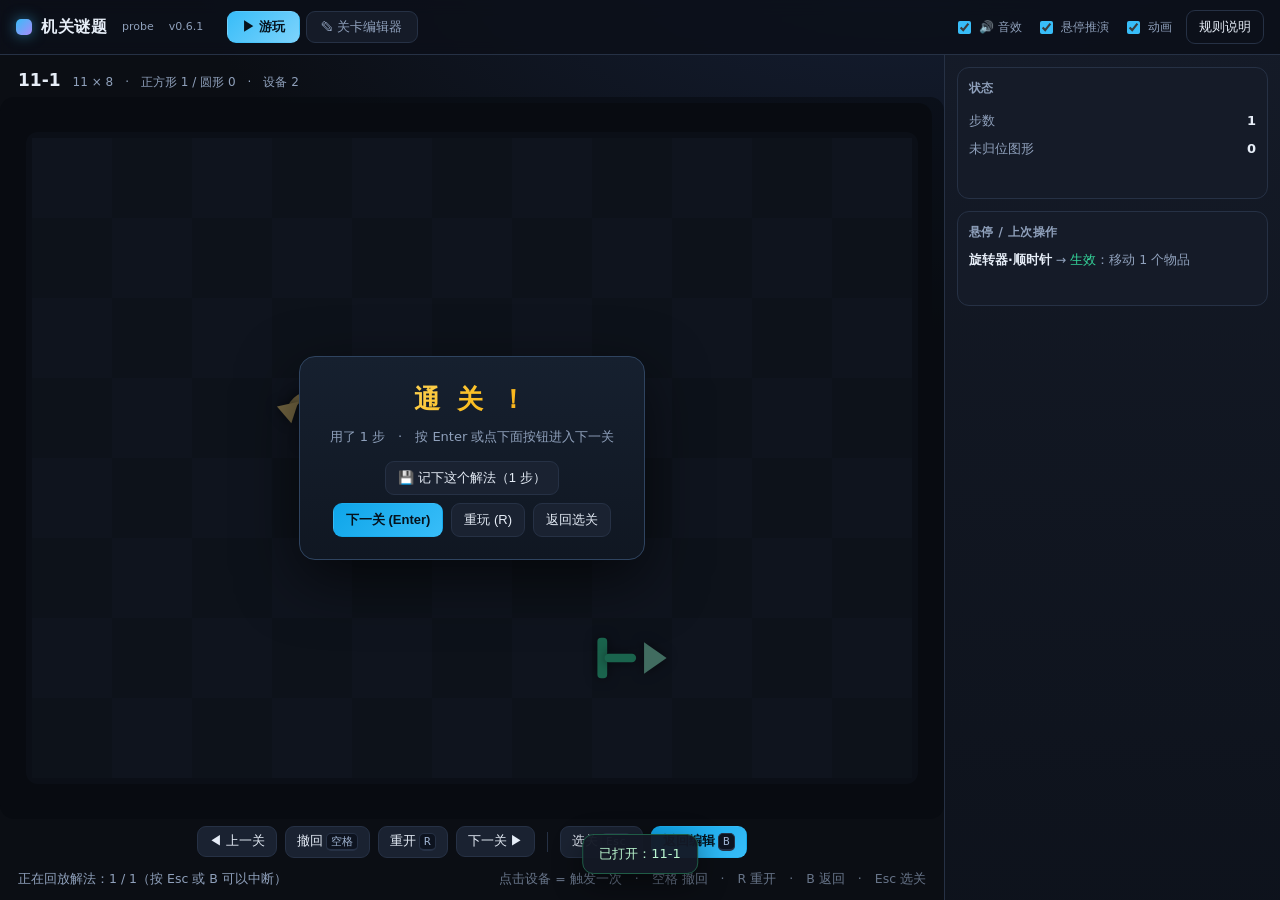
<file: tests/probe.html>
<!doctype html>
<html lang="zh-CN">
<head>
<meta charset="utf-8">
<title>probe</title>
<link rel="stylesheet" href="../css/style.css">
</head>
<body>
<div id="app">
  <header class="topbar">
    <div class="brand"><span class="logo"></span>机关谜题<span class="tiny">probe</span><span class="tiny" id="brand-ver"></span></div>
    <div class="tabs">
      <button class="tab is-on" id="tab-play" data-mode="play">▶ 游玩</button>
      <button class="tab" id="tab-edit" data-mode="edit">✎ 关卡编辑器</button>
    </div>
    <div class="grow"></div>
    <label class="chk"><input type="checkbox" id="chk-sfx" checked><span>🔊 音效</span></label>
    <label class="chk"><input type="checkbox" id="chk-preview" checked><span>悬停推演</span></label>
    <label class="chk"><input type="checkbox" id="chk-anim" checked><span>动画</span></label>
    <button class="btn ghost" id="btn-help">规则说明</button>
  </header>

  <main>
    <aside class="side left" id="tree-col" hidden>
      <div class="sec">
        <div class="sec-title">当前关卡</div>
        <input id="edit-name" class="input">
        <div class="row">
          <label class="mini">宽<input id="edit-w" class="num" type="number"></label>
          <label class="mini">高<input id="edit-h" class="num" type="number"></label>
          <button id="btn-resize" class="btn">应用尺寸</button>
        </div>
        <div class="row"><label class="mini" style="flex:1">所属大关<select id="edit-chapter" class="input"></select></label></div>
        <div class="row"><button id="btn-edit-new" class="btn">新建关卡</button><button id="btn-edit-saveas" class="btn">另存为副本</button></div>
        <div class="row"><button id="btn-edit-del" class="btn danger">删除本关</button></div>
      </div>
      <div class="sec">
        <div class="sec-title">关卡信息栏</div>
        <div id="tree" class="tree"></div>
      </div>
      <div class="sec">
        <div class="sec-title">大关管理</div>
        <div class="row"><button id="btn-chapter-add" class="btn">新建大关</button><button id="btn-chapter-rename" class="btn">改名</button></div>
        <div class="row"><button id="btn-chapter-del" class="btn danger">删除选中大关</button></div>
        <div class="row"><button id="btn-progress-reset" class="btn">清空通关记录</button></div>
      </div>
      <div class="sec">
        <div class="sec-title">关卡包</div>
        <div class="row"><button id="btn-export-all" class="btn">导出整个关卡库</button></div>
        <div class="row"><button id="btn-export-chapter" class="btn">导出选中大关</button><button id="btn-import-bundle" class="btn">导入关卡包</button></div>
        <div class="row"><button id="btn-seed-load" class="btn" hidden>导入内置关卡包</button></div>
        <input type="file" id="file-bundle" accept=".json,application/json" hidden>
      </div>
    </aside>

    <section class="board-col">
      <div id="play-select" class="select-screen" hidden>
        <div class="select-inner">
          <div class="select-head"><div class="select-title">选择关卡</div><div class="hint" id="progress-info"></div></div>
          <div id="play-chapters"></div>
          <div class="select-tools"><button class="btn" id="btn-play-sandbox">进入机制沙盒（自检用）</button></div>
        </div>
      </div>

      <div id="stage" class="stage">
        <div class="board-head"><h1 id="level-title">—</h1><div id="board-sub" class="sub"></div></div>
        <div class="board-wrap" id="board-wrap">
          <canvas id="board"></canvas>
          <div class="win-banner" id="win-banner" hidden><div class="win-card">
            <div class="win-title">通 关 ！</div><div class="win-sub" id="win-sub"></div>
            <div class="row center"><button class="btn" id="btn-win-save-sol" hidden>💾 记下这个解法</button></div>
            <div class="row center">
              <button class="btn primary" id="btn-win-next">下一关 (Enter)</button>
              <button class="btn" id="btn-win-again">重玩 (R)</button>
              <button class="btn" id="btn-win-select">返回选关</button>
            </div>
          </div></div>
        </div>
        <div class="board-bar" id="edit-bar" hidden>
          <button id="btn-edit-play" class="btn primary">▶ 试玩 <kbd>S</kbd></button>
          <button id="btn-edit-save" class="btn">💾 保存并新建下一关 <kbd>Ctrl+S</kbd></button>
          <button id="btn-edit-undo" class="btn">撤销 <kbd>Ctrl+Z</kbd></button>
          <button id="btn-edit-clear" class="btn">清空物品</button>
          <span class="bar-sep"></span>
          <button id="btn-edit-export" class="btn">导出 JSON</button>
          <button id="btn-edit-import" class="btn">导入 JSON</button>
          <button id="btn-edit-json" class="btn">查看 / 编辑 JSON</button>
          <input type="file" id="file-import" accept=".json,application/json" hidden>
        </div>
        <div class="board-bar" id="play-bar" hidden>
          <button id="btn-play-prev" class="btn">◀ 上一关</button>
          <button id="btn-play-undo" class="btn">撤回 <kbd>空格</kbd></button>
          <button id="btn-play-restart" class="btn">重开 <kbd>R</kbd></button>
          <button id="btn-play-next" class="btn">下一关 ▶</button>
          <span class="bar-sep"></span>
          <button id="btn-play-select" class="btn">选关 <kbd>Esc</kbd></button>
          <button id="btn-play-back" class="btn primary" hidden>返回编辑 <kbd>B</kbd></button>
        </div>
        <div class="board-foot"><span id="hint" class="hint"></span><span class="grow"></span><span id="foot-right" class="hint dim"></span></div>
      </div>
    </section>

    <aside class="side" id="side-col">
      <div class="panel" id="panel-play">
        <div class="sec"><div class="sec-title">状态</div>
          <div class="stat"><span>步数</span><b id="stat-moves">0</b></div>
          <div class="stat"><span>未归位图形</span><b id="stat-misplaced">0</b></div>
          <div class="note" id="play-note"></div>
        </div>
        <div class="sec"><div class="sec-title">悬停 / 上次操作</div><div id="inspect" class="inspect"></div></div>
      </div>

      <div class="panel" id="panel-edit" hidden>
        <div class="sec"><div class="sec-title">笔刷<small>右键有东西的格子=擦掉 / 右键空地=放下笔刷</small></div><div id="palette" class="palette"></div></div>
        <div class="sec"><div class="sec-title">关卡体检</div><div id="checkup" class="checkup"></div></div>
        <div class="sec"><div class="sec-title">解法录制</div>
          <div class="note" id="sol-info">还没记录解法</div>
          <div class="row"><button id="btn-sol-replay" class="btn">▶ 回放解法</button><button id="btn-sol-clear" class="btn">清空解法</button></div>
        </div>
        <div class="sec"><div class="sec-title">快捷键</div><div class="keys"><div><kbd>S</kbd> 试玩</div><div><kbd>Ctrl+S</kbd> 保存并新建</div><div><kbd>Esc</kbd> 放下笔刷</div></div></div>
      </div>
    </aside>
  </main>
</div>

<div class="modal" id="modal" hidden><div class="modal-box">
  <div class="modal-head"><b id="modal-title"></b><button class="btn ghost" id="modal-close">关闭</button></div>
  <div class="modal-body" id="modal-body"></div></div></div>
<div class="toast" id="toast" hidden></div>

<pre id="probe-out" style="position:fixed;left:-9999px">RUNNING</pre>

<script src="../js/core.js"></script>
<script src="../js/rules.js"></script>
<script src="../js/fx.js"></script>
<script src="../js/sfx.js"></script>
<script src="../js/library.js"></script>
<script src="../js/render.js"></script>
<script src="../js/app.js"></script>
<script>
(function () {
  var out = [];
  var errs = [];
  var probeSavedId = null;
  window.onerror = function (m, s, l, c) { errs.push(m + ' @' + l + ':' + c); };
  window.addEventListener('unhandledrejection', function (e) { errs.push('promise: ' + e.reason); });
  function ok(c, m) { out.push((c ? 'PASS ' : 'FAIL ') + m); }
  function finish() {
    document.getElementById('probe-out').textContent =
      '<<<PROBE\n' + out.join('\n') + '\nERRORS: ' + (errs.length ? errs.join(' | ') : 'none') + '\nPROBE>>>';
  }
  function disp(id) {
    var el = document.getElementById(id);
    if (!el) return 'missing';
    return window.getComputedStyle(el).display;
  }
  function stats() {
    var c = document.getElementById('board');
    var d = c.getContext('2d').getImageData(0, 0, c.width, c.height).data;
    var set = {}, bg = 0, n = 0;
    for (var i = 0; i < d.length; i += 4) {
      n++;
      var k = (d[i] >> 3) + ',' + (d[i + 1] >> 3) + ',' + (d[i + 2] >> 3);
      set[k] = 1;
      if (d[i] === 11 && d[i + 1] === 14 && d[i + 2] === 20) bg++;
    }
    return { colors: Object.keys(set).length, nonBg: n - bg, total: n };
  }
  function px(x, y) {
    var c = document.getElementById('board');
    var d = c.getContext('2d').getImageData(Math.round(x), Math.round(y), 1, 1).data;
    return 'rgb(' + d[0] + ',' + d[1] + ',' + d[2] + ')';
  }
  function center(cellX, cellY) {
    var v = window.MPApp.view;
    return { x: v.ox + (cellX + 0.5) * v.cell, y: v.oy + (cellY + 0.5) * v.cell };
  }
  function mouse(x, y, button, buttons, extra) {
    var cv = document.getElementById('board');
    var r = cv.getBoundingClientRect();
    var init = {
      clientX: r.left + x, clientY: r.top + y,
      button: button || 0, buttons: buttons === undefined ? 1 : buttons, bubbles: true,
    };
    if (extra) for (var k in extra) init[k] = extra[k];
    cv.dispatchEvent(new MouseEvent('mousedown', init));
  }
  function wheel(dy) {
    var cv = document.getElementById('board');
    cv.dispatchEvent(new WheelEvent('wheel', { deltaY: dy, bubbles: true, cancelable: true }));
  }
  function key(k, extra) {
    var init = { key: k, bubbles: true };
    if (extra) for (var kk in extra) init[kk] = extra[kk];
    window.dispatchEvent(new KeyboardEvent('keydown', init));
  }
  function step(n) { for (var i = 0; i < n; i++) window.MPApp.step(16 / 1000); }

  /* ---------------------------------------------------------------- 主流程 */
  function run() {
    var MP = window.MPCore, App = window.MPApp, FX = window.MPFx;
    out.push('PROBE-START');
    ok(!!App, 'MPApp 已初始化');

    /* 布局 */
    ok(document.getElementById('board').width > 0, 'canvas 位图已建立');
    ok(document.querySelectorAll('.pal-btn').length >= 50,
      '调色板按钮数 = ' + document.querySelectorAll('.pal-btn').length + '（含 12 种交换器）');
    ok(/^v\d+\.\d+\.\d+/.test(document.getElementById('brand-ver').textContent),
      '顶栏版本号 = ' + document.getElementById('brand-ver').textContent);

    /* 关卡包：导出 / 解析 / 导入按钮都在，API 也能用 */
    ok(!!(document.getElementById('btn-export-all') && document.getElementById('btn-export-chapter') &&
      document.getElementById('btn-import-bundle')), '关卡包按钮在界面上');
    ok(typeof window.MPLibrary.exportBundle === 'function', '有关卡包 API');
    var bdl = window.MPLibrary.exportBundle();
    ok(bdl && bdl.format === 'mp-level-bundle' && bdl.chapters && bdl.levels,
      'exportBundle 返回合法关卡包（' + bdl.chapters.length + ' 大关 / ' + Object.keys(bdl.levels).length + ' 关）');
    var rnd = window.MPLibrary.parseBundle(JSON.stringify(bdl));
    ok(!!rnd.bundle, 'parseBundle 能解析自己导出的包');
    var nBefore2 = window.MPLibrary.count();
    var imp = window.MPLibrary.importBundle(bdl, { asCopy: true });
    ok(window.MPLibrary.count() === nBefore2 + imp.levels, 'importBundle 副本导入成功（+' + imp.levels + ' 关）');
    ok(rnd.warnings.length === 0 || imp.warnings.length >= 0, '导入过程无致命错误');

    /* 选关界面（需求 4） */
    ok(App.screen === 'select', '游玩页签默认停在选关界面');
    ok(disp('play-select') !== 'none', '选关界面可见');
    ok(disp('stage') === 'none', '选关时舞台隐藏');
    ok(disp('panel-play') !== 'none' && disp('panel-edit') === 'none', '游玩模式面板正确');
    ok(disp('tree-col') === 'none', '游玩时不显示关卡信息栏');

    App.startLevel('__sandbox__');
    step(2);
    ok(disp('play-select') === 'none' && disp('stage') !== 'none', '开始游戏后切到舞台');
    var wrap = document.getElementById('board-wrap').getBoundingClientRect();
    ok(wrap.width > 400 && wrap.height > 300, '舞台可见后棋盘容器有真实尺寸 ' + Math.round(wrap.width) + 'x' + Math.round(wrap.height));

    var s0 = stats();
    ok(s0.nonBg > 5000, '画布真的画了东西（非背景像素 ' + s0.nonBg + '）');
    ok(s0.colors > 25, '画面颜色数 = ' + s0.colors);
    var cDev = center(2, 2);
    ok(px(cDev.x, cDev.y) !== 'rgb(26,33,48)', '设备格里画了设备（' + px(cDev.x, cDev.y) + '）');

    /* 悬停推演 */
    App.hover = { x: 2, y: 2 };
    step(1);
    var s1 = stats();
    ok(s1.colors > s0.colors || s1.nonBg !== s0.nonBg, '悬停预演改变了画面');

    /* 动画逐帧 */
    App.hover = null;
    step(1);
    var shots = [];
    mouse(cDev.x, cDev.y, 0, 1);
    ok(FX.items.length > 0, '点击后产生动画（' + FX.items.length + ' 项）');
    for (var f = 0; f < 16; f++) { step(1); shots.push(JSON.stringify(stats())); }
    var uniq = {};
    shots.forEach(function (s) { uniq[s] = 1; });
    ok(Object.keys(uniq).length >= 4, '动画期间画面连续变化（' + Object.keys(uniq).length + ' 帧不同）');
    step(50);
    ok(FX.items.length === 0, '动画播完');

    /* 微任务（whenIdle 解锁 busy）需要先跑完，再测快捷键 */
    setTimeout(function () {
      ok(App.busy === false, '动画结束后输入解锁');
      var moves1 = App.moves;
      key(' ');
      ok(App.moves === Math.max(0, moves1 - 1), '空格 = 撤回（' + moves1 + ' → ' + App.moves + '）');
      key('r');
      ok(App.moves === 0, 'R = 重开');
      editorPhase();
    }, 0);
  }

  /* ---------------------------------------------------------------- 编辑器段 */
  function editorPhase() {
    var MP = window.MPCore, App = window.MPApp;
    App.setMode('edit');
    step(1);
    ok(disp('tree-col') !== 'none', '编辑器显示左侧关卡信息栏');
    ok(disp('panel-edit') !== 'none', '编辑面板可见');

    /* 需求 2：操作都搬到棋盘下面那条，左边栏管关卡，右栏只管画画 */
    ok(disp('edit-bar') !== 'none', '编辑器中间出现了操作条');
    var barBtns = document.getElementById('edit-bar').querySelectorAll('button').length;
    ok(barBtns >= 7, '操作条上有 ' + barBtns + ' 个按钮（试玩 / 保存并新建 / 撤销 / 清空 / 导出 / 导入 / JSON）');
    ok(!!document.getElementById('tree-col').querySelector('#edit-name'), '关卡属性挪到了左边栏');
    ok(!document.getElementById('side-col').querySelector('#edit-name'), '右栏不再挤着关卡信息');
    ok(!!document.getElementById('tree-col').querySelector('#edit-chapter'), '所属大关下拉也在左边栏');
    var bar = document.getElementById('edit-bar').getBoundingClientRect();
    var stageR = document.getElementById('stage').getBoundingClientRect();
    ok(Math.abs((bar.left + bar.width / 2) - (stageR.left + stageR.width / 2)) < 40, '操作条是居中的');

    var chId = window.MPLibrary.addChapter('探针大关');
    App.selChapter = chId;
    App.newLevel(chId);
    step(1);
    ok(App.editLevel && App.editLevel.chapter === chId, '新建关卡落在大关里');
    ok(document.getElementById('tree').children.length >= 2, '关卡信息栏渲染出 ' + document.getElementById('tree').children.length + ' 个大关分组');
    ok(document.getElementById('edit-chapter').options.length >= 2, '所属大关下拉有 ' + document.getElementById('edit-chapter').options.length + ' 项');

    /* 需求 1：墙彻底取消 —— 改尺寸不再铺外墙，调色板里也没有墙笔刷 */
    App.resizeLevel(11, 8);
    var MPx = window.MPCore;
    var anyWall = false;
    App.editLevel.cells.forEach(function (c) { if (c.t === MPx.WALL) anyWall = true; });
    ok(!anyWall, '改尺寸后不会自动生成墙');
    ok(MPx.at(App.editLevel, 0, 0).t === MPx.FLOOR && MPx.at(App.editLevel, 10, 7).t === MPx.FLOOR,
      '四个角就是普通格子，外沿就是边界');
    var wallBtns = 0;
    Array.prototype.forEach.call(document.querySelectorAll('.pal-btn .lbl'), function (el) {
      if (el.textContent.indexOf('墙') >= 0) wallBtns++;
    });
    ok(wallBtns === 0, '调色板里已经没有墙笔刷');

    /* 需求 1：最小尺寸不再是 3 格（墙没了就没有理由限制） */
    var tiny = window.MPLibrary.blank(1, 1, 'tiny');
    ok(tiny.w === 1 && tiny.h === 1, 'Lib.blank(1,1) 现在是合法的');
    App.resizeLevel(1, 2);
    ok(App.editLevel.w === 1 && App.editLevel.h === 2, '编辑器可以缩到 1×2');
    App.undoEditStroke();
    ok(App.editLevel.w === 11 && App.editLevel.h === 8, '撤销后尺寸和内容都回来了');

    /* 画点东西 */
    App.setBrush({ kind: 'device', type: 'rotate', s: 'cw' });
    App.paint(3, 3, false);
    App.setBrush({ kind: 'piece', piece: 'square' });
    App.paint(3, 2, false);
    App.setBrush({ kind: 'goal', goal: 'square' });
    App.paint(4, 3, false);
    ok(MPx.itemAt(App.editLevel, 3, 2).k === 'square', '编辑器放置正方形成功');
    ok(document.getElementById('level-title').textContent.indexOf('未保存') >= 0,
      '画了东西之后标题显示「未保存」：' + document.getElementById('level-title').textContent);

    /* 需求 6：右键点空格 = 取消目标（顺带把物品一起清掉） */
    App.setBrush({ kind: 'goal', goal: 'circle' });
    App.paint(9, 6, false);
    ok(MPx.at(App.editLevel, 9, 6).goal === 'circle', '画上一个圆形目标');
    mouse(center(9, 6).x, center(9, 6).y, 2, 2);
    ok(MPx.at(App.editLevel, 9, 6).goal === null && !MPx.itemAt(App.editLevel, 9, 6),
      '右键之后目标被取消');

    /* 需求 2：右键点空地 = 放下手里的笔刷（空手状态左键不画东西） */
    App.setBrush({ kind: 'device', type: 'push', s: 'R' });
    ok(App.brush.kind === 'device', '手里拿着一台设备');
    mouse(center(1, 1).x, center(1, 1).y, 2, 2);
    ok(App.brush.kind === 'none', '右键点空地 → 放下手中的设备（空手）');
    var snapshot = JSON.stringify(App.editLevel.cells);
    mouse(center(1, 1).x, center(1, 1).y, 0, 1);
    App.stroke = false;
    ok(JSON.stringify(App.editLevel.cells) === snapshot, '空手的时候左键点下去什么都不画');
    App.setBrush({ kind: 'piece', piece: 'square' });
    key('Escape');
    ok(App.brush.kind === 'none', 'Esc 也能放下笔刷');
    ok(App.brush.kind === 'none' && document.querySelectorAll('.pal-btn.is-on').length === 0,
      '空手时调色板上没有任何笔刷是高亮的');
    /* 空手也能右键擦：光标下这一格被擦干净 */
    App.setBrush({ kind: 'goal', goal: 'circle' });
    App.paint(5, 1, false);
    App.dropBrush(true);
    mouse(center(5, 1).x, center(5, 1).y, 2, 2);
    ok(MPx.at(App.editLevel, 5, 1).goal === null, '空手时右键仍然能擦掉格子里的东西');
    App.setBrush({ kind: 'device', type: 'push', s: 'R' });

    /* 需求 2：右键按住拖动连续擦 */
    App.setBrush({ kind: 'device', type: 'push', s: 'R' });
    App.paint(2, 5, false);
    App.paint(3, 5, false);
    App.paint(4, 5, false);
    App.snapshotEdit();
    App.stroke = true;
    App.paint(2, 5, true);
    var p2 = center(3, 5), p3 = center(4, 5);
    mouse(p2.x, p2.y, 2, 2);
    mouse(p3.x, p3.y, 2, 2);
    App.stroke = false;
    ok(!MPx.itemAt(App.editLevel, 2, 5) &&
      !MPx.itemAt(App.editLevel, 3, 5) &&
      !MPx.itemAt(App.editLevel, 4, 5), '按住右键拖动可以连续擦除');

    /* 需求 3：中键吸取 */
    App.setBrush({ kind: 'piece', piece: 'circle' });
    App.paint(6, 5, false);
    App.setBrush({ kind: 'goal', goal: 'circle' });
    var p4 = center(6, 5);
    mouse(p4.x, p4.y, 1, 4);
    ok(App.brush.kind === 'piece' && App.brush.piece === 'circle', '中键吸取到圆形');
    App.paint(6, 5, true);   /* 擦掉这个圆形，保证后面这一关是可通关的 */

    /* 需求：滚轮 —— 设备换状态，正方形/圆形/方形目标/圆形目标 四种循环 */
    App.setBrush({ kind: 'piece', piece: 'square' });
    wheel(120);
    ok(App.brush.kind === 'piece' && App.brush.piece === 'circle', '滚轮：正方形 → 圆形');
    wheel(120);
    ok(App.brush.kind === 'goal' && App.brush.goal === 'square', '滚轮：圆形 → 方形目标');
    wheel(120);
    ok(App.brush.kind === 'goal' && App.brush.goal === 'circle', '滚轮：方形目标 → 圆形目标');
    wheel(120);
    ok(App.brush.kind === 'piece' && App.brush.piece === 'square', '滚轮：圆形目标 → 绕回正方形');
    wheel(-120);
    ok(App.brush.kind === 'goal' && App.brush.goal === 'circle', '反向滚轮回去');
    App.setBrush({ kind: 'device', type: 'swap', s: 'ur_dr' });
    wheel(120);
    ok(App.brush.s === 'ul_dr', '滚轮：设备换状态（ur_dr → ul_dr，新的主对角交换器）');
    wheel(120);
    ok(App.brush.s === 'dl_ur', '滚轮：ur_dr → ul_dr → dl_ur（新的两种都能滚到）');

    /* 需求：调色板里能看到两种对角 + 四种拐角交换器 */
    var diagBtns = 0, cornerBtns = 0;
    Array.prototype.forEach.call(document.querySelectorAll('.pal-btn .lbl'), function (el) {
      if (el.textContent.indexOf('主对角') >= 0 || el.textContent.indexOf('副对角') >= 0) diagBtns++;
      if (/上右（上↔右）|上左（上↔左）|下左（下↔左）|下右（下↔右）/.test(el.textContent)) cornerBtns++;
    });
    ok(diagBtns === 2, '调色板里有「主对角 / 副对角」两个交换器（找到 ' + diagBtns + ' 个）');
    ok(cornerBtns === 4, '调色板里有「上右 / 上左 / 下左 / 下右」四个拐角交换器（找到 ' + cornerBtns + ' 个）');

    /* 新交换器的图标：主对角交换器的两条线段应当沿「左上—右下」，不该出现在另一条对角线上 */
    App.setBrush({ kind: 'device', type: 'swap', s: 'ul_dr' });
    App.paint(2, 6, false);
    App.hover = null;
    step(3);
    var cD = center(2, 6), rr = window.MPApp.view.cell * 0.24;
    var onMain = px(cD.x - rr, cD.y - rr);
    var onAnti = px(cD.x + rr, cD.y - rr);
    ok(onMain !== onAnti, '主对角交换器只画在左上—右下方向（' + onMain + ' vs ' + onAnti + '）');
    App.setBrush({ kind: 'device', type: 'swap', s: 'dl_ur' });
    App.paint(2, 6, false);
    step(3);
    var a2 = px(cD.x - rr, cD.y - rr);
    var b2 = px(cD.x + rr, cD.y - rr);
    ok(a2 !== b2, '副对角交换器的图标方向不一样（' + a2 + ' vs ' + b2 + '）');
    App.paint(2, 6, true);

    /* 需求 6：覆盖绘制要有交叉淡出（落笔动画带着旧内容） */
    App.setBrush({ kind: 'device', type: 'push', s: 'R' });
    App.paint(3, 3, false);
    var cover = null;
    window.MPFx.items.forEach(function (f) {
      if (f.kind === 'place' && f.at.x === 3 && f.at.y === 3) cover = f;
    });
    ok(cover && cover.prev && cover.prev.type === 'rotate', '覆盖同一格时带上了旧设备（用于虚化淡出）');
    ok(cover && cover.item && cover.item.type === 'push', '同时带上了新设备');
    step(6);
    App.setBrush({ kind: 'device', type: 'rotate', s: 'cw' });
    App.paint(3, 3, false);   /* 画回旋转器：后面试玩要靠它通关 */
    ok(MPx.itemAt(App.editLevel, 3, 3).type === 'rotate', '再画回旋转器');

    /* 图标：设备没有矩形外壳（四角应当是地板色） */
    App.setBrush({ kind: 'device', type: 'push', s: 'R' });
    App.paint(7, 6, false);
    step(1);
    var cc = center(7, 6);
    var corner = px(cc.x - window.MPApp.view.cell * 0.44, cc.y - window.MPApp.view.cell * 0.44);
    ok(corner !== 'rgb(40,42,44)', '设备角落采样 = ' + corner);

    /* 保存 / JSON / 试玩 */
    App.saveLevel(false);
    ok(!!App.editLevel.id, '保存得到 id');
    ok(document.getElementById('level-title').textContent.indexOf('未保存') < 0, '保存后「未保存」标记消失');
    ok(window.localStorage.getItem('mp.library.v1') !== null, 'localStorage 写入成功');
    var round = window.MPLibrary.importText(window.MPLibrary.serialize(App.editLevel));
    ok(round.level && round.level.cells[MPx.idx(round.level, 3, 3)].item.type === 'rotate', 'JSON 往返保留旋转器');

    setTimeout(finalPhase, 0);
  }

  function finalPhase() {
    var MP = window.MPCore, App = window.MPApp;
    ok(App.busy === false, '上一段动画的 busy 已解锁');

    document.getElementById('btn-edit-play').click();
    ok(App.mode === 'play' && App.fromEdit, '从编辑器进入试玩');
    ok(disp('stage') !== 'none', '试玩时舞台可见');
    ok(disp('play-bar') !== 'none' && disp('edit-bar') === 'none', '试玩时只显示游玩操作条');

    /* 需求 2：B 一键返回编辑；S 一键试玩；Ctrl+S 保存并新建下一关 */
    var savedId = App.editLevel.id;
    probeSavedId = savedId;
    key('b');
    ok(App.mode === 'edit' && App.fromEdit === false, 'B 键 = 从试玩返回编辑');
    ok(disp('edit-bar') !== 'none' && disp('play-bar') === 'none', '编辑操作条回来了');

    var w0 = App.editLevel.w, h0 = App.editLevel.h;
    var n0 = window.MPLibrary.count();
    key('s', { ctrlKey: true });
    ok(window.MPLibrary.count() === n0 + 1, 'Ctrl+S 保存 + 自动新建下一关（' + n0 + ' → ' + window.MPLibrary.count() + '）');
    ok(App.editLevel.w === w0 && App.editLevel.h === h0, '新关卡尺寸沿用 ' + w0 + '×' + h0);
    ok(/^\d+-\d+$/.test(App.editLevel.name), '新关卡自动命名 = ' + App.editLevel.name + '（大关号-关卡号）');
    ok(App.editLevel.id !== savedId, '编辑器已经切到新的一关');

    /* 回到刚才那一关，用 S 键试玩（后面靠它通关） */
    App.openLevelInEditor(savedId);
    key('s');
    ok(App.mode === 'play' && App.fromEdit === true, 'S 键 = 一键试玩');
    ok(disp('stage') !== 'none', 'S 试玩后停在舞台上');

    document.getElementById('btn-help').click();
    ok(disp('modal') !== 'none', '帮助弹窗真的显示');
    document.getElementById('modal-close').click();
    ok(disp('modal') === 'none', '关闭后弹窗不再挡住棋盘');

    var L = App.level, found = null;
    for (var y = 0; y < L.h && !found; y++) {
      for (var x = 0; x < L.w; x++) {
        if (MP.isDevice(L.cells[y * L.w + x].item)) { found = { x: x, y: y }; break; }
      }
    }
    ok(!!found, '试玩棋盘里找到设备 (' + (found && found.x) + ',' + (found && found.y) + ')');
    step(1);
    var c = center(found.x, found.y);
    mouse(c.x, c.y, 0, 1);
    step(60);
    ok(window.MPRules.isWin(App.level) === true, '旋转一次后通关');

    /* 返回选关 → 进度 ✓ */
    setTimeout(function () {
      ok(App.won === true, 'App.won = true');
      ok(disp('win-banner') !== 'none', '通关横幅显示');
      var cleared = window.MPLibrary.isCleared(App.level.id);
      ok(cleared === true, '通关进度已记录');
      key('Escape');
      step(1);
      ok(App.screen === 'select', 'Esc 返回选关');
      ok(disp('play-select') !== 'none', '选关界面重新出现');
      var cards = document.querySelectorAll('.level-card');
      ok(cards.length >= 1, '选关界面有 ' + cards.length + ' 张关卡卡片');
      ok(document.querySelectorAll('.level-card.is-cleared').length >= 1, '通关的关卡卡片有 ✓ 标记');
      ok(document.getElementById('play-chapters').querySelectorAll('*').length >= 1, '选关界面内容非空');

      /* 需求 3：卡片上的缩略小地图 */
      var thumbs = document.querySelectorAll('.level-card .lc-thumb');
      ok(thumbs.length === cards.length, '每张卡片都有缩略小地图（' + thumbs.length + ' / ' + cards.length + '）');
      ok(thumbs.length && thumbs[0].width > 0, '缩略图 canvas 真的画了（位图宽 ' + (thumbs[0] && thumbs[0].width) + '）');

      /* 需求 4：音效 */
      ok(!!window.MPSfx, 'MPSfx 已加载');
      ok(window.MPSfx.names.length >= 8, '音色表有 ' + window.MPSfx.names.length + ' 种');
      ok(disp('chk-sfx') !== 'none', '顶栏有音效开关');
      var sfxErr = null;
      try {
        window.MPSfx.names.forEach(function (n) { window.MPSfx.play(n); });
      } catch (e) { sfxErr = e; }
      ok(!sfxErr, '所有音色在真实浏览器里播放都不抛异常' + (sfxErr ? '：' + sfxErr.message : ''));
      ok(window.MPSfx.play('这个音色不存在') === false, '未知音色名安静地返回 false');
      var chkS = document.getElementById('chk-sfx');
      var wasOn = chkS.checked;
      chkS.checked = false;
      chkS.dispatchEvent(new Event('change', { bubbles: true }));
      ok(window.MPSfx.enabled === false, '关掉音效开关生效');
      chkS.checked = true;
      chkS.dispatchEvent(new Event('change', { bubbles: true }));
      ok(window.MPSfx.enabled === true, '重新打开音效开关生效');
      ok(wasOn === true, '音效默认是开的');

      /* 内嵌关卡包 + 本机已有内容时，选关界面必须给个明白说明 */
      /* （打包好的那一份在干净 profile 里是「自动装好」，这里手动模拟「本机已经有东西」） */
      window.MPApp.seed = { name: '测试包', chapters: 1, levels: 3, applied: false };
      window.MPApp.gotoSelect();
      step(1);
      var note = document.querySelector('.seed-note');
      ok(!!note, '本机已有内容时，选关界面显示「内置关卡包」说明条');
      ok(!!note && note.textContent.indexOf('测试包') >= 0, '说明条里写出了包名');
      ok(!!note && note.textContent.indexOf('没有覆盖') >= 0, '说明条解释了为什么显示的是本机内容');
      var seedBtn = note && note.querySelector('button');
      ok(!!seedBtn && seedBtn.textContent.indexOf('导入') >= 0, '说明条里有「导入内置关卡包」按钮');
      ok(document.getElementById('progress-info').textContent.indexOf('共') >= 0,
        '顶部仍显示本机关卡数：' + document.getElementById('progress-info').textContent);

      replayPhase();
    }, 30);
  }

  /* ---------------------------------------------------------------- 解法回放段 */
  function replayPhase() {
    var MP = window.MPCore, App = window.MPApp, Lib = window.MPLibrary;

    /* ---- 旋转器给交换器换向（真浏览器：图标方向 + 位移动画方向 + 落子结果） ---- */
    function alphaAt(cv, ax, ay) {
      return cv.getContext('2d').getImageData(ax, ay, 1, 1).data[3];
    }
    var gUL = window.MPRender.makeGlyphCanvas('swap', 'ul_ur', 40);
    var gDR = window.MPRender.makeGlyphCanvas('swap', 'ur_dr', 40);
    ok(alphaAt(gUL, 11, 11) > 0, '「上斜」交换器：左上方向画着线段');
    ok(alphaAt(gDR, 11, 11) === 0, '「右斜」交换器：左上方向没有线段（确实是另一个方向）');
    ok(alphaAt(gDR, 29, 11) > 0 && alphaAt(gDR, 29, 29) > 0, '「右斜」交换器：右上 / 右下都有线段');

    function spinTest(ccw, expState, label, next) {
      var LR = MP.newLevel(5, 5, label);
      LR.cells[MP.idx(LR, 2, 2)].item = MP.device('rotate', ccw ? 'ccw' : 'cw');
      LR.cells[MP.idx(LR, 2, 1)].item = MP.device('swap', 'ul_ur');
      App.setMode('edit');
      App.setEditLevel(LR);
      App.playtest();
      step(2);
      var pc = center(2, 2);
      mouse(pc.x, pc.y, 0, 1);
      var st = null, mv = null;
      window.MPFx.items.forEach(function (f) {
        if (f.kind === 'state') st = f;
        if (f.kind === 'move') mv = f;
      });
      var want = ccw ? -Math.PI / 2 : Math.PI / 2;
      ok(!!st && Math.abs(st.delta - want) < 1e-9,
        label + '：图标转 ' + (ccw ? '-90°' : '+90°') + '（delta = ' + (st && st.delta && st.delta.toFixed(3)) + '）');
      var mid = mv && mv.pos(0.5);
      var rad = mid ? Math.hypot(mid.x - 2, mid.y - 2) : 0;
      ok(!!mid && Math.abs(rad - 1) < 0.02, label + '：沿旋转器圆心的圆弧走（半径 ' + rad.toFixed(3) + '）');
      ok(!!mid && (ccw ? (mid.x < 1.8 && mid.y < 1.8) : (mid.x > 2.2 && mid.y < 1.8)),
        label + '：半途方向在' + (ccw ? '左上' : '右上') + '（' + (mid && mid.x.toFixed(2)) + ',' + (mid && mid.y.toFixed(2)) + '）');
      var shots = {};
      for (var k = 0; k < 10; k++) { step(1); shots[JSON.stringify(stats())] = 1; }
      ok(Object.keys(shots).length >= 4, label + '：动画期间画面连续变化（' + Object.keys(shots).length + ' 帧不同）');
      step(60);
      var found = null;
      for (var y = 0; y < App.level.h; y++) {
        for (var x = 0; x < App.level.w; x++) {
          var it = MP.itemAt(App.level, x, y);
          if (it && it.type === 'swap') found = { x: x, y: y, s: it.s };
        }
      }
      ok(!!found && found.s === expState,
        label + '：交换器落到 (' + (found && found.x) + ',' + (found && found.y) + ')，状态 = ' + (found && found.s));
      /* 探针里整段是同步代码，微任务要等函数返回才会跑，
         所以这里让出一次事件循环，让 App.busy 正常解锁，再跑下一段 */
      setTimeout(next, 0);
    }

    spinTest(false, 'ur_dr', '顺时针', function () {
      spinTest(true, 'ul_dl', '逆时针', solutionReplay);
    });
  }

  /* ---------------------------------------------------------------- 解法回放 */
  function solutionReplay() {
    var App = window.MPApp, Lib = window.MPLibrary;
    var L = Lib.get(probeSavedId);
    ok(!!L, '拿得到刚才编辑的那一关');
    /* 这一关的解法就是「点一下 (3,3) 的旋转器」 */
    L.solution = [[3, 3]];
    Lib.put(L);

    App.openLevelInEditor(probeSavedId);
    step(1);
    ok(!!(App.editLevel.solution && App.editLevel.solution.length === 1), '关卡里读到 1 步解法');
    ok(document.getElementById('btn-sol-replay').disabled === false, '有解法时「回放解法」按钮可用');
    ok(document.getElementById('sol-info').textContent.indexOf('1') >= 0,
      '解法面板显示步数：' + document.getElementById('sol-info').textContent);
    ok(document.getElementById('checkup').textContent.indexOf('解法') >= 0, '体检里有解法一行');

    document.getElementById('btn-sol-replay').click();
    ok(App.mode === 'play' && !!App.replay, '点「回放解法」后进入试玩并开始回放');

    /* 无头虚拟时间下 rAF 不一定在推进，这里手动喂帧，模拟真实浏览器的 60fps */
    var driver = setInterval(function () { step(2); }, 16);

    setTimeout(function () {
      clearInterval(driver);
      ok(App.won === true, '回放自己跑到底 → 通关');
      ok(App.replay === null, '回放结束后状态清空');
      ok(disp('win-banner') !== 'none', '回放通关也会弹通关横幅');
      ok(document.getElementById('btn-win-save-sol').hidden === false, '通关横幅上有「记下这个解法」按钮');

      /* 通关横幅上的「记下这个解法」按钮真的能存 */
      document.getElementById('btn-win-save-sol').click();
      var after = Lib.get(probeSavedId);
      ok(!!(after.solution && after.solution.length === 1), '点按钮后解法存进了关卡库');

      /* 清空解法 */
      window.MPApp.setMode('edit');
      document.getElementById('btn-sol-clear').click();
      ok(!window.MPApp.editLevel.solution, '「清空解法」把工作副本里的解法清掉了');
      ok(document.getElementById('btn-sol-replay').disabled === true, '清空后回放按钮变灰');
      finish();
    }, 1500);
  }

  window.addEventListener('load', function () {
    setTimeout(function () {
      try { run(); }
      catch (e) { errs.push('throw: ' + (e && e.stack ? e.stack : e)); }
      finish();
    }, 120);
    setTimeout(function () {
      if (document.getElementById('probe-out').textContent === 'RUNNING') {
        out.push('WATCHDOG-TIMEOUT（流程未跑完）');
        finish();
      }
    }, 5000);
  });
})();
</script>
</body>
</html>
</file>
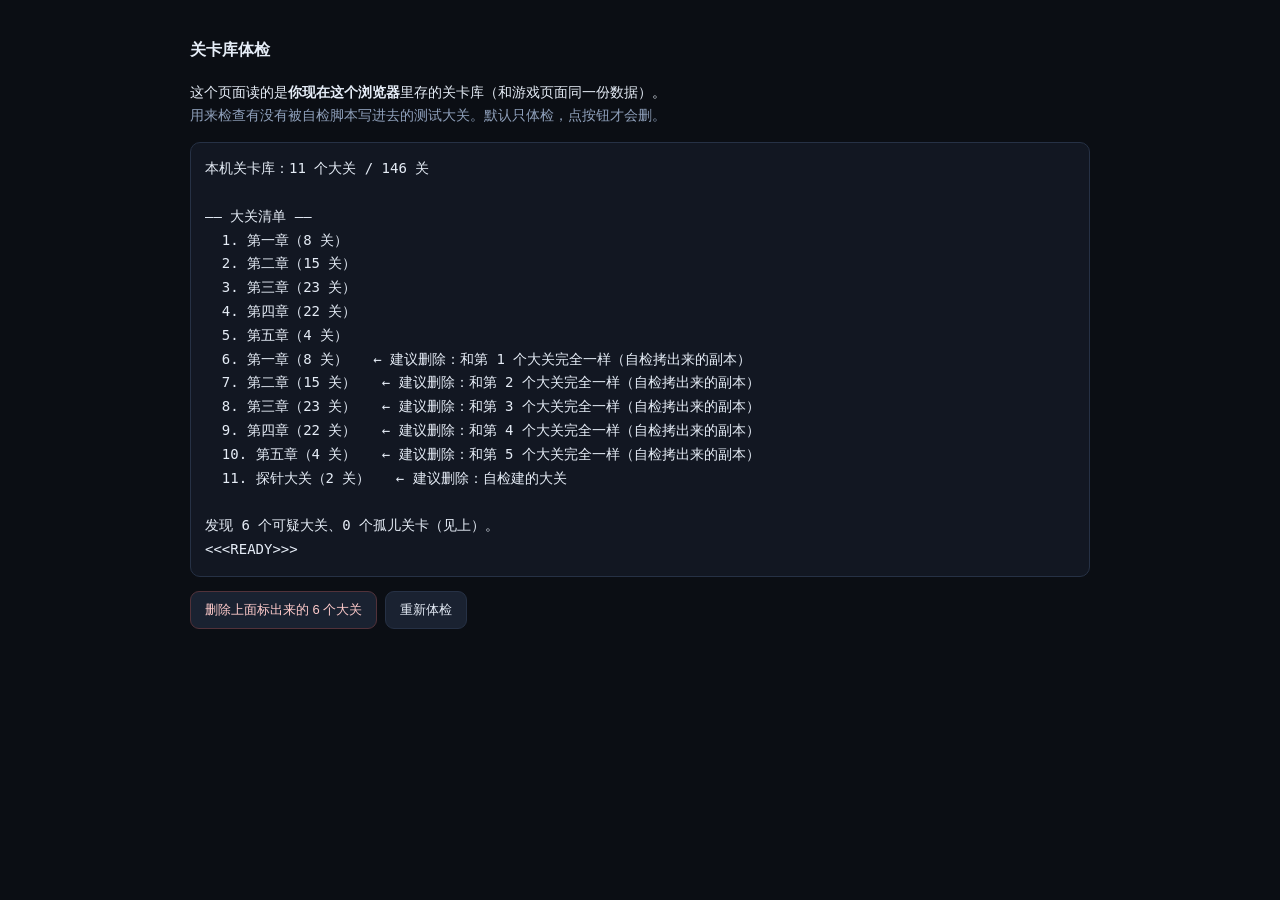
<file: tools/cleanup-library.html>
<!doctype html>
<html lang="zh-CN">
<head>
<meta charset="utf-8">
<title>体检 / 清理关卡库</title>
<style>
  body { background:#0b0e14; color:#e6edf7; font:14px/1.7 system-ui,"Microsoft YaHei",sans-serif; padding:20px; max-width:900px; margin:0 auto; }
  pre { white-space:pre-wrap; background:#121722; border:1px solid #263145; border-radius:10px; padding:14px; }
  button { background:#1a2231; color:#e6edf7; border:1px solid #263145; border-radius:9px; padding:9px 14px; cursor:pointer; font-size:13px; margin-right:8px; }
  button:hover { border-color:#3d4d6b; }
  button.danger { color:#fecaca; border-color:#52323a; }
  .ok { color:#34d399; } .bad { color:#f87171; } .warn { color:#fcd34d; } .dim { color:#8fa0bb; }
</style>
</head>
<body>
<h3>关卡库体检</h3>
<p>这个页面读的是<b>你现在这个浏览器</b>里存的关卡库（和游戏页面同一份数据）。<br>
   <span class="dim">用来检查有没有被自检脚本写进去的测试大关。默认只体检，点按钮才会删。</span></p>
<pre id="report">读取中…</pre>
<div id="actions"></div>

<script src="../js/core.js"></script>
<script src="../js/library.js"></script>
<script>
(function () {
  'use strict';
  var Lib = window.MPLibrary;
  var junk = [];          /* 判定为垃圾的大关 */
  var orphans = [];       /* 没有任何大关引用的孤儿关卡 */
  var AUTO = (location.hash === '#go');

  /* 自检脚本自己造出来的大关名（确定是垃圾） */
  var JUNK_NAMES = ['探针大关', '冒烟关卡', 'CtrlS 测试', '空关卡', '缩放测试'];

  function analyze() {
    var chapters = Lib.chapters();
    junk = []; orphans = [];
    var out = [];
    if (!chapters.length) { out.push('这个浏览器里没有关卡库（没什么要清的）。'); return { text: out.join('\n'), empty: true }; }

    var raw = null;
    try { raw = JSON.parse(localStorage.getItem('mp.library.v1') || 'null'); } catch (e) {}
    var allIds = raw && raw.levels ? Object.keys(raw.levels) : [];

    out.push('本机关卡库：' + chapters.length + ' 个大关 / ' + Lib.count() + ' 关');
    out.push('');

    function sig(ch) { return ch.name + '||' + ch.levels.map(function (l) { return l.name; }).join('|'); }
    var seen = {};
    out.push('—— 大关清单 ——');
    chapters.forEach(function (ch, i) {
      var s = sig(ch);
      var why = '';
      if (JUNK_NAMES.indexOf(ch.name) >= 0) why = '自检建的大关';
      else if (seen[s] !== undefined) why = '和第 ' + (seen[s] + 1) + ' 个大关完全一样（自检拷出来的副本）';
      else seen[s] = i;
      if (why) junk.push({ ch: ch, why: why });
      out.push('  ' + (i + 1) + '. ' + ch.name + '（' + ch.levels.length + ' 关）' +
        (why ? '   ← 建议删除：' + why : ''));
    });

    var referenced = {};
    chapters.forEach(function (ch) {
      if (junk.some(function (j) { return j.ch.id === ch.id; })) return;
      ch.levels.forEach(function (l) { referenced[l.id] = 1; });
    });
    orphans = allIds.filter(function (id) {
      if (referenced[id]) return false;
      return !junk.some(function (j) { return j.ch.levels.some(function (l) { return l.id === id; }); });
    });

    out.push('');
    if (!junk.length && !orphans.length) {
      out.push('✓ 干净：没有发现自检留下的东西。');
    } else {
      out.push('发现 ' + junk.length + ' 个可疑大关、' + orphans.length + ' 个孤儿关卡（见上）。');
    }
    return { text: out.join('\n'), empty: false };
  }

  function render() {
    var r = analyze();
    document.getElementById('report').textContent = r.text;
    var box = document.getElementById('actions');
    box.innerHTML = '';
    if (r.empty) return;

    if (junk.length || orphans.length) {
      var b = document.createElement('button');
      b.className = 'danger';
      b.textContent = '删除上面标出来的 ' + junk.length + ' 个大关' + (orphans.length ? ' + ' + orphans.length + ' 个孤儿关卡' : '');
      b.onclick = function () {
        if (!confirm('确定删除这些吗？\n\n' + junk.map(function (j) { return j.ch.name; }).join('、') +
          (orphans.length ? '\n（另有 ' + orphans.length + ' 个孤儿关卡）' : '') +
          '\n\n你其它的关卡不会被碰到。想先留个底就取消，回编辑器「导出整个关卡库」备份一下再回来。')) return;
        junk.forEach(function (j) { Lib.removeChapter(j.ch.id); });
        if (orphans.length) Lib.removeLevels(orphans);
        render();
        alert('删好了。现在剩 ' + Lib.chapters().length + ' 个大关 / ' + Lib.count() + ' 关。');
      };
      box.appendChild(b);
    }
    var b2 = document.createElement('button');
    b2.textContent = '重新体检';
    b2.onclick = render;
    box.appendChild(b2);
  }

  render();

  /* 供无头自检使用：带 #go 时自动执行（无头下 confirm 会被自动取消，所以这里不走 confirm） */
  if (AUTO && (junk.length || orphans.length)) {
    junk.forEach(function (j) { Lib.removeChapter(j.ch.id); });
    if (orphans.length) Lib.removeLevels(orphans);
    render();
    document.getElementById('report').textContent += '\n\n<<<AUTO-CLEANED>>>';
  }
  document.getElementById('report').textContent += '\n<<<READY>>>';
})();
</script>
</body>
</html>
</file>
<file: css/style.css>
/* =============================================================================
 * 机关谜题 — 界面样式
 * ========================================================================== */
:root {
  --bg: #0b0e14;
  --bg2: #111725;
  --panel: #151b28;
  --panel2: #1a2231;
  --line: #263145;
  --text: #e6edf7;
  --dim: #8fa0bb;
  --accent: #38bdf8;
  --accent2: #a78bfa;
  --ok: #34d399;
  --bad: #f87171;
  --gold: #fbbf24;
}

* { box-sizing: border-box; }
/* hidden 属性必须真的隐藏：下面很多块自带 display:flex，会盖掉浏览器默认的 [hidden] 规则 */
[hidden] { display: none !important; }
html, body { height: 100%; }
body {
  margin: 0;
  background: radial-gradient(1200px 700px at 70% -10%, #162036 0%, var(--bg) 60%);
  color: var(--text);
  font: 14px/1.55 system-ui, -apple-system, "Segoe UI", "Microsoft YaHei", sans-serif;
  overflow: hidden;
}

#app { display: flex; flex-direction: column; height: 100vh; }

/* ---------------------------------------------------------------- 顶栏 */
.topbar {
  display: flex; align-items: center; gap: 14px;
  padding: 10px 16px;
  border-bottom: 1px solid var(--line);
  background: rgba(12,16,25,0.85);
  backdrop-filter: blur(8px);
  flex: none;
}
.brand { display: flex; align-items: center; gap: 9px; font-weight: 700; letter-spacing: 0.5px; font-size: 16px; }
.brand .tiny { font-size: 11px; font-weight: 400; color: var(--dim); margin-left: 6px; letter-spacing: 0; }
.logo {
  width: 16px; height: 16px; border-radius: 5px;
  background: linear-gradient(135deg, var(--accent), var(--accent2));
  box-shadow: 0 0 14px rgba(56,189,248,0.55);
}
.tabs { display: flex; gap: 6px; margin-left: 10px; }
.tab {
  border: 1px solid var(--line); background: var(--panel); color: var(--dim);
  padding: 6px 14px; border-radius: 9px; cursor: pointer; font-size: 13px;
  transition: .16s;
}
.tab:hover { color: var(--text); border-color: #33415c; }
.tab.is-on { color: #06121c; background: linear-gradient(135deg, var(--accent), #7dd3fc); border-color: transparent; font-weight: 600; }
.grow { flex: 1; }
.chk { display: flex; align-items: center; gap: 5px; color: var(--dim); font-size: 12px; user-select: none; cursor: pointer; }
.chk input { accent-color: var(--accent); }

/* ---------------------------------------------------------------- 按钮 */
.btn {
  border: 1px solid var(--line); background: var(--panel2); color: var(--text);
  padding: 7px 12px; border-radius: 9px; cursor: pointer; font-size: 13px;
  transition: .14s; white-space: nowrap;
}
.btn:hover { border-color: #3d4d6b; background: #202a3d; }
.btn:active { transform: translateY(1px); }
.btn.primary { background: linear-gradient(135deg, #0ea5e9, #38bdf8); border-color: transparent; color: #05121c; font-weight: 600; }
.btn.primary:hover { filter: brightness(1.08); }
.btn.danger { color: #fecaca; border-color: #52323a; }
.btn.danger:hover { background: #3a2028; }
.btn.ghost { background: transparent; }
.btn:disabled { opacity: .45; cursor: not-allowed; }

/* ---------------------------------------------------------------- 布局 */
main { flex: 1; display: flex; min-height: 0; }
.board-col { flex: 1; display: flex; flex-direction: column; min-width: 0; }
.board-head { display: flex; align-items: baseline; gap: 12px; padding: 12px 18px 4px; }
.board-head h1 { font-size: 17px; margin: 0; font-weight: 650; }
.board-head .sub { color: var(--dim); font-size: 12px; }
.board-wrap { flex: 1; position: relative; min-height: 0; padding: 6px 12px; }
#board { width: 100%; height: 100%; display: block; border-radius: 14px; }
.board-foot { display: flex; align-items: center; gap: 10px; padding: 8px 18px 12px; font-size: 12.5px; }
.hint { color: var(--dim); }

/* ---------------------------------------------------------------- 中间操作条 */
.board-bar {
  display: flex; align-items: center; justify-content: center; flex-wrap: wrap;
  gap: 8px; padding: 7px 18px 3px;
}
.board-bar .btn { padding: 6px 11px; font-size: 12.5px; display: inline-flex; align-items: center; }
.bar-sep { width: 1px; height: 20px; background: var(--line); margin: 0 4px; }
kbd {
  font: 11px/1 ui-monospace, Consolas, monospace;
  background: #0d131f; border: 1px solid var(--line); border-bottom-width: 2px;
  border-radius: 5px; padding: 2px 4px; color: #9fb3d1; margin-left: 3px;
}
.keys { font-size: 12px; color: var(--dim); display: flex; flex-direction: column; gap: 5px; }
.keys div { display: flex; align-items: center; gap: 3px; flex-wrap: wrap; }
.hint.dim { opacity: .7; }
.hint b { color: var(--text); font-weight: 600; }

/* ---------------------------------------------------------------- 侧栏 */
.side {
  width: 336px; flex: none; border-left: 1px solid var(--line);
  background: linear-gradient(180deg, rgba(21,27,40,0.9), rgba(14,19,29,0.9));
  overflow-y: auto; padding: 12px;
}
.side::-webkit-scrollbar { width: 9px; }
.side::-webkit-scrollbar-thumb { background: #2b3648; border-radius: 6px; }
.panel { display: flex; flex-direction: column; gap: 12px; }
.sec { background: var(--panel); border: 1px solid var(--line); border-radius: 12px; padding: 11px; }
.sec-title { font-size: 12px; font-weight: 650; color: var(--dim); letter-spacing: .4px; margin-bottom: 9px; display: flex; align-items: baseline; gap: 8px; }
.sec-title small { font-weight: 400; opacity: .72; font-size: 11px; letter-spacing: 0; }
.row { display: flex; gap: 8px; margin-top: 8px; flex-wrap: wrap; }
.row.center { justify-content: center; }
.input, .num {
  width: 100%; background: #0e1420; border: 1px solid var(--line); color: var(--text);
  border-radius: 9px; padding: 7px 10px; font-size: 13px; font-family: inherit;
}
.num { width: 62px; }
.input:focus, .num:focus { outline: none; border-color: var(--accent); }
.mini { display: flex; align-items: center; gap: 6px; color: var(--dim); font-size: 12px; }
.stat { display: flex; justify-content: space-between; padding: 4px 0; font-size: 13px; color: var(--dim); }
.stat b { color: var(--text); font-variant-numeric: tabular-nums; }
.note { color: var(--dim); font-size: 12px; margin-top: 6px; min-height: 18px; }
.inspect { font-size: 12.5px; color: var(--dim); min-height: 44px; }
.inspect b { color: var(--text); }
.inspect .ok { color: var(--ok); }
.inspect .bad { color: var(--bad); }

/* ---------------------------------------------------------------- 调色板 */
.palette { display: flex; flex-direction: column; gap: 10px; }
.pal-group { }
.pal-title { font-size: 11.5px; color: var(--dim); margin: 2px 0 5px; display: flex; justify-content: space-between; }
.pal-title em { font-style: normal; opacity: .6; }
.pal-btns { display: flex; flex-wrap: wrap; gap: 6px; }
.pal-btn {
  position: relative; padding: 3px; border-radius: 10px; cursor: pointer;
  border: 1px solid var(--line); background: #101725; transition: .12s;
  display: flex; flex-direction: column; align-items: center; gap: 2px;
}
.pal-btn:hover { border-color: #3d4d6b; transform: translateY(-1px); }
.pal-btn.is-on { border-color: var(--accent); box-shadow: 0 0 0 1px var(--accent), 0 0 14px rgba(56,189,248,.35); background: #14202f; }
.pal-btn canvas { display: block; border-radius: 8px; }
.pal-btn .lbl { font-size: 9.5px; color: var(--dim); max-width: 54px; text-align: center; line-height: 1.15; }
.pal-btn.is-on .lbl { color: var(--text); }

/* ---------------------------------------------------------------- 提示条 */
.toast {
  position: fixed; left: 50%; bottom: 26px; transform: translateX(-50%);
  background: rgba(20,26,38,0.96); border: 1px solid var(--line);
  color: var(--text); padding: 9px 16px; border-radius: 11px; font-size: 13px;
  box-shadow: 0 10px 30px rgba(0,0,0,.45); z-index: 60; max-width: 70vw;
}
.toast.bad { border-color: #5b2b33; color: #fecdd3; }
.toast.ok { border-color: #1f5c46; color: #bbf7d0; }

/* ---------------------------------------------------------------- 通关 */
.win-banner {
  position: absolute; inset: 0; display: flex; align-items: center; justify-content: center;
  background: rgba(6,10,16,0.55); border-radius: 14px; animation: fade .25s ease;
  z-index: 20;
}
.win-card {
  background: linear-gradient(180deg, #16202f, #101722);
  border: 1px solid #2f4460; border-radius: 16px; padding: 22px 30px;
  text-align: center; box-shadow: 0 20px 60px rgba(0,0,0,.6);
  animation: pop .32s cubic-bezier(.2,1.5,.4,1);
}
.win-title { font-size: 26px; font-weight: 800; letter-spacing: 4px; background: linear-gradient(135deg,#fde68a,#fbbf24,#f59e0b); -webkit-background-clip: text; background-clip: text; color: transparent; }
.win-sub { color: var(--dim); margin: 8px 0 14px; font-size: 13px; }
@keyframes pop { from { transform: scale(.82); opacity: 0; } to { transform: scale(1); opacity: 1; } }
@keyframes fade { from { opacity: 0; } to { opacity: 1; } }

/* ---------------------------------------------------------------- 弹窗 */
.modal { position: fixed; inset: 0; background: rgba(4,7,12,0.7); display: flex; align-items: center; justify-content: center; z-index: 80; }
.modal-box {
  width: min(880px, 92vw); max-height: 86vh; display: flex; flex-direction: column;
  background: var(--bg2); border: 1px solid var(--line); border-radius: 14px; overflow: hidden;
  box-shadow: 0 24px 70px rgba(0,0,0,.6);
}
.modal-head { display: flex; align-items: center; justify-content: space-between; padding: 12px 16px; border-bottom: 1px solid var(--line); }
.modal-body { padding: 16px; overflow-y: auto; }
.modal-body textarea {
  width: 100%; height: 46vh; background: #0b111c; color: #cfe3ff; border: 1px solid var(--line);
  border-radius: 10px; padding: 12px; font: 12px/1.5 ui-monospace, Consolas, monospace; resize: vertical;
}
.help-grid { display: grid; grid-template-columns: repeat(auto-fill, minmax(250px, 1fr)); gap: 12px; }
.help-card { background: var(--panel); border: 1px solid var(--line); border-radius: 12px; padding: 10px 12px; display: flex; gap: 10px; }
.help-card .hc-body { min-width: 0; }
.help-card .hc-name { font-weight: 650; font-size: 13.5px; margin-bottom: 3px; }
.help-card .hc-tip { color: var(--dim); font-size: 12px; }
.help-card .hc-states { color: #93a7c4; font-size: 11px; margin-top: 5px; }
.help-h { font-size: 13px; font-weight: 700; margin: 18px 0 8px; color: var(--accent); }
.help-list { color: var(--dim); font-size: 12.5px; padding-left: 18px; margin: 0; }
.help-list li { margin: 4px 0; }
.help-list b { color: var(--text); }

/* ---------------------------------------------------------------- 体检 */
.checkup { font-size: 12px; color: var(--dim); }
.checkup .warn { color: #fcd34d; }
.checkup .good { color: var(--ok); }
.checkup div { margin: 3px 0; }

/* ---------------------------------------------------------------- 编辑器左侧关卡信息栏 */
.side.left {
  width: 268px; border-left: none; border-right: 1px solid var(--line);
  background: linear-gradient(180deg, rgba(21,27,40,0.9), rgba(14,19,29,0.9));
}
.tree { font-size: 13px; }
.tree-chapter { margin-bottom: 6px; }
.tree-head {
  display: flex; align-items: center; gap: 6px; padding: 4px 6px;
  border-radius: 8px; cursor: pointer; user-select: none;
}
.tree-head:hover { background: #1b2333; }
.tree-head .caret { width: 12px; color: var(--dim); display: inline-block; transition: transform .15s; }
.tree-head.collapsed .caret { transform: rotate(-90deg); }
.tree-head b { font-weight: 600; }
.tree-head .cnt { margin-left: auto; color: var(--dim); font-size: 11px; }
.mini-btn {
  border: 1px solid var(--line); background: var(--panel2); color: var(--text);
  width: 22px; height: 22px; line-height: 1; border-radius: 7px; cursor: pointer;
  font-size: 13px; padding: 0; display: flex; align-items: center; justify-content: center;
}
.mini-btn:hover { border-color: var(--accent); color: var(--accent); }
.tree-levels { margin-left: 9px; border-left: 1px dashed #2b3648; padding-left: 7px; }
.tree-item {
  display: flex; align-items: center; gap: 6px; padding: 4px 8px;
  border-radius: 8px; cursor: pointer; color: var(--dim);
}
.tree-item:hover { background: #1b2333; color: var(--text); }
.tree-item.is-on { background: #14202f; color: var(--text); box-shadow: inset 0 0 0 1px var(--accent); }
.tree-item .num { color: #7f93b3; font-size: 11.5px; min-width: 26px; font-variant-numeric: tabular-nums; }
.tree-item .ok { margin-left: auto; color: var(--ok); font-size: 11px; }
.tree-empty { color: var(--dim); font-size: 12px; padding: 3px 8px; opacity: .8; }

/* ---------------------------------------------------------------- 游玩：关卡选择界面 */
.stage { flex: 1; display: flex; flex-direction: column; min-height: 0; }
.select-screen { flex: 1; overflow-y: auto; padding: 20px 26px 40px; }
.select-screen::-webkit-scrollbar { width: 9px; }
.select-screen::-webkit-scrollbar-thumb { background: #2b3648; border-radius: 6px; }
.select-inner { max-width: 1020px; margin: 0 auto; }
.select-head { display: flex; align-items: baseline; gap: 14px; margin-bottom: 18px; }
.select-title { font-size: 22px; font-weight: 700; letter-spacing: 1px; }
.chapter-block { margin-bottom: 20px; }
.chapter-title { font-size: 14px; font-weight: 650; margin-bottom: 9px; display: flex; align-items: baseline; gap: 10px; }
.chapter-title .hint { font-weight: 400; font-size: 12px; }
.level-grid { display: grid; grid-template-columns: repeat(auto-fill, minmax(150px, 1fr)); gap: 10px; }
.level-card {
  text-align: left; background: var(--panel); border: 1px solid var(--line);
  border-radius: 12px; padding: 10px 12px; cursor: pointer; color: var(--text);
  display: flex; flex-direction: column; gap: 1px; transition: .14s; font-family: inherit;
}
.level-card:hover { border-color: #3d4d6b; transform: translateY(-1px); background: #1b2433; }
.level-card.is-cleared { border-color: #23604a; background: linear-gradient(180deg, #12241e, #111a20); }
.level-card .lc-num { font-size: 11px; color: var(--dim); font-variant-numeric: tabular-nums; }
.level-card .lc-name { font-size: 13.5px; font-weight: 600; }
.level-card .lc-size { font-size: 11px; color: var(--dim); }
.level-card.is-cleared .lc-num { color: var(--ok); }
.level-card .lc-thumb {
  display: block; width: 100%; height: auto; border-radius: 8px; margin-bottom: 7px;
  background: #0e1420; border: 1px solid rgba(255,255,255,0.06);
}
.select-tools { display: flex; align-items: center; gap: 12px; margin-top: 8px; }

/* ---------------------------------------------------------------- 内置关卡包说明 */
.seed-note {
  background: linear-gradient(180deg, #17222f, #131a26);
  border: 1px solid #355074; border-left: 3px solid var(--accent);
  border-radius: 12px; padding: 12px 14px; margin-bottom: 18px; font-size: 13px;
}
.seed-note b { color: var(--accent); }
.seed-note .sn-body { color: var(--dim); font-size: 12.5px; margin-top: 4px; }
.seed-note .sn-row { display: flex; align-items: center; gap: 12px; margin-top: 10px; flex-wrap: wrap; }
/* 「内置关卡包有新版」提示：比普通说明条更醒目一点 */
.seed-note.is-update {
  background: linear-gradient(180deg, #20203a, #17182a);
  border-color: #4b4370; border-left-color: var(--accent2);
}
.seed-note.is-update b { color: var(--accent2); }
/* 换库前的备份条：低调，别抢戏 */
.seed-note.is-backup {
  background: #141a22; border-color: #2b3646; border-left-color: #46586f;
  margin-top: -8px;
}
.seed-note.is-backup b { color: var(--dim); }
</file>
